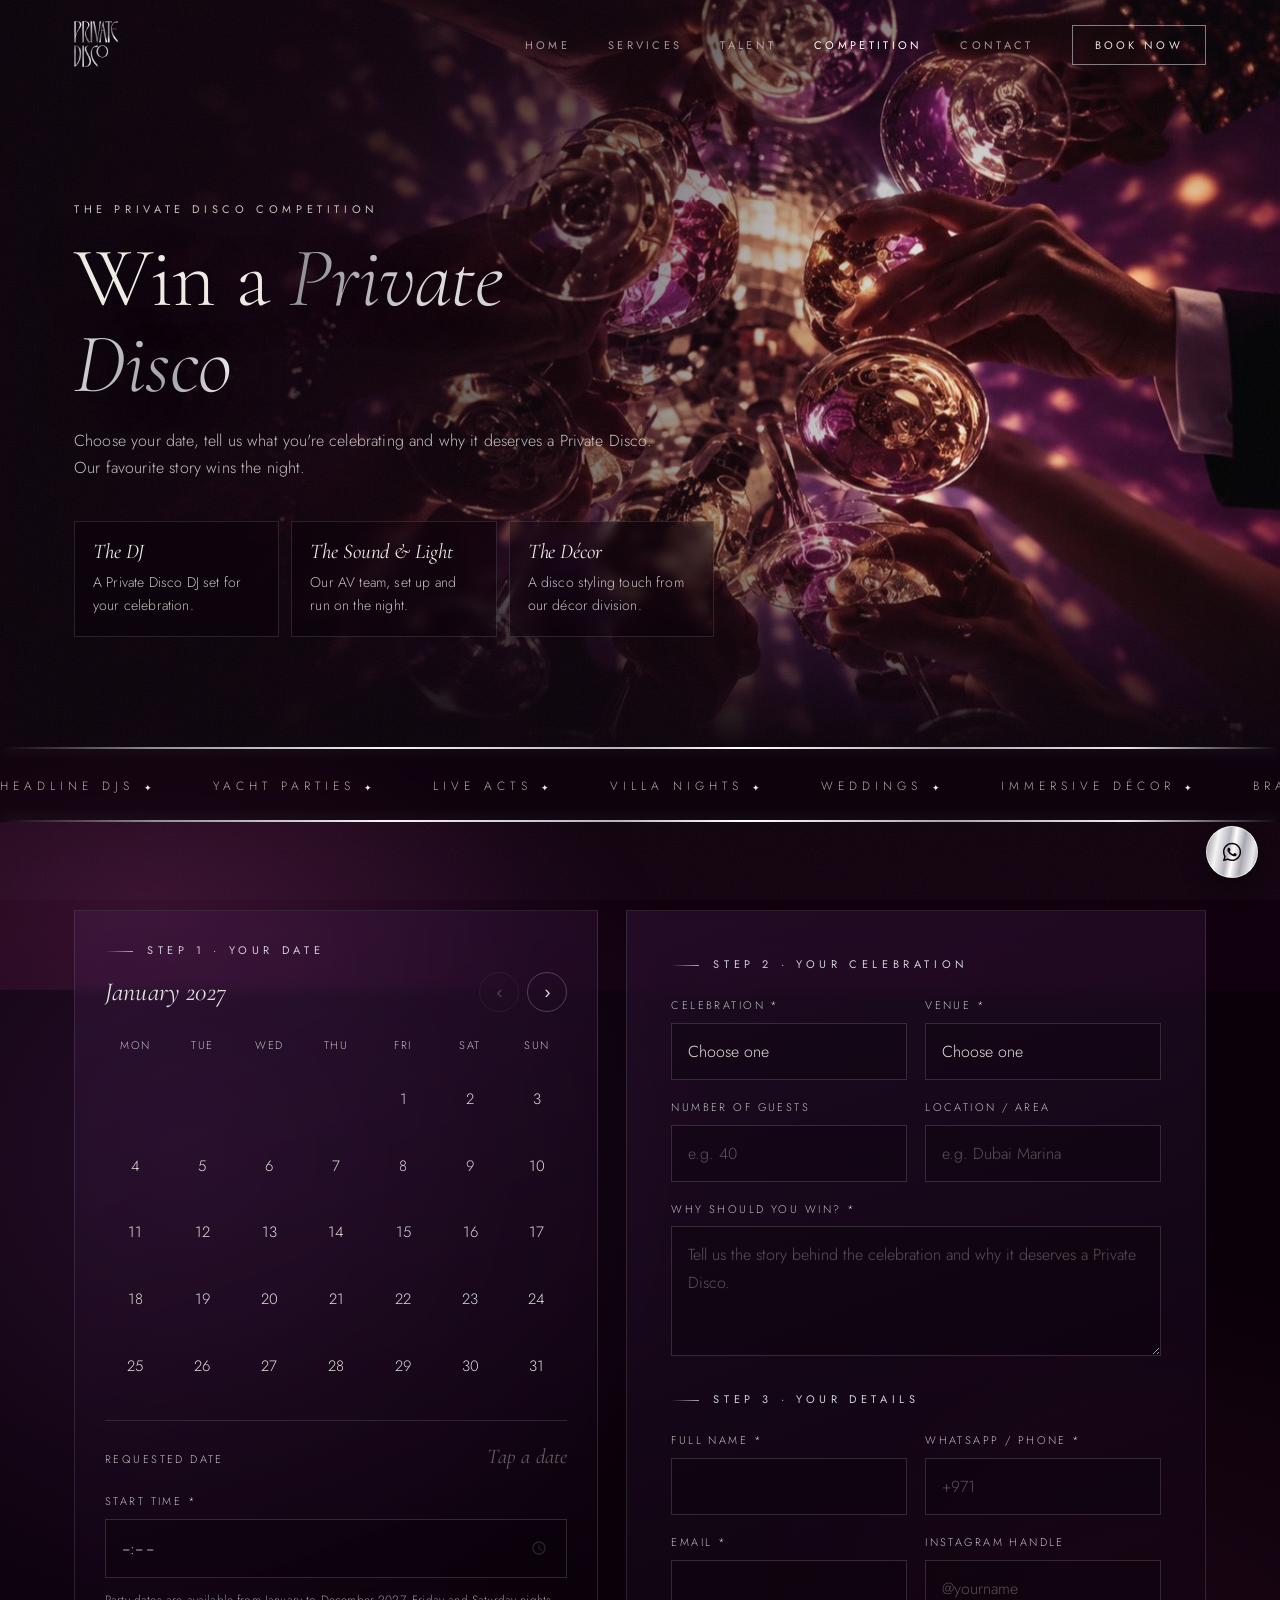
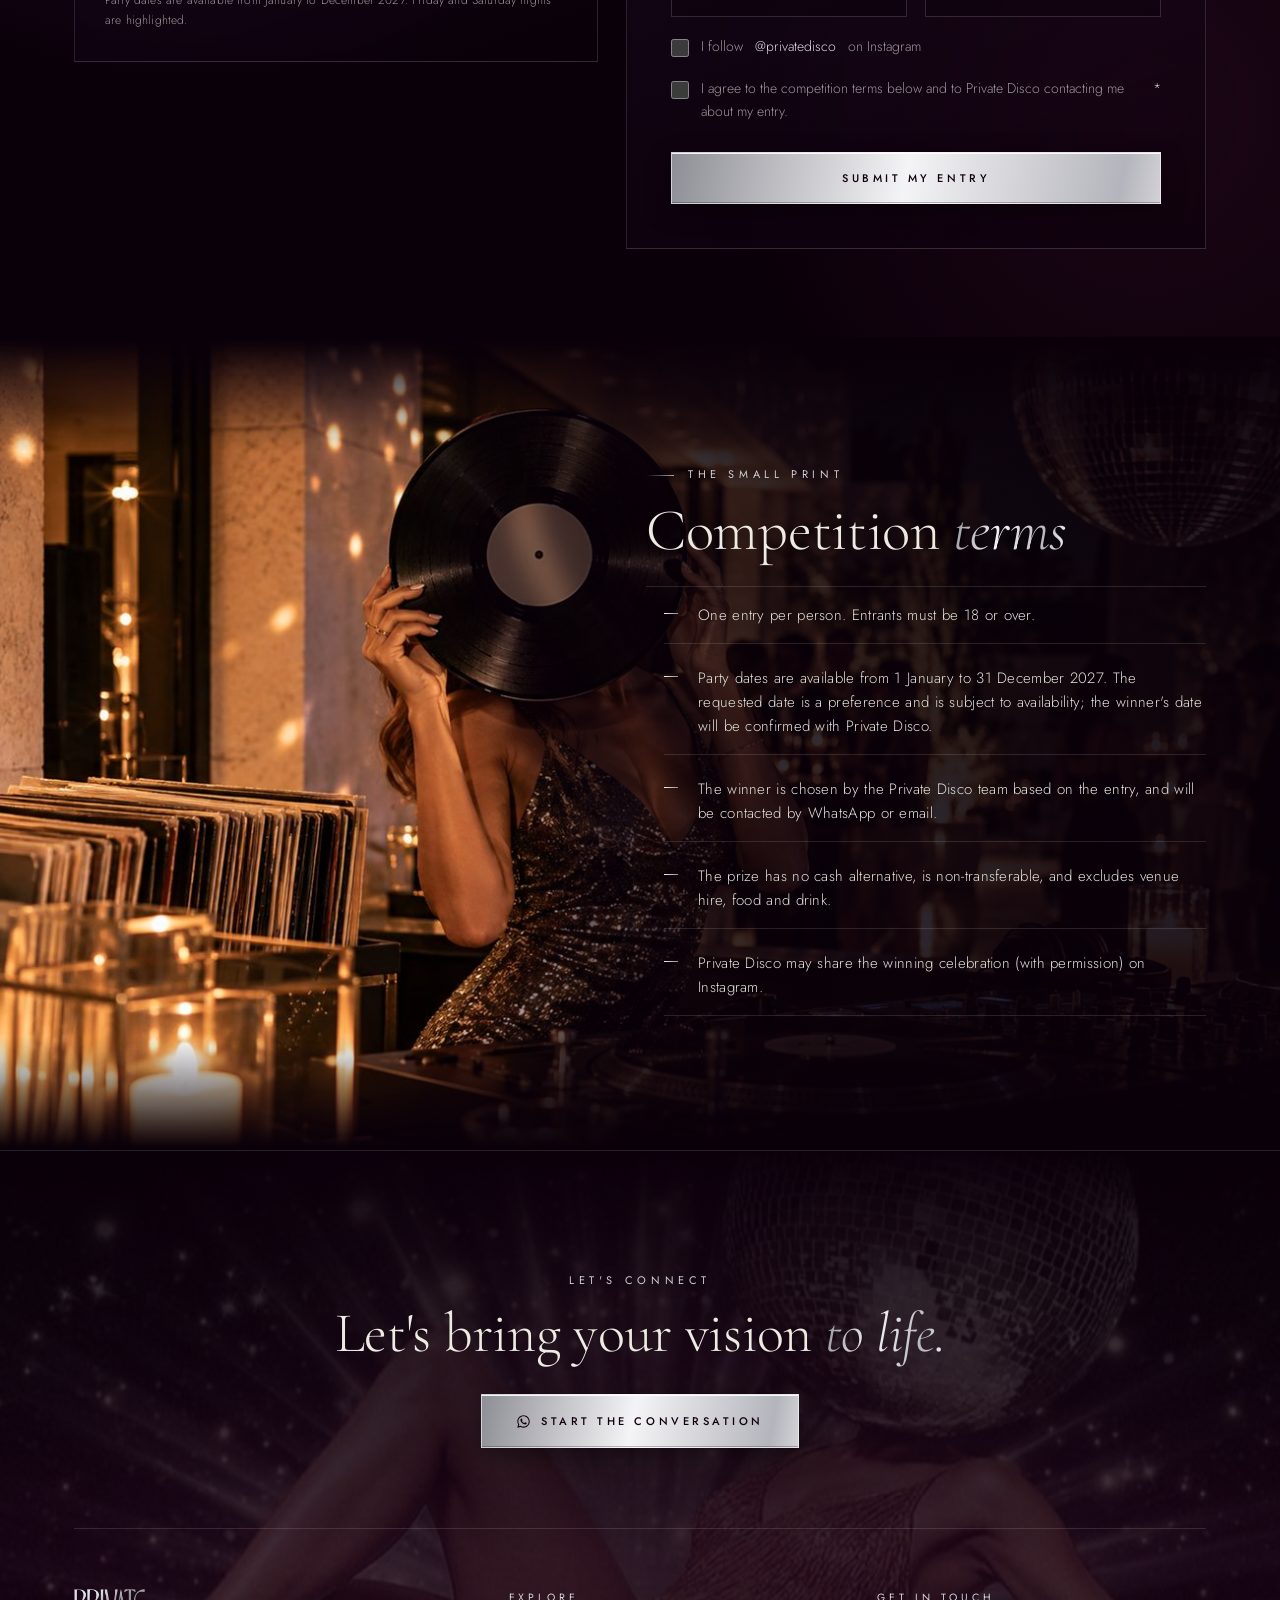
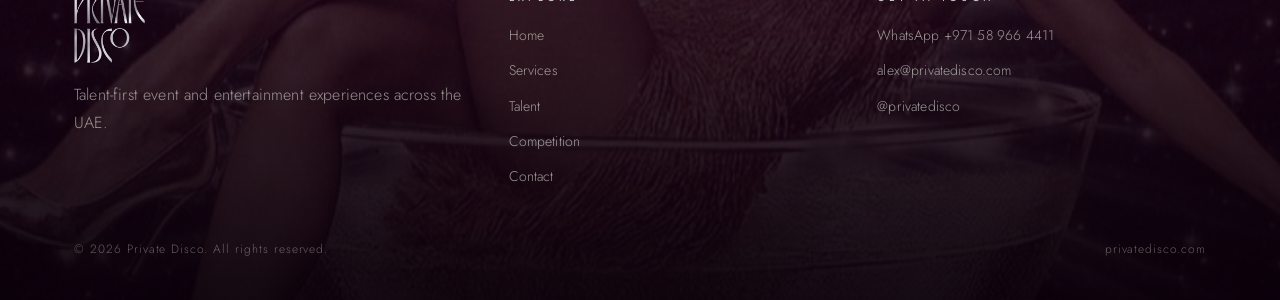
<file: competition.html>
<!doctype html>
<html lang="en">
<head>
<meta charset="utf-8">
<meta name="viewport" content="width=device-width, initial-scale=1">
<title>Win a Private Disco | Party Competition Dubai & UAE</title>
<meta name="description" content="Enter the Private Disco competition: pick your date, tell us what you're celebrating, and you could win a DJ set, sound and lighting, and disco styling for your party in the UAE.">
<link rel="canonical" href="https://privatedisco.com/competition.html">
<meta name="robots" content="index, follow, max-image-preview:large">
<meta property="og:type" content="website">
<meta property="og:site_name" content="Private Disco">
<meta property="og:locale" content="en_AE">
<meta property="og:title" content="Win a Private Disco | Party Competition Dubai & UAE">
<meta property="og:description" content="Enter the Private Disco competition: pick your date, tell us what you're celebrating, and you could win a DJ set, sound and lighting, and disco styling for your party in the UAE.">
<meta property="og:url" content="https://privatedisco.com/competition.html">
<meta property="og:image" content="https://privatedisco.com/assets/og-image.jpg">
<meta property="og:image:width" content="1200">
<meta property="og:image:height" content="630">
<meta name="twitter:card" content="summary_large_image">
<meta name="twitter:title" content="Win a Private Disco | Party Competition Dubai & UAE">
<meta name="twitter:description" content="Enter the Private Disco competition: pick your date, tell us what you're celebrating, and you could win a DJ set, sound and lighting, and disco styling for your party in the UAE.">
<meta name="twitter:image" content="https://privatedisco.com/assets/og-image.jpg">
<link rel="apple-touch-icon" href="assets/icon.png">
<script type="application/ld+json">{"@context": "https://schema.org", "@type": "BreadcrumbList", "itemListElement": [{"@type": "ListItem", "position": 1, "name": "Home", "item": "https://privatedisco.com/"}, {"@type": "ListItem", "position": 2, "name": "Competition", "item": "https://privatedisco.com/competition.html"}]}</script>
<meta name="theme-color" content="#0A000A">
<link rel="icon" href="assets/favicon.png">
<link rel="preconnect" href="https://fonts.googleapis.com"><link rel="preconnect" href="https://fonts.gstatic.com" crossorigin>
<link href="https://fonts.googleapis.com/css2?family=Cormorant+Garamond:ital,wght@0,300;0,400;0,500;1,300;1,400;1,500&family=Jost:wght@300;400;500&display=swap" rel="stylesheet">
<link rel="stylesheet" href="css/style.css?v=20261021121000">
</head>
<body data-page="competition">
<div id="site-header"></div>

<main>
  <div class="page-banner bsplit">
    <div class="banner-bg" style="background-image:url(assets/banners/cheers-competition.jpg);background-position:right center"></div>
    <header class="page-hero wrap">
    <p class="eyebrow">The Private Disco Competition</p>
    <h1>Win a <span class="metal">Private Disco</span></h1>
    <p>Choose your date, tell us what you're celebrating and why it deserves a Private Disco. Our favourite story wins the night.</p>
    <div class="prize wrap" style="padding:0;text-align:left">
      <div><h3>The DJ</h3><p>A Private Disco DJ set for your celebration.</p></div>
      <div><h3>The Sound &amp; Light</h3><p>Our AV team, set up and run on the night.</p></div>
      <div><h3>The Décor</h3><p>A disco styling touch from our décor division.</p></div>
    </div>
  </header>
  </div>

  <section class="wrap tone tone-a">
    <form id="comp-form" novalidate>
      <div class="comp-layout">
        <!-- Calendar -->
        <div class="calendar" id="calendar" aria-label="Choose your event date">
          <p class="eyebrow" style="margin-bottom:10px">Step 1 · Your date</p>
          <div class="cal-head">
            <span class="cal-title" id="cal-title">Month</span>
            <div class="cal-nav">
              <button type="button" id="cal-prev" aria-label="Previous month">‹</button>
              <button type="button" id="cal-next" aria-label="Next month">›</button>
            </div>
          </div>
          <div class="cal-grid" id="cal-grid"></div>
          <div class="cal-picked">
            <span class="label">Requested date</span>
            <strong id="cal-picked" class="none">Tap a date</strong>
          </div>
          <div class="field" style="margin-top:18px">
            <label for="time">Start time <span class="req">*</span></label>
            <input id="time" name="time" type="time" required>
          </div>
          <p class="cal-hint" style="margin-top:12px">Party dates are available from January to December 2027. Friday and Saturday nights are highlighted.</p>
        </div>

        <!-- Details -->
        <div class="form-card">
          <p class="eyebrow" style="margin-bottom:22px">Step 2 · Your celebration</p>
          <div class="form-grid">
            <div class="field">
              <label for="celebration">Celebration <span class="req">*</span></label>
              <select id="celebration" name="celebration" required>
                <option value="">Choose one</option>
                <option>Birthday</option><option>Engagement</option><option>Wedding</option><option>Anniversary</option>
                <option>Bachelor / Bachelorette</option><option>Graduation</option><option>Corporate event</option><option>Just because</option><option>Other</option>
              </select>
            </div>
            <div class="field">
              <label for="venue">Venue <span class="req">*</span></label>
              <select id="venue" name="venue" required>
                <option value="">Choose one</option>
                <option>Yacht</option><option>Villa</option><option>Hotel / venue</option><option>Other</option><option>Not decided yet</option>
              </select>
            </div>
            <div class="field">
              <label for="guests">Number of guests</label>
              <input id="guests" name="guests" type="number" min="1" max="1000" placeholder="e.g. 40">
            </div>
            <div class="field">
              <label for="location">Location / area</label>
              <input id="location" name="location" placeholder="e.g. Dubai Marina">
            </div>
            <div class="field full">
              <label for="why">Why should you win? <span class="req">*</span></label>
              <textarea id="why" name="why" required maxlength="1500" placeholder="Tell us the story behind the celebration and why it deserves a Private Disco."></textarea>
            </div>
          </div>

          <p class="eyebrow" style="margin:34px 0 22px">Step 3 · Your details</p>
          <div class="form-grid">
            <div class="field">
              <label for="name">Full name <span class="req">*</span></label>
              <input id="name" name="name" autocomplete="name" required>
            </div>
            <div class="field">
              <label for="phone">WhatsApp / phone <span class="req">*</span></label>
              <input id="phone" name="phone" type="tel" autocomplete="tel" placeholder="+971" required>
            </div>
            <div class="field">
              <label for="email">Email <span class="req">*</span></label>
              <input id="email" name="email" type="email" autocomplete="email" required>
            </div>
            <div class="field">
              <label for="insta">Instagram handle</label>
              <input id="insta" name="insta" placeholder="@yourname">
            </div>
            <div class="field full">
              <label class="check"><input type="checkbox" id="follow" name="follow"> I follow <a data-ig style="color:var(--brass-2)" data-text="ig">@privatedisco</a> on Instagram</label>
            </div>
            <div class="field full">
              <label class="check"><input type="checkbox" id="terms" name="terms" required> I agree to the competition terms below and to Private Disco contacting me about my entry. <span class="req">*</span></label>
            </div>
          </div>
          <button class="btn btn-metal" type="submit" style="margin-top:28px;width:100%">Submit my entry</button>
          <div class="form-status" id="comp-status" role="status" aria-live="polite"></div>
        </div>
      </div>
    </form>
  </section>

  <section class="terms-flow">
    <div class="tf-faint" style="background-image:url(assets/photos/vinyl-terrace.jpg)" aria-hidden="true"></div>
    <div class="tf-img" role="img" aria-label="Woman holding a vinyl record at a candlelit DJ booth under a mirror ball" style="background-image:url(assets/photos/vinyl-terrace.jpg)"></div>
    <div class="wrap">
      <div class="terms reveal">
        <p class="eyebrow">The small print</p>
        <h2>Competition <span class="metal">terms</span></h2>
        <ul class="ticks">
          <li>One entry per person. Entrants must be 18 or over.</li>
          <li>Party dates are available from 1 January to 31 December 2027. The requested date is a preference and is subject to availability; the winner's date will be confirmed with Private Disco.</li>
          <li>The winner is chosen by the Private Disco team based on the entry, and will be contacted by WhatsApp or email.</li>
          <li>The prize has no cash alternative, is non-transferable, and excludes venue hire, food and drink.</li>
          <li>Private Disco may share the winning celebration (with permission) on Instagram.</li>
        </ul>
      </div>
    </div>
  </section>
</main>

<div id="site-footer"></div>
<script src="js/config.js?v=20261021121000"></script>
<script src="js/main.js?v=20261021121000"></script>
<script src="js/competition.js?v=20261021121000"></script>
</body>
</html>
</file>
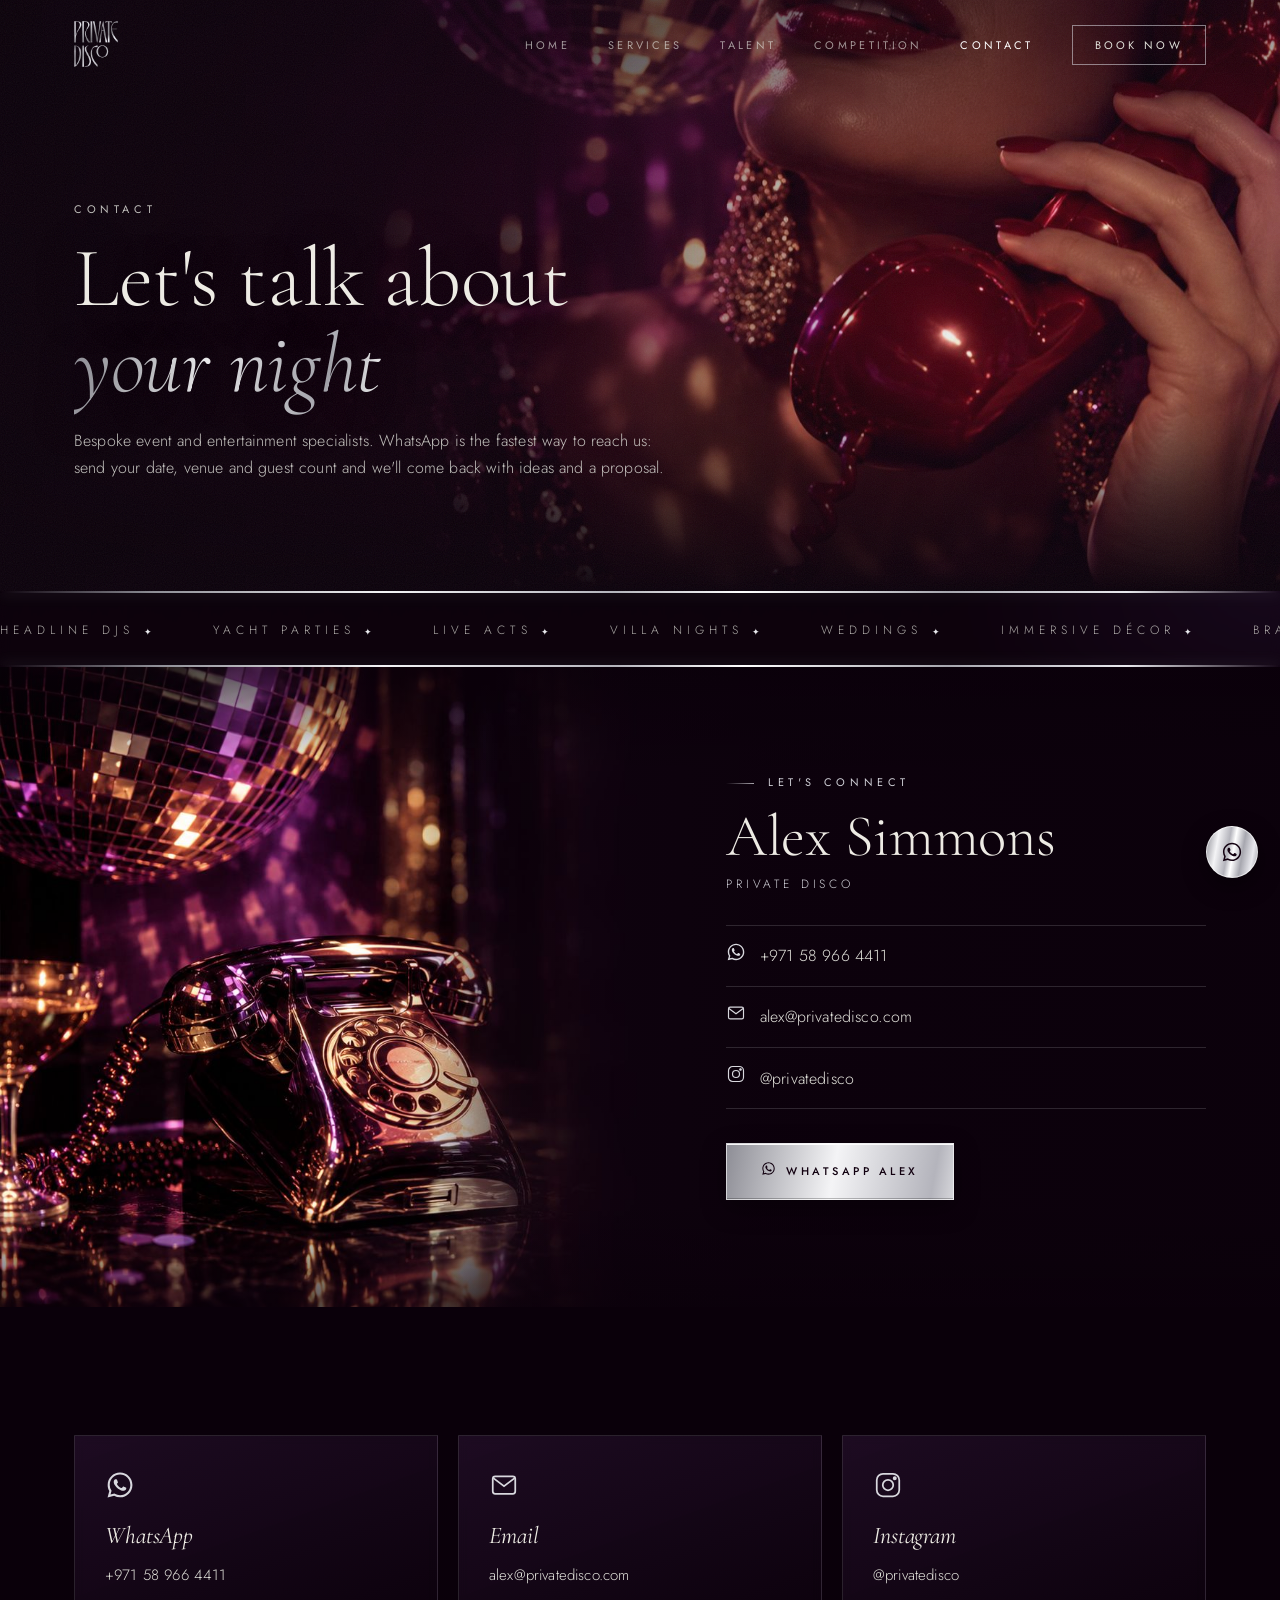
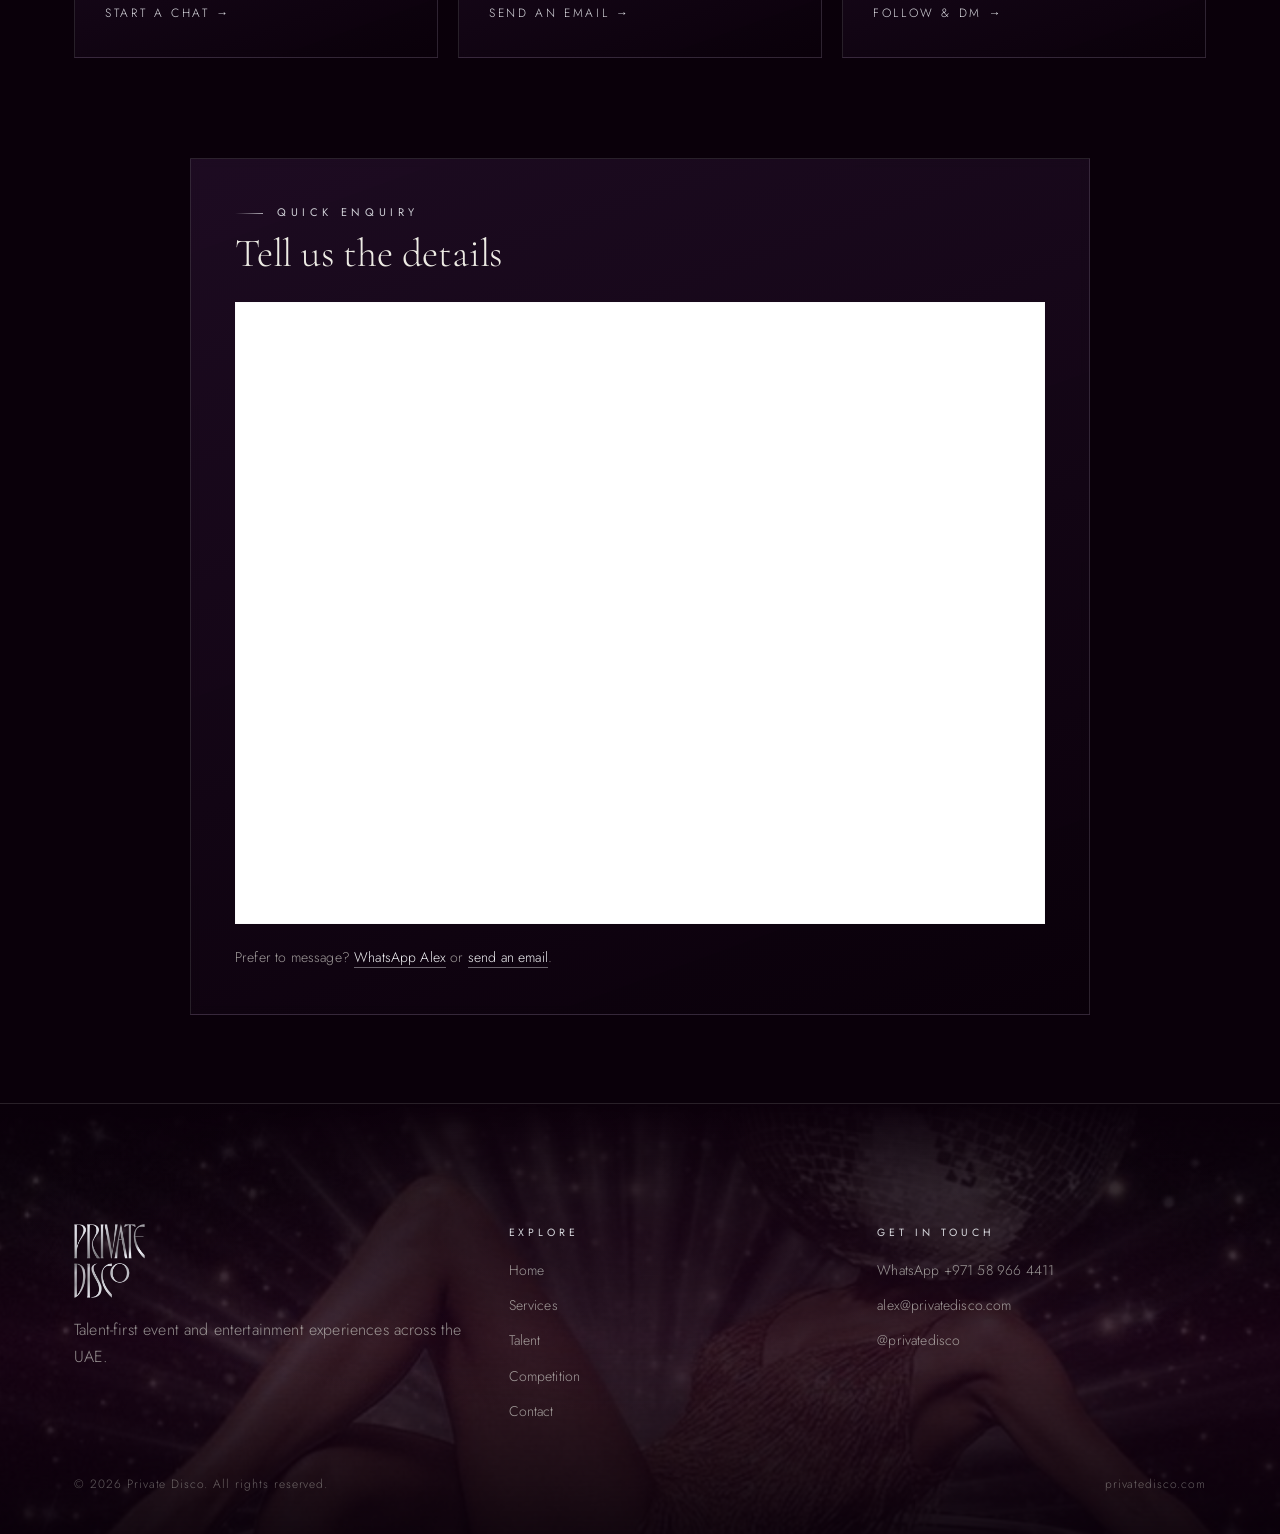
<file: contact.html>
<!doctype html>
<html lang="en">
<head>
<meta charset="utf-8">
<meta name="viewport" content="width=device-width, initial-scale=1">
<title>Contact Private Disco | Book a Party DJ or Event in Dubai</title>
<meta name="description" content="Get in touch with Private Disco to plan your yacht party, villa night, wedding or brand event in Dubai and the UAE. WhatsApp +971 58 966 4411 or email alex@privatedisco.com.">
<link rel="canonical" href="https://privatedisco.com/contact.html">
<meta name="robots" content="index, follow, max-image-preview:large">
<meta property="og:type" content="website">
<meta property="og:site_name" content="Private Disco">
<meta property="og:locale" content="en_AE">
<meta property="og:title" content="Contact Private Disco | Book a Party DJ or Event in Dubai">
<meta property="og:description" content="Get in touch with Private Disco to plan your yacht party, villa night, wedding or brand event in Dubai and the UAE. WhatsApp +971 58 966 4411 or email alex@privatedisco.com.">
<meta property="og:url" content="https://privatedisco.com/contact.html">
<meta property="og:image" content="https://privatedisco.com/assets/og-image.jpg">
<meta property="og:image:width" content="1200">
<meta property="og:image:height" content="630">
<meta name="twitter:card" content="summary_large_image">
<meta name="twitter:title" content="Contact Private Disco | Book a Party DJ or Event in Dubai">
<meta name="twitter:description" content="Get in touch with Private Disco to plan your yacht party, villa night, wedding or brand event in Dubai and the UAE. WhatsApp +971 58 966 4411 or email alex@privatedisco.com.">
<meta name="twitter:image" content="https://privatedisco.com/assets/og-image.jpg">
<link rel="apple-touch-icon" href="assets/icon.png">
<script type="application/ld+json">{"@context": "https://schema.org", "@type": "EntertainmentBusiness", "@id": "https://privatedisco.com/#business", "name": "Private Disco", "description": "Talent-first, full-service event and entertainment company: private DJs, live acts, AV and sound hire, décor and event planning for yachts, villas, weddings and brand celebrations.", "url": "https://privatedisco.com/", "logo": "https://privatedisco.com/assets/logo.png", "image": "https://privatedisco.com/assets/og-image.jpg", "telephone": "+971589664411", "email": "alex@privatedisco.com", "areaServed": [{"@type": "Country", "name": "United Arab Emirates"}, {"@type": "City", "name": "Dubai"}, {"@type": "City", "name": "Abu Dhabi"}], "address": {"@type": "PostalAddress", "addressLocality": "Dubai", "addressCountry": "AE"}, "sameAs": ["https://www.instagram.com/privatedisco/"], "contactPoint": {"@type": "ContactPoint", "telephone": "+971589664411", "contactType": "bookings", "email": "alex@privatedisco.com", "availableLanguage": ["English"]}}</script>
<script type="application/ld+json">{"@context": "https://schema.org", "@type": "BreadcrumbList", "itemListElement": [{"@type": "ListItem", "position": 1, "name": "Home", "item": "https://privatedisco.com/"}, {"@type": "ListItem", "position": 2, "name": "Contact", "item": "https://privatedisco.com/contact.html"}]}</script>
<meta name="theme-color" content="#0A000A">
<link rel="icon" href="assets/favicon.png">
<link rel="preconnect" href="https://fonts.googleapis.com"><link rel="preconnect" href="https://fonts.gstatic.com" crossorigin>
<link href="https://fonts.googleapis.com/css2?family=Cormorant+Garamond:ital,wght@0,300;0,400;0,500;1,300;1,400;1,500&family=Jost:wght@300;400;500&display=swap" rel="stylesheet">
<link rel="stylesheet" href="css/style.css?v=20261021121000">
</head>
<body data-page="contact">
<div id="site-header"></div>

<main>
  <div class="page-banner bsplit">
    <div class="banner-bg" style="background-image:url(assets/banners/red-phone-contact.jpg);background-position:right center"></div>
    <header class="page-hero wrap">
    <p class="eyebrow">Contact</p>
    <h1>Let's talk about <span class="metal">your night</span></h1>
    <p>Bespoke event and entertainment specialists. WhatsApp is the fastest way to reach us: send your date, venue and guest count and we'll come back with ideas and a proposal.</p>
  </header>
  </div>

  <section class="person-flow">
    <div class="pf-bg" role="img" aria-label="Chrome rotary telephone beside a mirror ball and champagne coupe" style="background-image:url(assets/photos/phone-disco.jpg?v=3)"></div>
    <div class="wrap pf-wrap">
      <div class="person-tx reveal">
        <p class="eyebrow">Let's connect</p>
        <h2 data-text="name">Alex Simmons</h2>
        <p class="role">Private Disco</p>
        <ul>
          <li><a data-wa="Hi Alex, I'd like to enquire about an event."><span data-icon="wa"></span><span data-text="wa"></span></a></li>
          <li><a data-mail="Private Disco enquiry"><span data-icon="mail"></span><span data-text="email"></span></a></li>
          <li><a data-ig><span data-icon="ig"></span><span data-text="ig"></span></a></li>
        </ul>
        <div><a class="btn btn-metal" data-wa="Hi Alex, I'd like to enquire about an event."><span data-icon="wa"></span>WhatsApp Alex</a></div>
      </div>
      </div>
  </section>

  <section class="wrap">
    <div class="contact-cards">
      <a class="c-card reveal" data-wa="Hi Private Disco, I'd like to enquire about an event.">
        <span data-icon="wa"></span><h3>WhatsApp</h3><span class="val" data-text="wa"></span><span class="go">Start a chat →</span>
      </a>
      <a class="c-card reveal" data-mail="Private Disco enquiry">
        <span data-icon="mail"></span><h3>Email</h3><span class="val" data-text="email"></span><span class="go">Send an email →</span>
      </a>
      <a class="c-card reveal" data-ig>
        <span data-icon="ig"></span><h3>Instagram</h3><span class="val" data-text="ig"></span><span class="go">Follow &amp; DM →</span>
      </a>
    </div>

    <div class="enquiry-stage">
    <div class="form-card tf-card reveal" id="enquiry-tf" style="max-width:900px;margin:0 auto">
      <p class="eyebrow">Quick enquiry</p>
      <h2 style="margin:10px 0 28px;font-size:clamp(28px,3.4vw,40px)">Tell us the details</h2>
      <div class="tf-slot" data-tf-slot="contact">
        <p class="tf-wait">Loading the enquiry form…</p>
      </div>
      <p class="tf-alt">Prefer to message? <a data-wa="Hi Alex, I'd like to enquire about an event.">WhatsApp Alex</a> or <a data-mail="Private Disco enquiry">send an email</a>.</p>
    </div>
    </div>
  </section>
</main>

<div id="site-footer"></div>
<script src="js/config.js?v=20261021121000"></script>
<script src="js/main.js?v=20261021121000"></script>
</body>
</html>
</file>
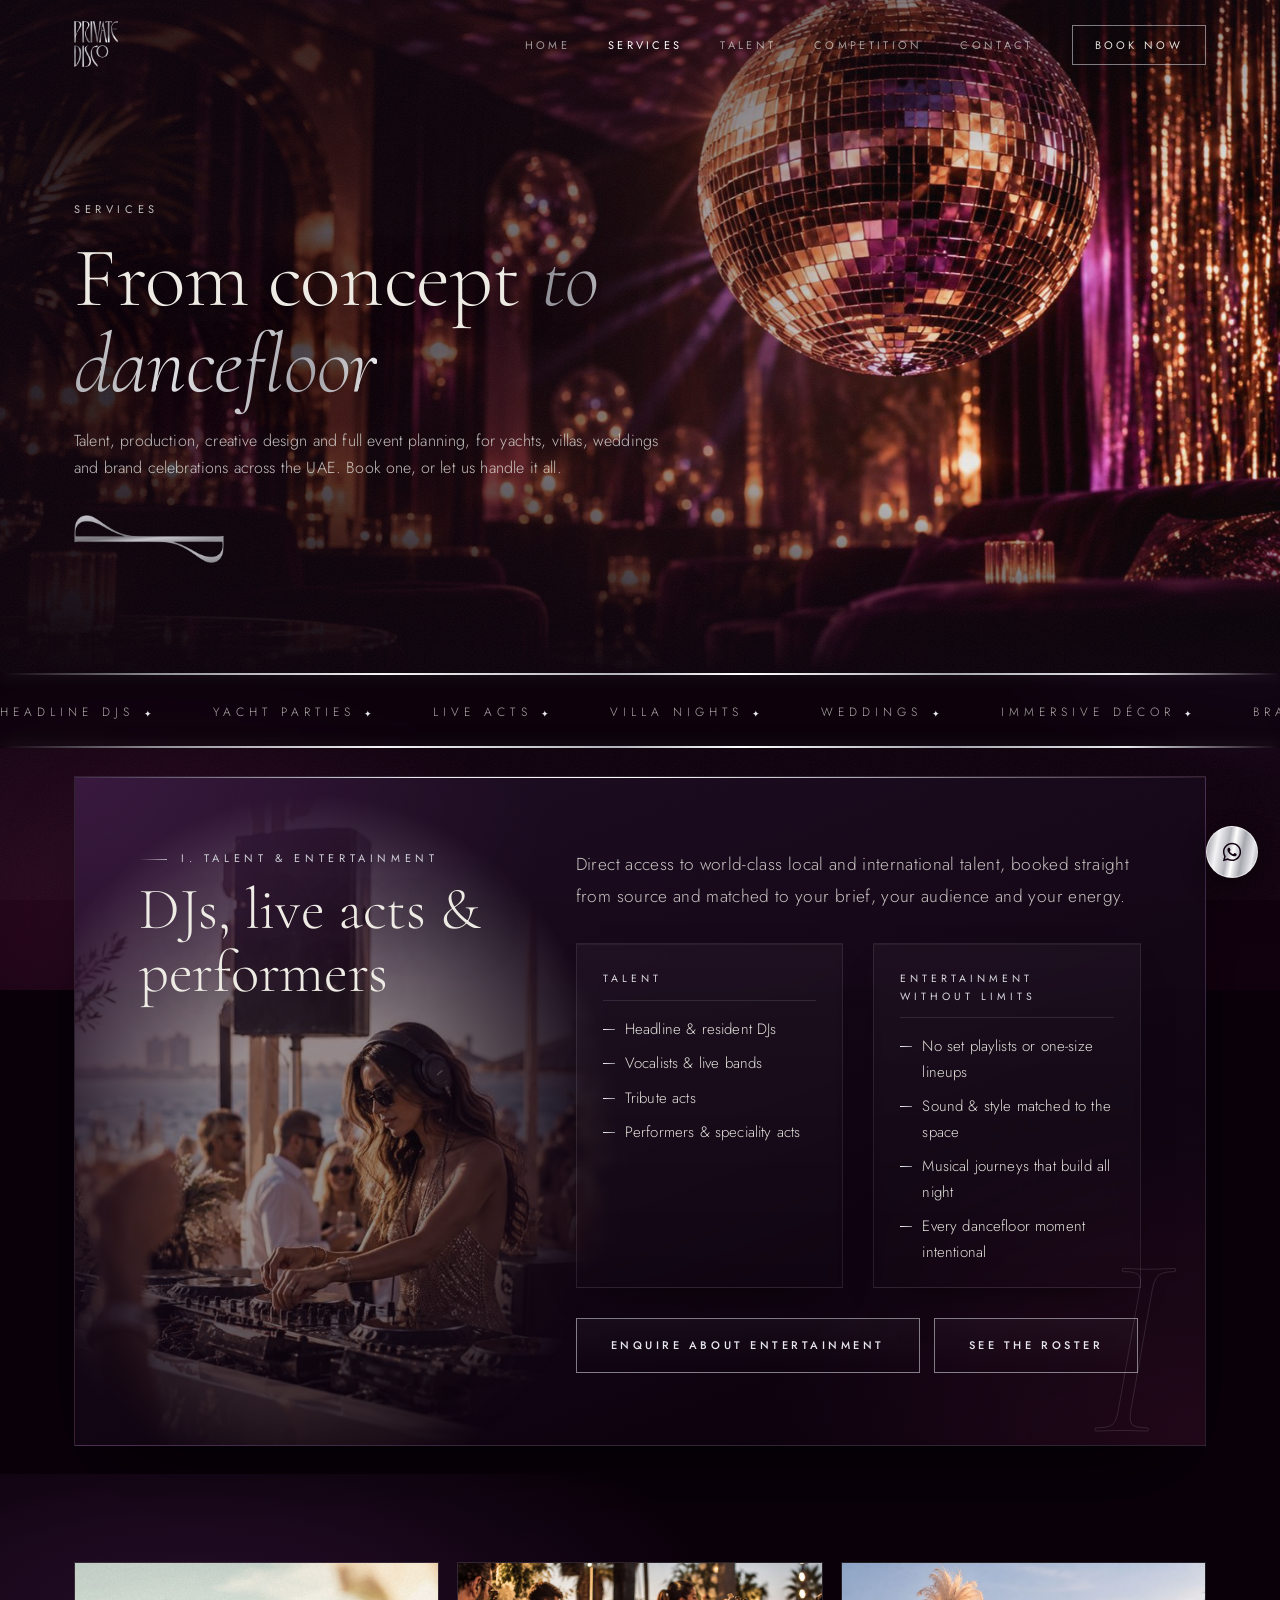
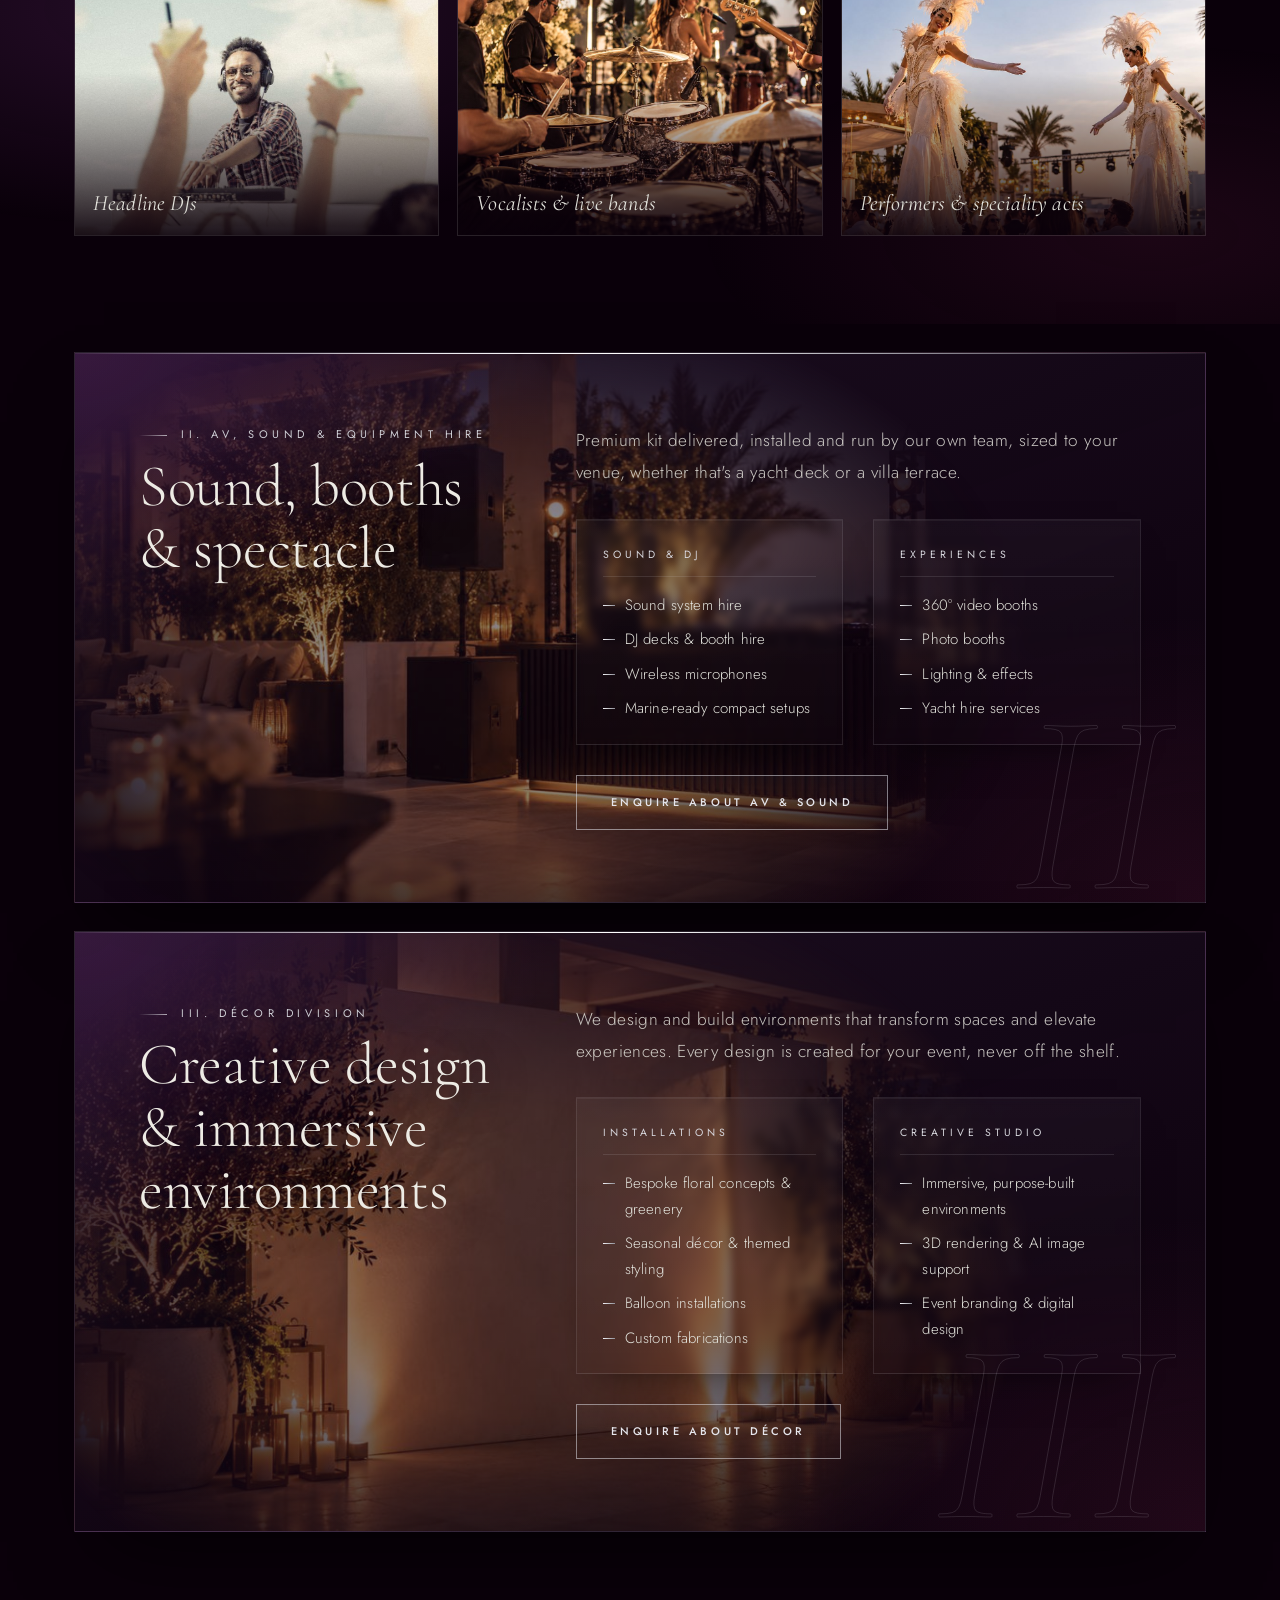
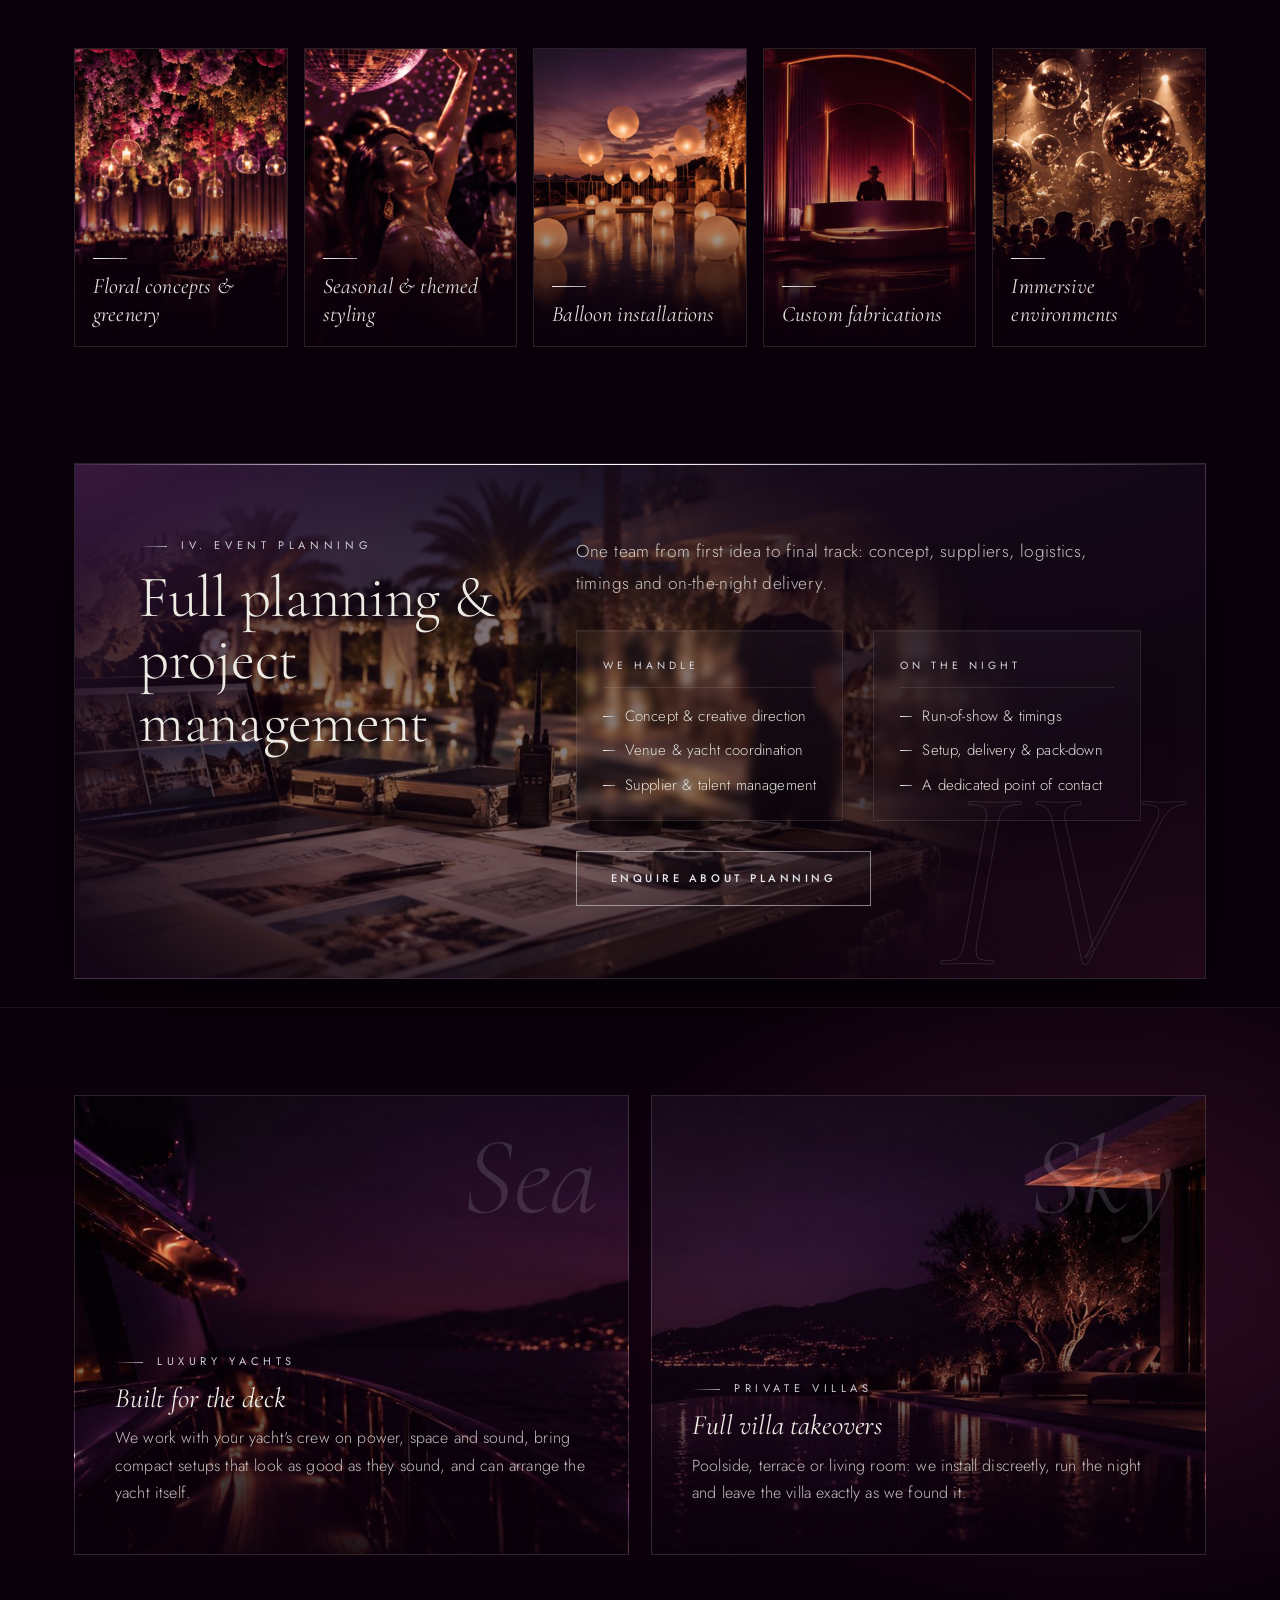
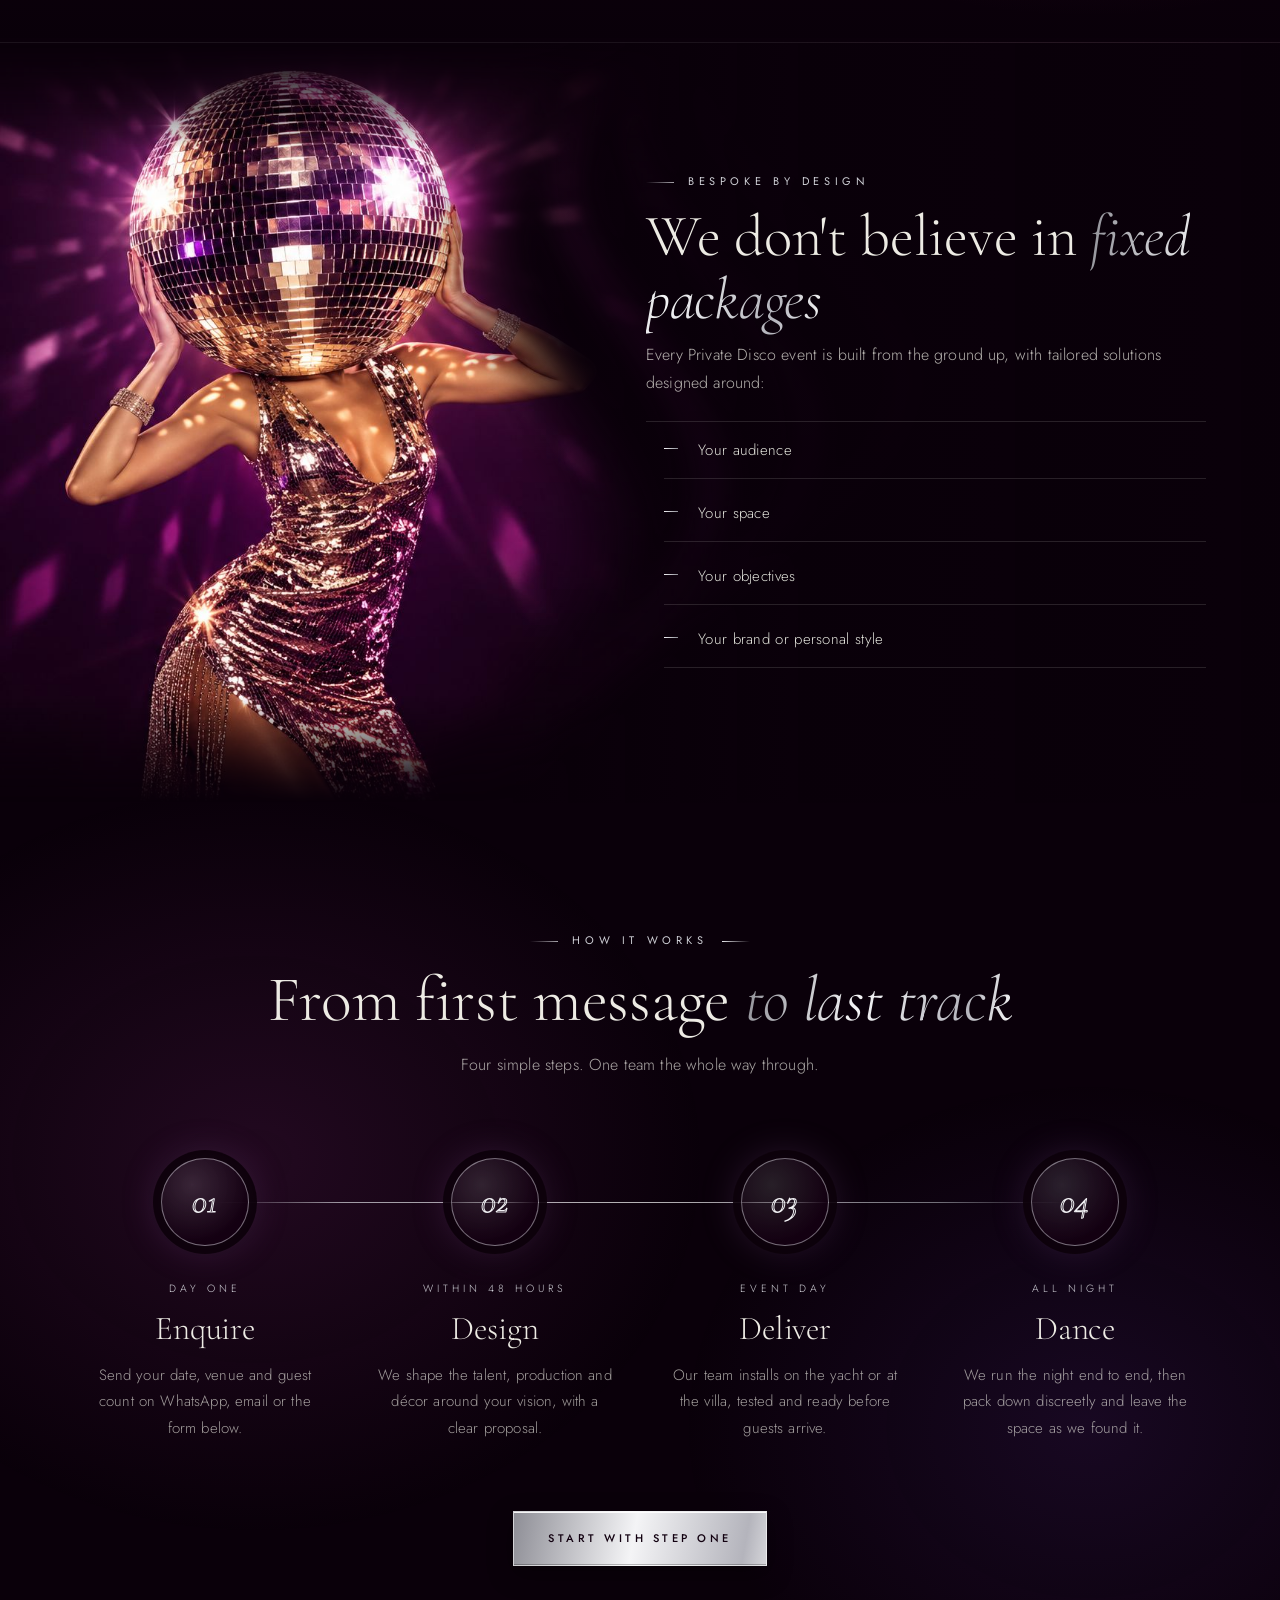
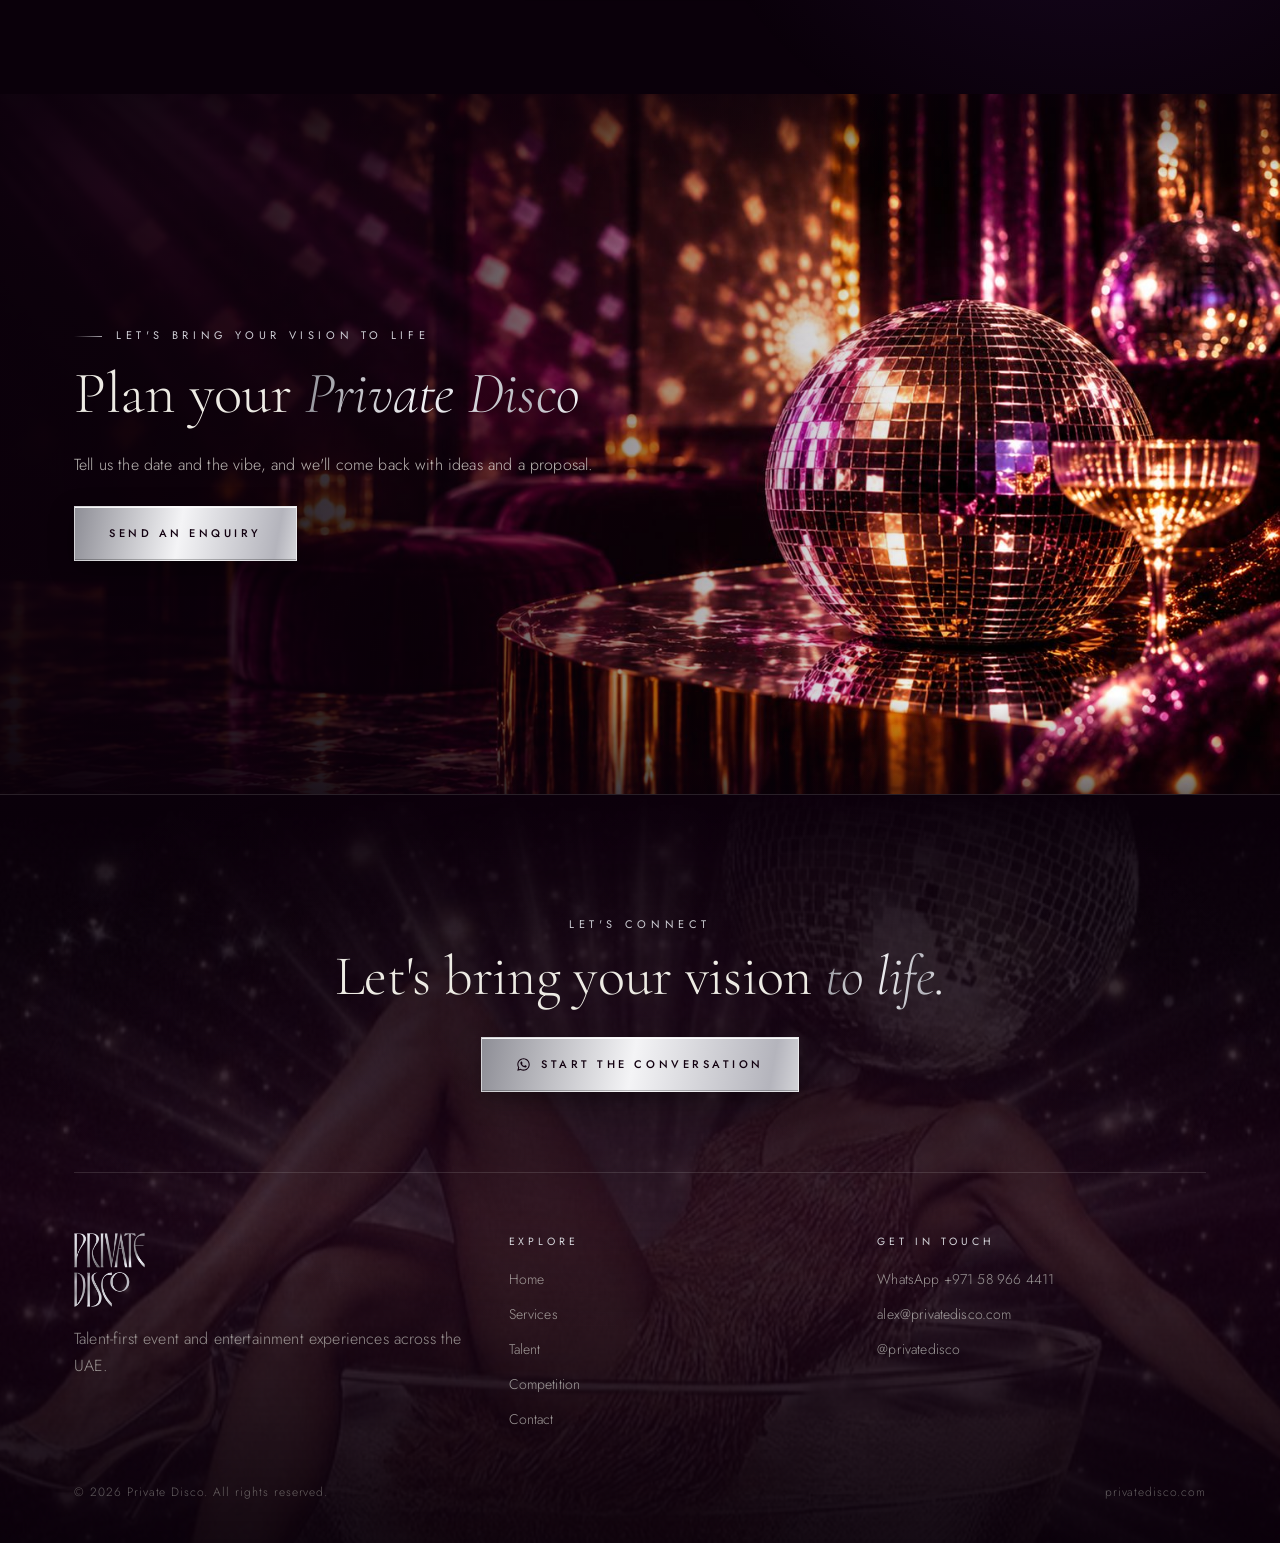
<file: services.html>
<!doctype html>
<html lang="en">
<head>
<meta charset="utf-8">
<meta name="viewport" content="width=device-width, initial-scale=1">
<title>Services | DJ Hire, AV & Sound, Décor & Event Planning in Dubai | Private Disco</title>
<meta name="description" content="DJ and live act booking, AV, sound and equipment hire, 360° booths, décor and venue dressing, floral and balloon installations, event planning and yacht hire across Dubai and the UAE.">
<link rel="canonical" href="https://privatedisco.com/services.html">
<meta name="robots" content="index, follow, max-image-preview:large">
<meta property="og:type" content="website">
<meta property="og:site_name" content="Private Disco">
<meta property="og:locale" content="en_AE">
<meta property="og:title" content="Services | DJ Hire, AV & Sound, Décor & Event Planning in Dubai | Private Disco">
<meta property="og:description" content="DJ and live act booking, AV, sound and equipment hire, 360° booths, décor and venue dressing, floral and balloon installations, event planning and yacht hire across Dubai and the UAE.">
<meta property="og:url" content="https://privatedisco.com/services.html">
<meta property="og:image" content="https://privatedisco.com/assets/og-image.jpg">
<meta property="og:image:width" content="1200">
<meta property="og:image:height" content="630">
<meta name="twitter:card" content="summary_large_image">
<meta name="twitter:title" content="Services | DJ Hire, AV & Sound, Décor & Event Planning in Dubai | Private Disco">
<meta name="twitter:description" content="DJ and live act booking, AV, sound and equipment hire, 360° booths, décor and venue dressing, floral and balloon installations, event planning and yacht hire across Dubai and the UAE.">
<meta name="twitter:image" content="https://privatedisco.com/assets/og-image.jpg">
<link rel="apple-touch-icon" href="assets/icon.png">
<script type="application/ld+json">{"@context": "https://schema.org", "@type": "ItemList", "name": "Private Disco services", "itemListElement": [{"@type": "ListItem", "position": 1, "item": {"@type": "Service", "name": "DJ & live act booking", "provider": {"@id": "https://privatedisco.com/#business"}, "areaServed": "United Arab Emirates"}}, {"@type": "ListItem", "position": 2, "item": {"@type": "Service", "name": "AV, sound & equipment hire", "provider": {"@id": "https://privatedisco.com/#business"}, "areaServed": "United Arab Emirates"}}, {"@type": "ListItem", "position": 3, "item": {"@type": "Service", "name": "360° video & photo booths", "provider": {"@id": "https://privatedisco.com/#business"}, "areaServed": "United Arab Emirates"}}, {"@type": "ListItem", "position": 4, "item": {"@type": "Service", "name": "Décor & venue dressing", "provider": {"@id": "https://privatedisco.com/#business"}, "areaServed": "United Arab Emirates"}}, {"@type": "ListItem", "position": 5, "item": {"@type": "Service", "name": "Floral & balloon installations", "provider": {"@id": "https://privatedisco.com/#business"}, "areaServed": "United Arab Emirates"}}, {"@type": "ListItem", "position": 6, "item": {"@type": "Service", "name": "Event branding & digital design", "provider": {"@id": "https://privatedisco.com/#business"}, "areaServed": "United Arab Emirates"}}, {"@type": "ListItem", "position": 7, "item": {"@type": "Service", "name": "Full event planning", "provider": {"@id": "https://privatedisco.com/#business"}, "areaServed": "United Arab Emirates"}}, {"@type": "ListItem", "position": 8, "item": {"@type": "Service", "name": "Yacht hire", "provider": {"@id": "https://privatedisco.com/#business"}, "areaServed": "United Arab Emirates"}}]}</script>
<script type="application/ld+json">{"@context": "https://schema.org", "@type": "BreadcrumbList", "itemListElement": [{"@type": "ListItem", "position": 1, "name": "Home", "item": "https://privatedisco.com/"}, {"@type": "ListItem", "position": 2, "name": "Services", "item": "https://privatedisco.com/services.html"}]}</script>
<meta name="theme-color" content="#0A000A">
<link rel="icon" href="assets/favicon.png">
<link rel="preconnect" href="https://fonts.googleapis.com"><link rel="preconnect" href="https://fonts.gstatic.com" crossorigin>
<link href="https://fonts.googleapis.com/css2?family=Cormorant+Garamond:ital,wght@0,300;0,400;0,500;1,300;1,400;1,500&family=Jost:wght@300;400;500&display=swap" rel="stylesheet">
<link rel="stylesheet" href="css/style.css?v=20261021121000">
</head>
<body data-page="services">
<div id="site-header"></div>

<main>
  <div class="page-banner bsplit">
    <div class="banner-bg" style="background-image:url(assets/banners/disco-lounge-services.jpg);background-position:75% 35%"></div>
    <header class="page-hero wrap">
    <p class="eyebrow">Services</p>
    <h1>From concept <span class="metal">to dancefloor</span></h1>
    <p>Talent, production, creative design and full event planning, for yachts, villas, weddings and brand celebrations across the UAE. Book one, or let us handle it all.</p>
    <img class="icon-rule" src="assets/icon.png" alt="" width="426" height="134">
  </header>
  </div>

  <div class="wrap">
    <section class="detail reveal has-photo" id="dj" data-num="I">
      <div class="detail-photo" style="background-image:url(assets/services/djs-live.jpg)" aria-hidden="true"></div>
      <div><p class="eyebrow">I. Talent &amp; Entertainment</p><h2>DJs, live acts &amp; performers</h2></div>
      <div>
        <p class="lead">Direct access to world-class local and international talent, booked straight from source and matched to your brief, your audience and your energy.</p>
        <div class="cols">
          <div><h4>Talent</h4><ul><li>Headline &amp; resident DJs</li><li>Vocalists &amp; live bands</li><li>Tribute acts</li><li>Performers &amp; speciality acts</li></ul></div>
          <div><h4>Entertainment without limits</h4><ul><li>No set playlists or one-size lineups</li><li>Sound &amp; style matched to the space</li><li>Musical journeys that build all night</li><li>Every dancefloor moment intentional</li></ul></div>
        </div>
        <div class="detail-actions"><a class="btn btn-ghost enq-btn" href="contact.html#enquiry-tf">Enquire about entertainment</a><a class="btn btn-ghost" href="talent.html">See the roster</a></div>
      </div>
    </section>
  </div>

  <section class="wrap tone tone-a">
    <div class="trio">
      <div class="card reveal"><img src="assets/photos/headline-djs.jpg" alt="Headline DJ performing" loading="lazy"><span>Headline DJs</span></div>
      <div class="card reveal"><img src="assets/photos/live-bands.jpg?v=2" alt="Live band with vocalist on stage" loading="lazy"><span>Vocalists &amp; live bands</span></div>
      <div class="card reveal"><img src="assets/photos/performers.jpg?v=2" alt="Stilt walkers in feathered costumes" loading="lazy"><span>Performers &amp; speciality acts</span></div>
    </div>
  </section>

  <div class="wrap">
    <section class="detail reveal has-photo" id="av" data-num="II">
      <div class="detail-photo" style="background-image:url(assets/services/av-terrace.jpg);background-position:center 60%" aria-hidden="true"></div>
      <div><p class="eyebrow">II. AV, Sound &amp; Equipment Hire</p><h2>Sound, booths &amp; spectacle</h2></div>
      <div>
        <p class="lead">Premium kit delivered, installed and run by our own team, sized to your venue, whether that's a yacht deck or a villa terrace.</p>
        <div class="cols">
          <div><h4>Sound &amp; DJ</h4><ul><li>Sound system hire</li><li>DJ decks &amp; booth hire</li><li>Wireless microphones</li><li>Marine-ready compact setups</li></ul></div>
          <div><h4>Experiences</h4><ul><li>360° video booths</li><li>Photo booths</li><li>Lighting &amp; effects</li><li>Yacht hire services</li></ul></div>
        </div>
        <div class="detail-actions"><a class="btn btn-ghost enq-btn" href="contact.html#enquiry-tf">Enquire about AV &amp; sound</a></div>
      </div>
    </section>

    <section class="detail reveal has-photo" id="decor" data-num="III">
      <div class="detail-photo" style="background-image:url(assets/services/decor-terrace.jpg)" aria-hidden="true"></div>
      <div><p class="eyebrow">III. Décor Division</p><h2>Creative design &amp; immersive environments</h2></div>
      <div>
        <p class="lead">We design and build environments that transform spaces and elevate experiences. Every design is created for your event, never off the shelf.</p>
        <div class="cols">
          <div><h4>Installations</h4><ul><li>Bespoke floral concepts &amp; greenery</li><li>Seasonal décor &amp; themed styling</li><li>Balloon installations</li><li>Custom fabrications</li></ul></div>
          <div><h4>Creative studio</h4><ul><li>Immersive, purpose-built environments</li><li>3D rendering &amp; AI image support</li><li>Event branding &amp; digital design</li></ul></div>
        </div>
        <div class="detail-actions"><a class="btn btn-ghost enq-btn" href="contact.html#enquiry-tf">Enquire about décor</a></div>
      </div>
    </section>
  </div>

  <section class="wrap">
    <div class="cards">
      <div class="card reveal"><img src="assets/design/floral.jpg?v=2" alt="Floral concept and greenery styling" loading="lazy"><span>Floral concepts &amp; greenery</span></div>
      <div class="card reveal"><img src="assets/design/seasonal.jpg?v=2" alt="Guests dancing under a mirror ball at a themed party" loading="lazy"><span>Seasonal &amp; themed styling</span></div>
      <div class="card reveal"><img src="assets/design/balloon.jpg?v=2" alt="Glowing balloon installation over a pool at dusk" loading="lazy"><span>Balloon installations</span></div>
      <div class="card reveal"><img src="assets/design/fabrication.jpg?v=2" alt="Custom-built DJ booth and stage set" loading="lazy"><span>Custom fabrications</span></div>
      <div class="card reveal"><img src="assets/design/immersive.jpg?v=2" alt="Immersive event environment" loading="lazy"><span>Immersive environments</span></div>
    </div>
  </section>

  <div class="wrap">
    <section class="detail reveal has-photo" id="planning" data-num="IV">
      <div class="detail-photo" style="background-image:url(assets/services/planning-setup.jpg)" aria-hidden="true"></div>
      <div><p class="eyebrow">IV. Event Planning</p><h2>Full planning &amp; project management</h2></div>
      <div>
        <p class="lead">One team from first idea to final track: concept, suppliers, logistics, timings and on-the-night delivery.</p>
        <div class="cols">
          <div><h4>We handle</h4><ul><li>Concept &amp; creative direction</li><li>Venue &amp; yacht coordination</li><li>Supplier &amp; talent management</li></ul></div>
          <div><h4>On the night</h4><ul><li>Run-of-show &amp; timings</li><li>Setup, delivery &amp; pack-down</li><li>A dedicated point of contact</li></ul></div>
        </div>
        <div class="detail-actions"><a class="btn btn-ghost enq-btn" href="contact.html#enquiry-tf">Enquire about planning</a></div>
      </div>
    </section>
  </div>

  <section class="wrap tone tone-b">
    <div class="venues">
      <div class="venue yacht reveal" id="yachts">
        <span class="big">Sea</span>
        <p class="eyebrow">Luxury yachts</p>
        <h3>Built for the deck</h3>
        <p>We work with your yacht's crew on power, space and sound, bring compact setups that look as good as they sound, and can arrange the yacht itself.</p>
      </div>
      <div class="venue villa reveal" id="villas">
        <span class="big">Sky</span>
        <p class="eyebrow">Private villas</p>
        <h3>Full villa takeovers</h3>
        <p>Poolside, terrace or living room: we install discreetly, run the night and leave the villa exactly as we found it.</p>
      </div>
    </div>
  </section>

  <section class="terms-flow bespoke-flow">
    <div class="tf-img" role="img" aria-label="Dancer in a gold sequin dress with a mirror ball for a head" style="background-image:url(assets/photos/discoball-head.jpg)"></div>
    <div class="wrap">
      <div class="terms reveal">
        <p class="eyebrow">Bespoke by design</p>
        <h2>We don't believe in <span class="metal">fixed packages</span></h2>
        <p>Every Private Disco event is built from the ground up, with tailored solutions designed around:</p>
        <ul class="ticks">
          <li>Your audience</li>
          <li>Your space</li>
          <li>Your objectives</li>
          <li>Your brand or personal style</li>
        </ul>
      </div>
    </div>
  </section>

  <section class="how-flow">
    <div class="wrap">
      <div class="hw-head reveal">
        <p class="eyebrow">How it works</p>
        <h2>From first message <span class="metal">to last track</span></h2>
        <p>Four simple steps. One team the whole way through.</p>
      </div>
      <ol class="hw-line">
      <li class="hw-step reveal">
        <span class="hw-node"><span>01</span></span>
        <p class="hw-when">Day one</p>
        <h3>Enquire</h3>
        <p>Send your date, venue and guest count on WhatsApp, email or the form below.</p>
      </li>
      <li class="hw-step reveal">
        <span class="hw-node"><span>02</span></span>
        <p class="hw-when">Within 48 hours</p>
        <h3>Design</h3>
        <p>We shape the talent, production and décor around your vision, with a clear proposal.</p>
      </li>
      <li class="hw-step reveal">
        <span class="hw-node"><span>03</span></span>
        <p class="hw-when">Event day</p>
        <h3>Deliver</h3>
        <p>Our team installs on the yacht or at the villa, tested and ready before guests arrive.</p>
      </li>
      <li class="hw-step reveal">
        <span class="hw-node"><span>04</span></span>
        <p class="hw-when">All night</p>
        <h3>Dance</h3>
        <p>We run the night end to end, then pack down discreetly and leave the space as we found it.</p>
      </li>
      </ol>
      <div class="hw-cta reveal"><a class="btn btn-metal" href="contact.html#enquiry-tf">Start with step one</a></div>
    </div>
  </section>


  <section class="who-flow comp-flow plan-flow">
    <div class="cf-bg" role="img" aria-label="Mirror ball and champagne coupe in a velvet disco lounge" style="background-image:url(assets/banners/disco-plan-band.jpg)"></div>
    <div class="wrap wf-wrap">
      <div class="wf-text reveal">
        <p class="eyebrow">Let's bring your vision to life</p>
        <h2>Plan your <span class="metal">Private Disco</span></h2>
        <p>Tell us the date and the vibe, and we'll come back with ideas and a proposal.</p>
        <div class="hero-actions" style="margin-top:28px">
          <a class="btn btn-metal" href="contact.html#enquiry-tf">Send an enquiry</a>
        </div>
      </div>
    </div>
  </section>
</main>

<div id="site-footer"></div>
<script src="js/config.js?v=20261021121000"></script>
<script src="js/main.js?v=20261021121000"></script>
</body>
</html>
</file>
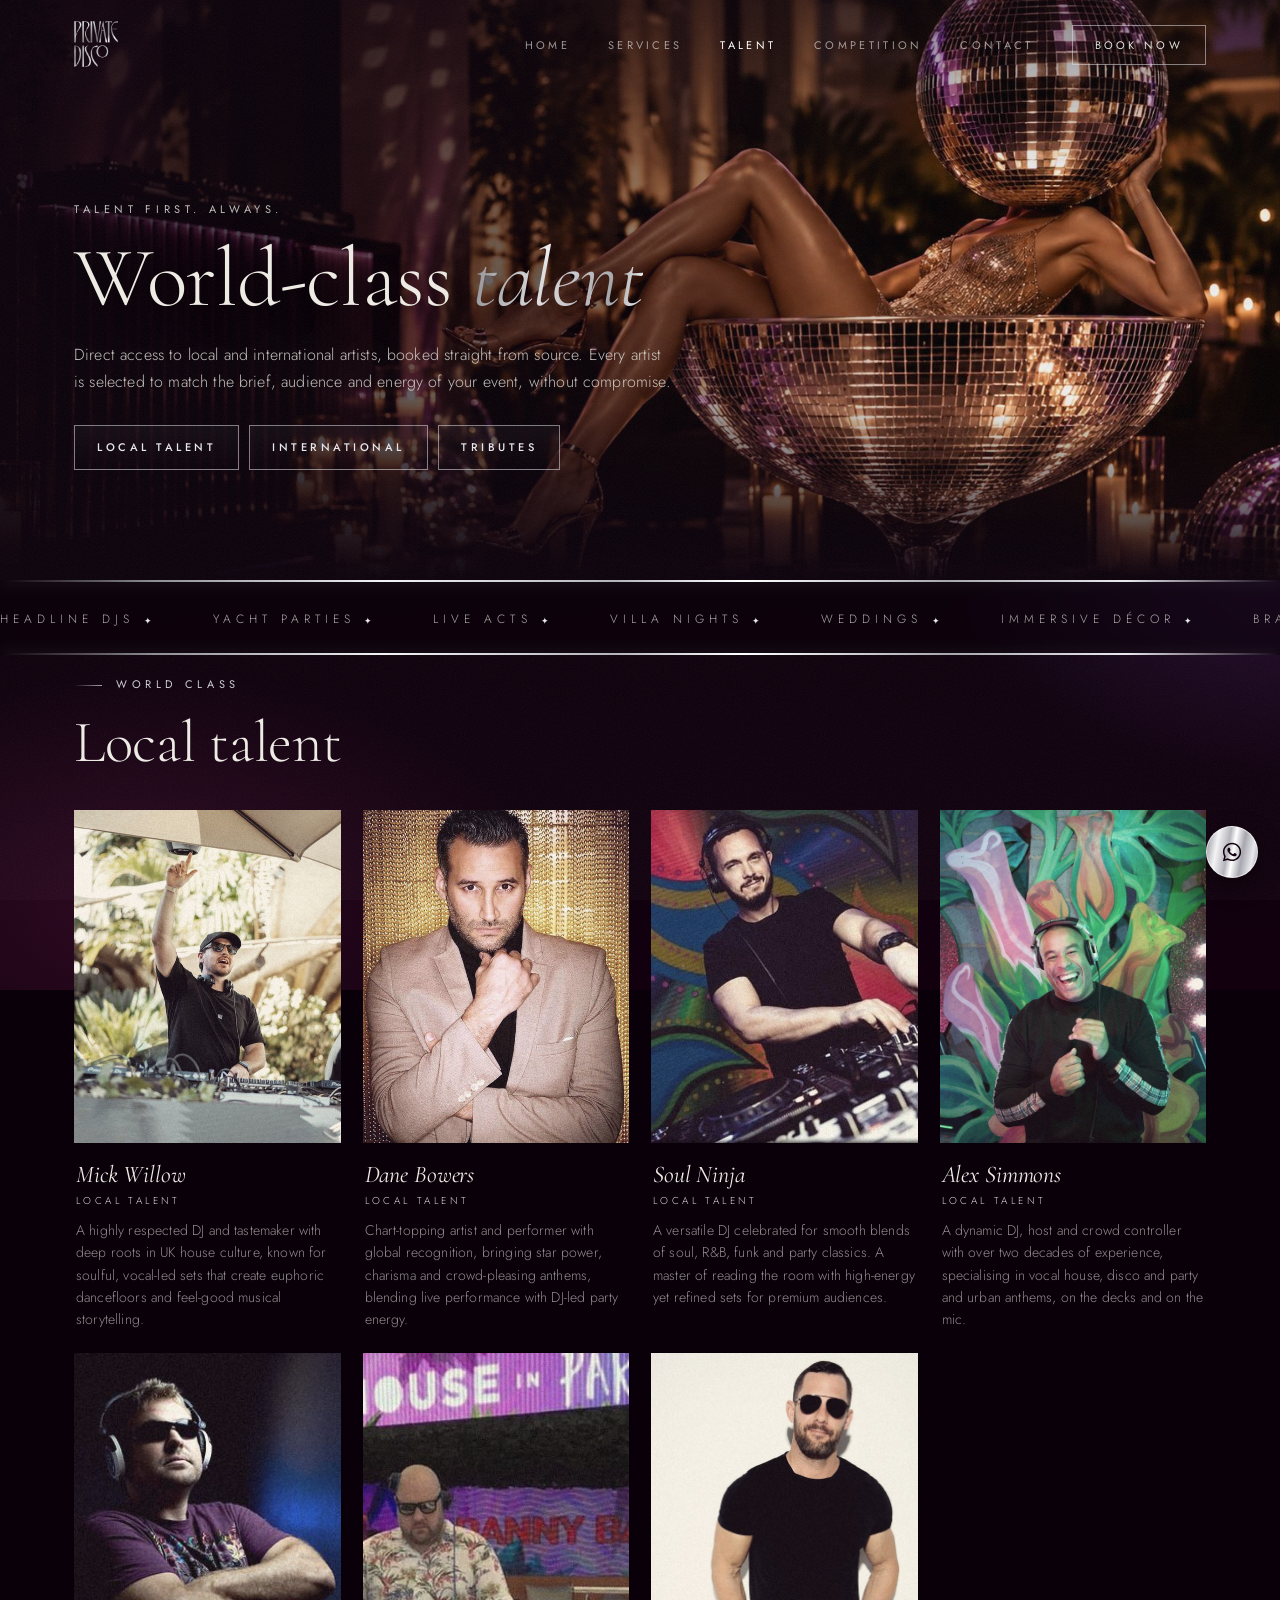
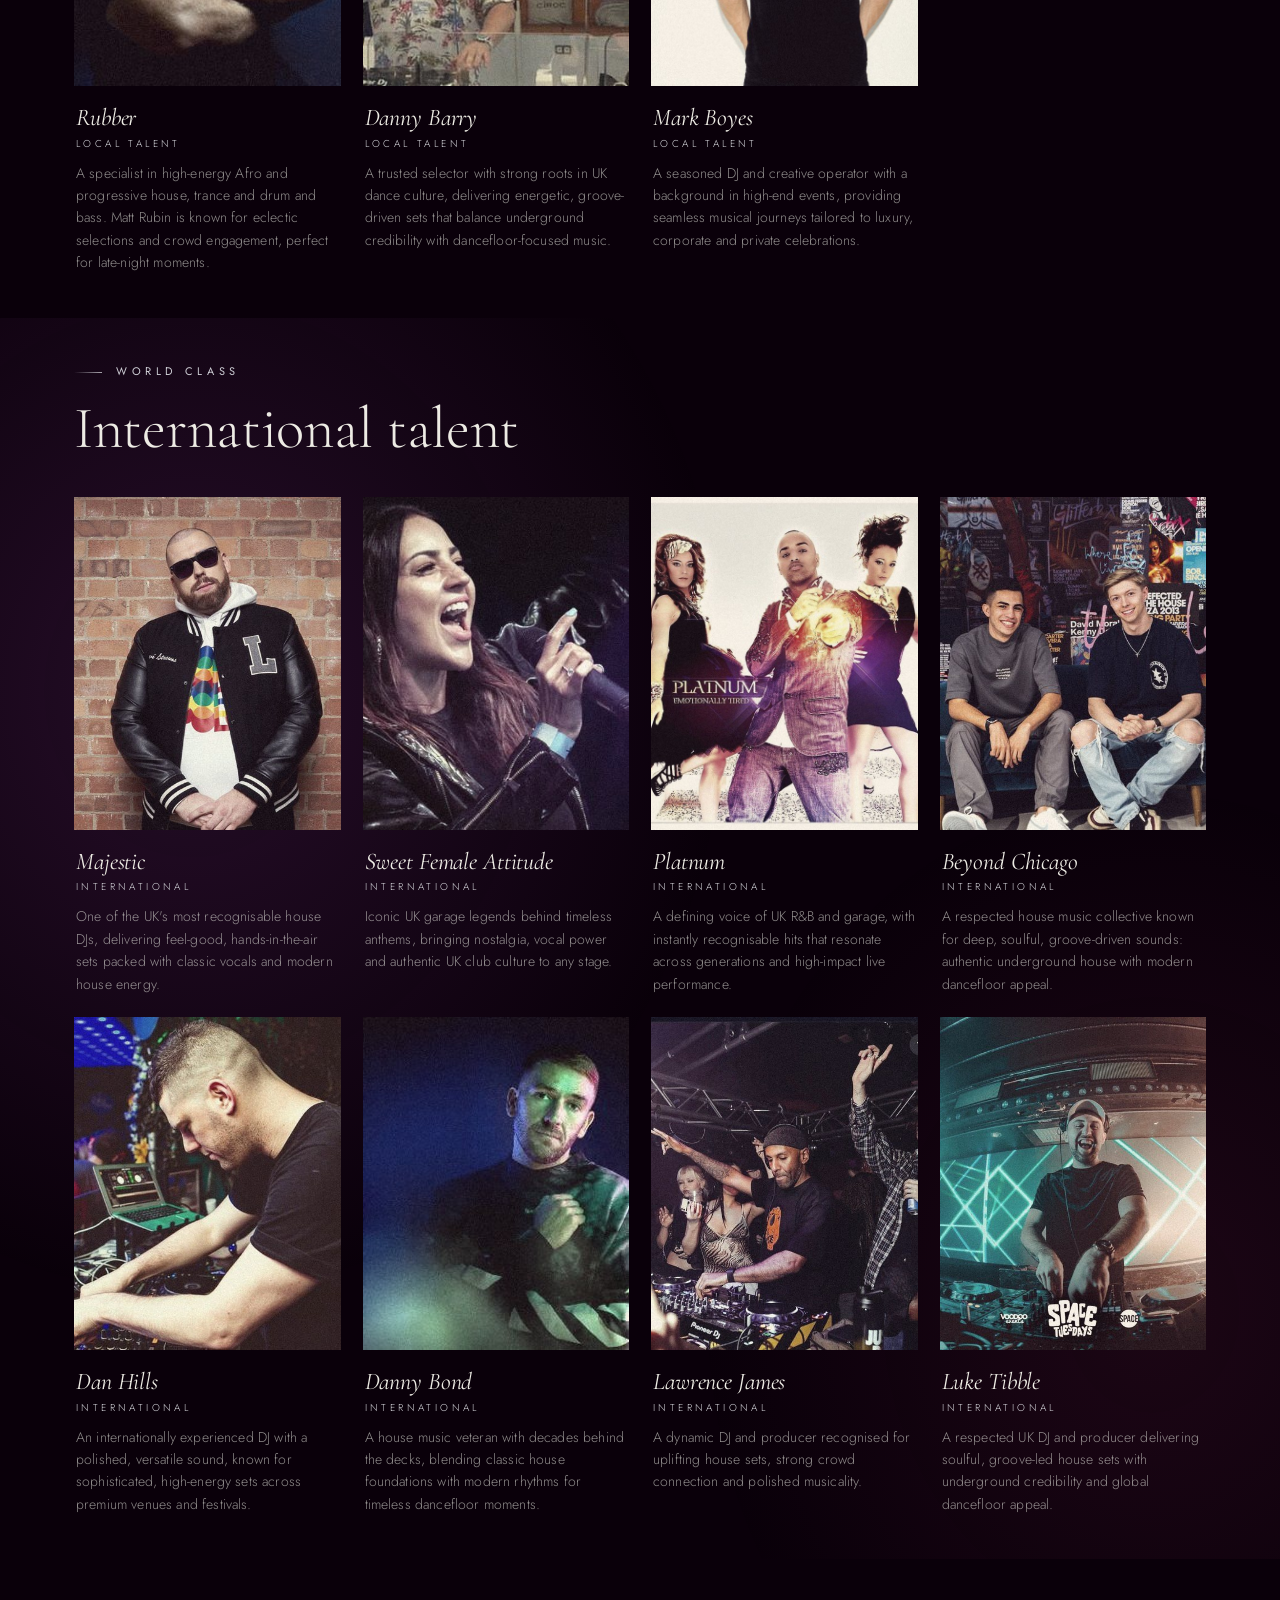
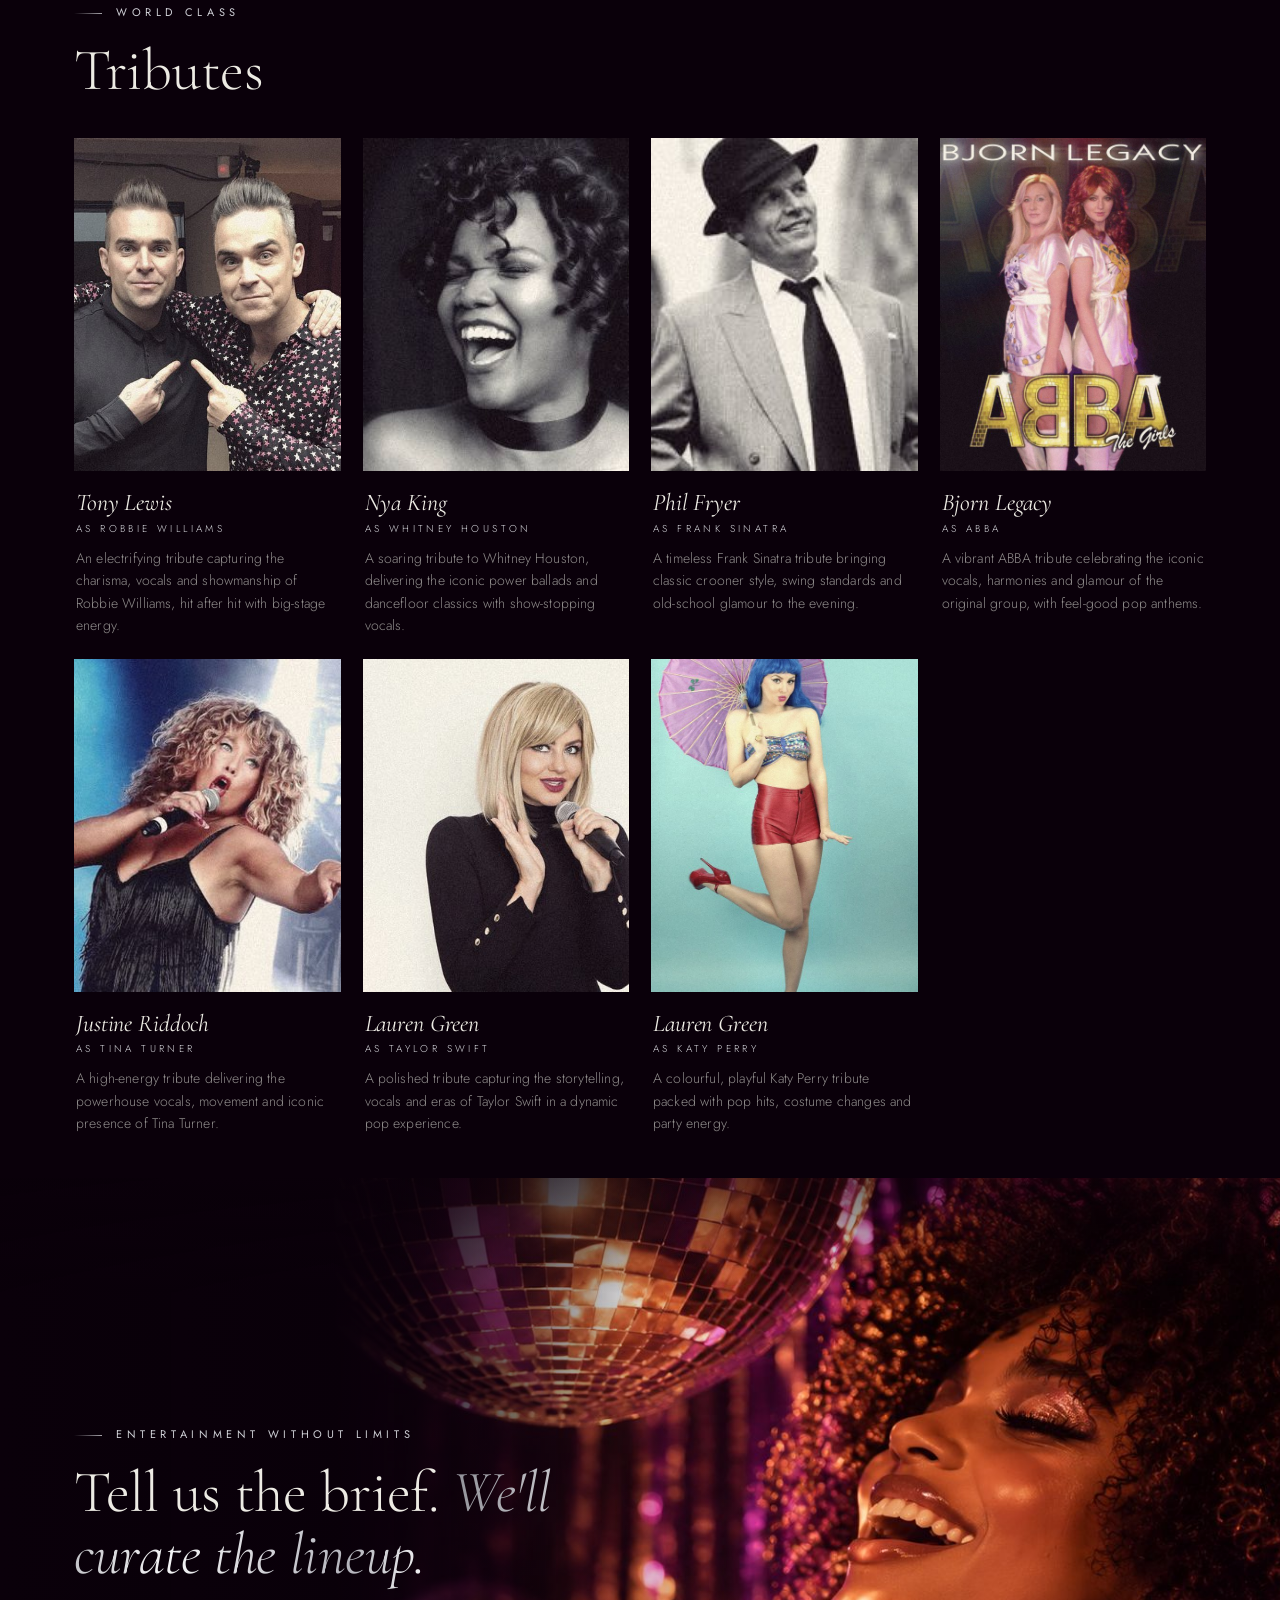
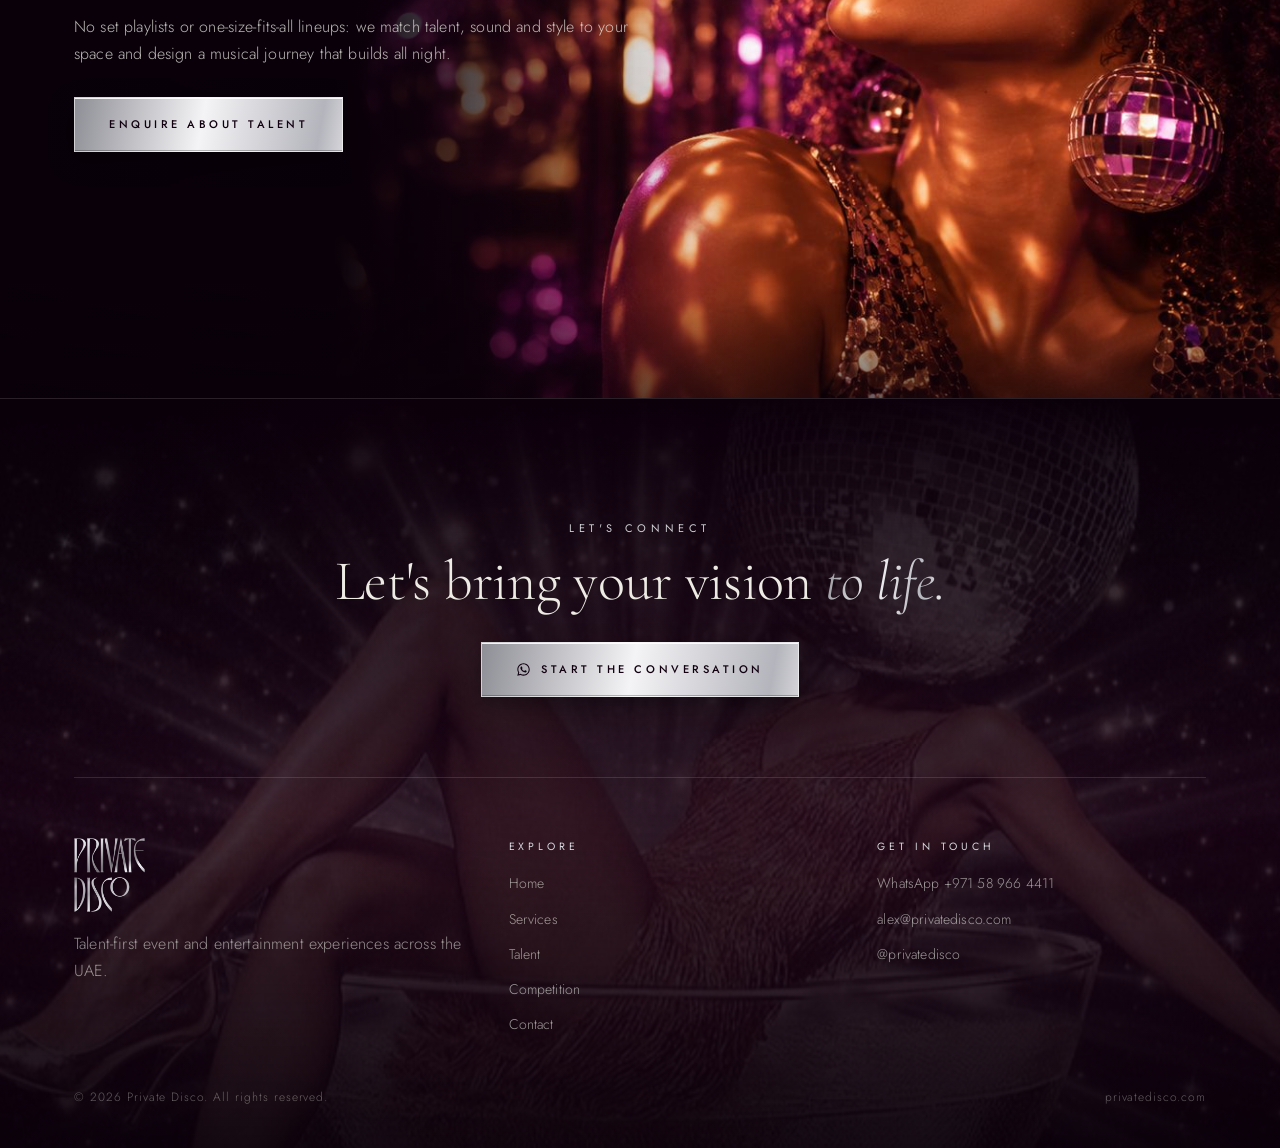
<file: talent.html>
<!doctype html>
<html lang="en">
<head>
<meta charset="utf-8">
<meta name="viewport" content="width=device-width, initial-scale=1">
<title>Talent | Book DJs, Live Bands & Tribute Acts in Dubai | Private Disco</title>
<meta name="description" content="Book world-class local and international DJs, vocalists, live bands and tribute acts for private parties, weddings and brand events in Dubai and across the UAE.">
<link rel="canonical" href="https://privatedisco.com/talent.html">
<meta name="robots" content="index, follow, max-image-preview:large">
<meta property="og:type" content="website">
<meta property="og:site_name" content="Private Disco">
<meta property="og:locale" content="en_AE">
<meta property="og:title" content="Talent | Book DJs, Live Bands & Tribute Acts in Dubai | Private Disco">
<meta property="og:description" content="Book world-class local and international DJs, vocalists, live bands and tribute acts for private parties, weddings and brand events in Dubai and across the UAE.">
<meta property="og:url" content="https://privatedisco.com/talent.html">
<meta property="og:image" content="https://privatedisco.com/assets/og-image.jpg">
<meta property="og:image:width" content="1200">
<meta property="og:image:height" content="630">
<meta name="twitter:card" content="summary_large_image">
<meta name="twitter:title" content="Talent | Book DJs, Live Bands & Tribute Acts in Dubai | Private Disco">
<meta name="twitter:description" content="Book world-class local and international DJs, vocalists, live bands and tribute acts for private parties, weddings and brand events in Dubai and across the UAE.">
<meta name="twitter:image" content="https://privatedisco.com/assets/og-image.jpg">
<link rel="apple-touch-icon" href="assets/icon.png">
<script type="application/ld+json">{"@context": "https://schema.org", "@type": "BreadcrumbList", "itemListElement": [{"@type": "ListItem", "position": 1, "name": "Home", "item": "https://privatedisco.com/"}, {"@type": "ListItem", "position": 2, "name": "Talent", "item": "https://privatedisco.com/talent.html"}]}</script>
<meta name="theme-color" content="#0A000A">
<link rel="icon" href="assets/favicon.png">
<link rel="preconnect" href="https://fonts.googleapis.com"><link rel="preconnect" href="https://fonts.gstatic.com" crossorigin>
<link href="https://fonts.googleapis.com/css2?family=Cormorant+Garamond:ital,wght@0,300;0,400;0,500;1,300;1,400;1,500&family=Jost:wght@300;400;500&display=swap" rel="stylesheet">
<link rel="stylesheet" href="css/style.css?v=20261021121000">
</head>
<body data-page="talent">
<div id="site-header"></div>

<main>
  <div class="page-banner bsplit">
    <div class="banner-bg" style="background-image:url(assets/banners/disco-glass-talent.jpg);background-position:78% 15%"></div>
    <header class="page-hero wrap">
    <p class="eyebrow">Talent first. Always.</p>
    <h1>World-class <span class="metal">talent</span></h1>
    <p>Direct access to local and international artists, booked straight from source. Every artist is selected to match the brief, audience and energy of your event, without compromise.</p>
    <div class="talent-tabs">
      <a class="btn btn-ghost" href="#local">Local talent</a>
      <a class="btn btn-ghost" href="#international">International</a>
      <a class="btn btn-ghost" href="#tributes">Tributes</a>
    </div>
  </header>
  </div>

  <div class="wrap">
    <section class="talent-group" id="local">
      <div class="section-head reveal"><p class="eyebrow">World class</p><h2>Local talent</h2></div>
      <div class="talent-grid">
      <article class="artist reveal"><div class="ph"><img src="assets/talent/mick-willow.jpg" alt="Mick Willow" loading="lazy" width="600" height="750"></div><div class="tx"><h3>Mick Willow</h3><p class="as">Local talent</p><p>A highly respected DJ and tastemaker with deep roots in UK house culture, known for soulful, vocal-led sets that create euphoric dancefloors and feel-good musical storytelling.</p></div></article>
      <article class="artist reveal"><div class="ph"><img src="assets/talent/dane-bowers.jpg" alt="Dane Bowers" loading="lazy" width="600" height="750"></div><div class="tx"><h3>Dane Bowers</h3><p class="as">Local talent</p><p>Chart-topping artist and performer with global recognition, bringing star power, charisma and crowd-pleasing anthems, blending live performance with DJ-led party energy.</p></div></article>
      <article class="artist reveal"><div class="ph"><img src="assets/talent/soul-ninja.jpg" alt="Soul Ninja" loading="lazy" width="600" height="750"></div><div class="tx"><h3>Soul Ninja</h3><p class="as">Local talent</p><p>A versatile DJ celebrated for smooth blends of soul, R&amp;B, funk and party classics. A master of reading the room with high-energy yet refined sets for premium audiences.</p></div></article>
      <article class="artist reveal"><div class="ph"><img src="assets/talent/alex-simmons.jpg" alt="Alex Simmons" loading="lazy" width="600" height="750"></div><div class="tx"><h3>Alex Simmons</h3><p class="as">Local talent</p><p>A dynamic DJ, host and crowd controller with over two decades of experience, specialising in vocal house, disco and party and urban anthems, on the decks and on the mic.</p></div></article>
      <article class="artist reveal"><div class="ph"><img src="assets/talent/rubber.jpg" alt="Rubber" loading="lazy" width="600" height="750"></div><div class="tx"><h3>Rubber</h3><p class="as">Local talent</p><p>A specialist in high-energy Afro and progressive house, trance and drum and bass. Matt Rubin is known for eclectic selections and crowd engagement, perfect for late-night moments.</p></div></article>
      <article class="artist reveal"><div class="ph"><img src="assets/talent/danny-barry.jpg" alt="Danny Barry" loading="lazy" width="600" height="750"></div><div class="tx"><h3>Danny Barry</h3><p class="as">Local talent</p><p>A trusted selector with strong roots in UK dance culture, delivering energetic, groove-driven sets that balance underground credibility with dancefloor-focused music.</p></div></article>
      <article class="artist reveal"><div class="ph"><img src="assets/talent/mark-boyes.jpg" alt="Mark Boyes" loading="lazy" width="600" height="750"></div><div class="tx"><h3>Mark Boyes</h3><p class="as">Local talent</p><p>A seasoned DJ and creative operator with a background in high-end events, providing seamless musical journeys tailored to luxury, corporate and private celebrations.</p></div></article>
      </div>
    </section>

    <section class="talent-group tone tone-a" id="international">
      <div class="section-head reveal"><p class="eyebrow">World class</p><h2>International talent</h2></div>
      <div class="talent-grid">
      <article class="artist reveal"><div class="ph"><img src="assets/talent/majestic.jpg" alt="Majestic" loading="lazy" width="600" height="750"></div><div class="tx"><h3>Majestic</h3><p class="as">International</p><p>One of the UK&#x27;s most recognisable house DJs, delivering feel-good, hands-in-the-air sets packed with classic vocals and modern house energy.</p></div></article>
      <article class="artist reveal"><div class="ph"><img src="assets/talent/sweet-female-attitude.jpg" alt="Sweet Female Attitude" loading="lazy" width="600" height="750"></div><div class="tx"><h3>Sweet Female Attitude</h3><p class="as">International</p><p>Iconic UK garage legends behind timeless anthems, bringing nostalgia, vocal power and authentic UK club culture to any stage.</p></div></article>
      <article class="artist reveal"><div class="ph"><img src="assets/talent/platnum.jpg" alt="Platnum" loading="lazy" width="600" height="750"></div><div class="tx"><h3>Platnum</h3><p class="as">International</p><p>A defining voice of UK R&amp;B and garage, with instantly recognisable hits that resonate across generations and high-impact live performance.</p></div></article>
      <article class="artist reveal"><div class="ph"><img src="assets/talent/beyond-chicago.jpg" alt="Beyond Chicago" loading="lazy" width="600" height="750"></div><div class="tx"><h3>Beyond Chicago</h3><p class="as">International</p><p>A respected house music collective known for deep, soulful, groove-driven sounds: authentic underground house with modern dancefloor appeal.</p></div></article>
      <article class="artist reveal"><div class="ph"><img src="assets/talent/dan-hills.jpg" alt="Dan Hills" loading="lazy" width="600" height="750"></div><div class="tx"><h3>Dan Hills</h3><p class="as">International</p><p>An internationally experienced DJ with a polished, versatile sound, known for sophisticated, high-energy sets across premium venues and festivals.</p></div></article>
      <article class="artist reveal"><div class="ph"><img src="assets/talent/danny-bond.jpg" alt="Danny Bond" loading="lazy" width="600" height="750"></div><div class="tx"><h3>Danny Bond</h3><p class="as">International</p><p>A house music veteran with decades behind the decks, blending classic house foundations with modern rhythms for timeless dancefloor moments.</p></div></article>
      <article class="artist reveal"><div class="ph"><img src="assets/talent/lawrence-james.jpg" alt="Lawrence James" loading="lazy" width="600" height="750"></div><div class="tx"><h3>Lawrence James</h3><p class="as">International</p><p>A dynamic DJ and producer recognised for uplifting house sets, strong crowd connection and polished musicality.</p></div></article>
      <article class="artist reveal"><div class="ph"><img src="assets/talent/luke-tibble.jpg" alt="Luke Tibble" loading="lazy" width="600" height="750"></div><div class="tx"><h3>Luke Tibble</h3><p class="as">International</p><p>A respected UK DJ and producer delivering soulful, groove-led house sets with underground credibility and global dancefloor appeal.</p></div></article>
      </div>
    </section>

    <section class="talent-group" id="tributes">
      <div class="section-head reveal"><p class="eyebrow">World class</p><h2>Tributes</h2></div>
      <div class="talent-grid">
      <article class="artist reveal"><div class="ph"><img src="assets/talent/tony-lewis-robbie.jpg" alt="Tony Lewis" loading="lazy" width="600" height="750"></div><div class="tx"><h3>Tony Lewis</h3><p class="as">as Robbie Williams</p><p>An electrifying tribute capturing the charisma, vocals and showmanship of Robbie Williams, hit after hit with big-stage energy.</p></div></article>
      <article class="artist reveal"><div class="ph"><img src="assets/talent/nya-king-whitney.jpg" alt="Nya King" loading="lazy" width="600" height="750"></div><div class="tx"><h3>Nya King</h3><p class="as">as Whitney Houston</p><p>A soaring tribute to Whitney Houston, delivering the iconic power ballads and dancefloor classics with show-stopping vocals.</p></div></article>
      <article class="artist reveal"><div class="ph"><img src="assets/talent/phil-fryer-frank.jpg" alt="Phil Fryer" loading="lazy" width="600" height="750"></div><div class="tx"><h3>Phil Fryer</h3><p class="as">as Frank Sinatra</p><p>A timeless Frank Sinatra tribute bringing classic crooner style, swing standards and old-school glamour to the evening.</p></div></article>
      <article class="artist reveal"><div class="ph"><img src="assets/talent/bjorn-legacy-abba.jpg" alt="Bjorn Legacy" loading="lazy" width="600" height="750"></div><div class="tx"><h3>Bjorn Legacy</h3><p class="as">as ABBA</p><p>A vibrant ABBA tribute celebrating the iconic vocals, harmonies and glamour of the original group, with feel-good pop anthems.</p></div></article>
      <article class="artist reveal"><div class="ph"><img src="assets/talent/justine-riddoch-tina.jpg" alt="Justine Riddoch" loading="lazy" width="600" height="750"></div><div class="tx"><h3>Justine Riddoch</h3><p class="as">as Tina Turner</p><p>A high-energy tribute delivering the powerhouse vocals, movement and iconic presence of Tina Turner.</p></div></article>
      <article class="artist reveal"><div class="ph"><img src="assets/talent/lauren-green-taylor.jpg" alt="Lauren Green" loading="lazy" width="600" height="750"></div><div class="tx"><h3>Lauren Green</h3><p class="as">as Taylor Swift</p><p>A polished tribute capturing the storytelling, vocals and eras of Taylor Swift in a dynamic pop experience.</p></div></article>
      <article class="artist reveal"><div class="ph"><img src="assets/talent/lauren-green-katy.jpg" alt="Lauren Green" loading="lazy" width="600" height="750"></div><div class="tx"><h3>Lauren Green</h3><p class="as">as Katy Perry</p><p>A colourful, playful Katy Perry tribute packed with pop hits, costume changes and party energy.</p></div></article>
      </div>
    </section>
  </div>

  <section class="who-flow comp-flow talent-flow">
    <div class="cf-bg" role="img" aria-label="Singer laughing under mirror balls with disco-ball earrings" style="background-image:url(assets/photos/singer-discoball.jpg)"></div>
    <div class="wrap wf-wrap">
      <div class="wf-text reveal">
        <p class="eyebrow">Entertainment without limits</p>
        <h2>Tell us the brief. <span class="metal">We'll curate the lineup.</span></h2>
        <p>No set playlists or one-size-fits-all lineups: we match talent, sound and style to your space and design a musical journey that builds all night.</p>
        <a class="btn btn-metal" style="margin-top:30px" href="contact.html#enquiry-tf">Enquire about talent</a>
      </div>
    </div>
  </section>
</main>

<div id="site-footer"></div>
<script src="js/config.js?v=20261021121000"></script>
<script src="js/main.js?v=20261021121000"></script>
</body>
</html>
</file>
<file: css/style.css>
/* PRIVATE DISCO — styles built from the Feb 2023 brand guidelines */
:root{
  --black:#0A000A; --violet:#170012; --violet-2:#18000C;
  --le-grey:#1c181a; --violent-violet:#201226; --purple:#3f234c; --maroon:#431323;
  --offwhite:#E1E1DA; --white:#FFFFFF; --silver:#E7E7E7; --silver-2:#AAAAAA; --steel:#bfbfbf;
  --brass:#9C8155; --brass-2:#DDCCAC; --cream:#d7c2b0;
  --line:rgba(225,225,218,.14);
  --muted:rgba(225,225,218,.66);
  --head:"Cormorant Garamond","Restora",Georgia,serif;
  --body:"Jost","Helvetica Neue",Arial,sans-serif;
  --wrap:1180px;
}
*{box-sizing:border-box;margin:0;padding:0}
html{scroll-behavior:smooth}
body{
  background:var(--black);
  background-image:radial-gradient(120% 80% at 85% 0%,#1d0017 0%,transparent 60%),
                   linear-gradient(180deg,var(--violet) 0%,var(--black) 55%,var(--violet-2) 100%);
  background-attachment:fixed;
  color:var(--offwhite); font-family:var(--body); font-size:16px; line-height:1.7;
  -webkit-font-smoothing:antialiased; overflow-x:hidden;
}
img{max-width:100%;height:auto;display:block}
a{color:inherit;text-decoration:none}
::selection{background:var(--purple);color:var(--white)}

.wrap{max-width:var(--wrap);margin:0 auto;padding-left:24px;padding-right:24px}
.eyebrow{font-family:var(--body);font-size:12px;letter-spacing:.32em;text-transform:uppercase;color:var(--brass-2)}
h1,h2,h3{font-family:var(--head);font-style:italic;font-weight:600;line-height:1.1;color:var(--offwhite);font-variation-settings:"SOFT" 50,"WONK" 0}
h1{font-size:clamp(40px,6vw,76px)}
h2{font-size:clamp(32px,4.4vw,52px)}
h3{font-size:clamp(22px,2.4vw,28px)}
p{color:var(--muted)}
.lead{font-family:var(--body);font-style:normal;font-size:clamp(16px,1.5vw,18px);letter-spacing:.04em;line-height:1.8;color:var(--offwhite)}
.metal{background:linear-gradient(100deg,#9a9a9a 0%,#f4f4f4 35%,#b5b5b5 55%,#ececec 80%,#9c9c9c 100%);
  -webkit-background-clip:text;background-clip:text;color:transparent}
.brass{color:var(--brass-2)}

/* ---------- buttons ---------- */
.btn{display:inline-flex;align-items:center;justify-content:center;gap:10px;padding:15px 28px;border-radius:999px;
  font-family:var(--body);font-size:13px;letter-spacing:.2em;text-transform:uppercase;cursor:pointer;border:1px solid transparent;
  transition:transform .25s ease,background .25s ease,color .25s ease,border-color .25s ease}
.btn:hover{transform:translateY(-2px)}
.btn-metal{background:linear-gradient(100deg,#b9b9b9,#f3f3f3 45%,#c4c4c4);color:#140010}
.btn-metal:hover{background:linear-gradient(100deg,#DDCCAC,#f6ecd8 45%,#c9b38a)}
.btn-ghost{border-color:rgba(225,225,218,.4);color:var(--offwhite);background:transparent}
.btn-ghost:hover{border-color:var(--brass-2);color:var(--brass-2)}
.btn svg{width:18px;height:18px}

/* ---------- header ---------- */
.site-header{position:fixed;inset:0 0 auto 0;z-index:50;transition:background .3s ease,border-color .3s ease;border-bottom:1px solid transparent}
.site-header.scrolled{background:rgba(10,0,10,.86);backdrop-filter:blur(14px);-webkit-backdrop-filter:blur(14px);border-color:var(--line)}
.nav{display:flex;align-items:center;justify-content:space-between;height:78px}
.brand img{height:46px;width:auto}
.nav-links{display:flex;gap:34px;list-style:none;align-items:center}
.nav-links a{font-size:12px;letter-spacing:.24em;text-transform:uppercase;color:var(--muted);transition:color .2s}
.nav-links a:hover,.nav-links a.active{color:var(--offwhite)}
.nav-links a.active{border-bottom:1px solid var(--brass-2);padding-bottom:4px}
.nav-cta{padding:10px 20px!important;border:1px solid rgba(225,225,218,.4);border-radius:999px;color:var(--offwhite)!important}
.nav-cta:hover{border-color:var(--brass-2);color:var(--brass-2)!important}
.menu-btn{display:none;background:none;border:0;color:var(--offwhite);cursor:pointer;width:44px;height:44px}
.menu-btn span{display:block;width:26px;height:1px;background:currentColor;margin:7px auto;transition:transform .3s,opacity .3s}
.menu-open .menu-btn span:nth-child(1){transform:translateY(8px) rotate(45deg)}
.menu-open .menu-btn span:nth-child(2){opacity:0}
.menu-open .menu-btn span:nth-child(3){transform:translateY(-8px) rotate(-45deg)}

@media (max-width:900px){
  .menu-btn{display:block;position:relative;z-index:60}
  .nav-links{position:fixed;inset:0;flex-direction:column;justify-content:center;gap:30px;background:rgba(10,0,10,.97);
    opacity:0;pointer-events:none;transition:opacity .3s}
  .nav-links a{font-size:15px}
  .menu-open .nav-links{opacity:1;pointer-events:auto}
  .brand img{height:40px}
}

/* ---------- hero ---------- */
.hero{min-height:100vh;min-height:100svh;display:grid;grid-template-columns:1.1fr .9fr;align-items:center;gap:40px;padding-top:110px;padding-bottom:60px}
.hero-logo{width:min(290px,62%);margin:26px 0 30px;animation:rise 1.2s cubic-bezier(.2,.7,.2,1) both}
.hero .lead{max-width:520px;margin-bottom:34px}
.hero-actions{display:flex;flex-wrap:wrap;gap:14px}
.hero-photo{position:relative;border-radius:260px 260px 16px 16px;overflow:hidden;aspect-ratio:3/4.3;max-height:78vh;justify-self:end;width:100%;max-width:440px;
  border:1px solid var(--line);animation:rise 1.4s .15s cubic-bezier(.2,.7,.2,1) both}
.hero-photo img{width:100%;height:100%;object-fit:cover;filter:saturate(.9) contrast(1.05)}
.hero-photo::after{content:"";position:absolute;inset:0;background:linear-gradient(180deg,transparent 45%,rgba(10,0,10,.85))}
.hero-photo figcaption{position:absolute;left:24px;bottom:22px;z-index:2;font-size:11px;letter-spacing:.3em;text-transform:uppercase;color:var(--brass-2)}
@keyframes rise{from{opacity:0;transform:translateY(24px)}to{opacity:1;transform:none}}
@media (max-width:900px){
  section{padding:80px 0}
  .hero{grid-template-columns:1fr;text-align:left;padding-top:120px}
  .hero-photo{justify-self:start;max-width:100%;aspect-ratio:4/3.4;border-radius:200px 200px 14px 14px}
}

/* ---------- sections ---------- */
section{padding:110px 0}
.section-head{max-width:720px;margin-bottom:56px}
.section-head h2{margin:14px 0 18px}
.divider{height:1px;background:linear-gradient(90deg,transparent,rgba(225,225,218,.28),transparent);border:0}
.icon-rule{width:150px;opacity:.8;margin:0 auto}
.page-hero{padding:170px 0 70px;text-align:center}
.page-hero h1{margin:16px 0 20px}
.page-hero p{max-width:620px;margin:0 auto}
.page-hero .icon-rule{margin-top:34px}

/* marquee */
.marquee{border-block:1px solid var(--line);overflow:hidden;padding:22px 0;white-space:nowrap}
.marquee-track{display:inline-flex;gap:48px;animation:slide 38s linear infinite}
.marquee span{font-family:var(--body);font-style:normal;font-size:15px;letter-spacing:.32em;text-transform:uppercase;color:var(--steel)}
.marquee i{color:var(--brass);font-style:normal}
@keyframes slide{to{transform:translateX(-50%)}}

/* services grid */
.services{display:grid;grid-template-columns:repeat(3,1fr);gap:22px}
.service{position:relative;padding:40px 34px 36px;border:1px solid var(--line);border-radius:18px;
  background:linear-gradient(160deg,rgba(63,35,76,.35),rgba(23,0,18,.2) 60%);overflow:hidden;transition:border-color .3s,transform .3s}
.service:hover{border-color:rgba(221,204,172,.5);transform:translateY(-4px)}
.service .num{font-family:var(--head);font-style:italic;font-size:15px;color:var(--brass-2)}
.service h3{margin:22px 0 14px}
.service ul{list-style:none;margin-top:22px;display:grid;gap:10px}
.service li{font-size:14px;color:var(--offwhite);padding-left:22px;position:relative}
.service li::before{content:"";position:absolute;left:0;top:11px;width:12px;height:1px;background:var(--brass-2)}
.service .more{display:inline-block;margin-top:28px;font-size:12px;letter-spacing:.22em;text-transform:uppercase;color:var(--brass-2)}
@media (max-width:980px){.services{grid-template-columns:1fr}}

/* venues split */
.venues{display:grid;grid-template-columns:1fr 1fr;gap:22px}
.venue{padding:48px 40px;border-radius:18px;border:1px solid var(--line);min-height:320px;display:flex;flex-direction:column;justify-content:flex-end;position:relative;overflow:hidden}
.venue.yacht{background:linear-gradient(200deg,#2a1636,#0d000b 70%)}
.venue.villa{background:linear-gradient(200deg,#3a1122,#0d000b 70%)}
.venue .big{position:absolute;top:26px;right:30px;font-family:var(--head);font-style:italic;font-size:110px;line-height:1;color:rgba(225,225,218,.06)}
.venue h3{margin:12px 0 10px}
@media (max-width:820px){.venues{grid-template-columns:1fr}}

/* service detail (services page) */
.detail{display:grid;grid-template-columns:.8fr 1.2fr;gap:60px;padding:80px 0;border-top:1px solid var(--line)}
.detail:first-of-type{border-top:0}
.detail h2{margin-top:12px}
.detail .cols{display:grid;grid-template-columns:1fr 1fr;gap:30px;margin-top:30px}
.detail h4{font-family:var(--body);font-size:12px;letter-spacing:.24em;text-transform:uppercase;color:var(--brass-2);margin-bottom:12px;font-weight:400}
.detail ul{list-style:none;display:grid;gap:9px}
.detail li{font-size:15px;color:var(--offwhite);padding-left:22px;position:relative}
.detail li::before{content:"";position:absolute;left:0;top:12px;width:12px;height:1px;background:var(--brass-2)}
@media (max-width:860px){.detail{grid-template-columns:1fr;gap:20px}.detail .cols{grid-template-columns:1fr}}

/* process steps */
.steps{display:grid;grid-template-columns:repeat(4,1fr);gap:22px;counter-reset:s}
.step{border-top:1px solid rgba(221,204,172,.4);padding-top:22px}
.step::before{counter-increment:s;content:"0" counter(s);font-family:var(--head);font-style:italic;color:var(--brass-2);font-size:18px}
.step h3{font-size:22px;margin:10px 0 8px}
.step p{font-size:14px}
@media (max-width:900px){.steps{grid-template-columns:1fr 1fr}}
@media (max-width:520px){.steps{grid-template-columns:1fr}}

/* competition band */
.band{position:relative;border-radius:24px;overflow:hidden;padding:90px 60px;border:1px solid rgba(221,204,172,.25);box-shadow:0 30px 80px rgba(0,0,0,.5);
  background:linear-gradient(90deg,rgba(13,0,11,.92) 0%,rgba(13,0,11,.55) 55%,rgba(13,0,11,.1) 100%),radial-gradient(90% 120% at 0% 100%,rgba(67,19,35,.7),transparent 60%),url(../assets/banners/ball-dark.jpg) right center/cover no-repeat,#0d000b}
.band .inner{position:relative;z-index:1;max-width:620px}
.band h2{margin:14px 0 16px}
.band .btn{margin-top:28px}
@media (max-width:700px){.band{padding:56px 26px;background-position:0 0,0 0,72% center,0 0}.band .inner{text-shadow:0 2px 20px #000}}

/* instagram */
.insta{text-align:center}
.insta .handle{font-family:var(--head);font-style:italic;font-size:clamp(34px,6vw,70px);display:inline-block;margin:10px 0 26px;transition:color .3s}
.insta .handle:hover{color:var(--brass-2)}

/* ---------- forms ---------- */
.form-card{border:1px solid var(--line);border-radius:22px;padding:44px;background:linear-gradient(170deg,rgba(32,18,38,.75),rgba(10,0,10,.6))}
.form-grid{display:grid;grid-template-columns:1fr 1fr;gap:18px}
.field{display:flex;flex-direction:column;gap:8px}
.field.full{grid-column:1/-1}
label,.label{font-size:11px;letter-spacing:.22em;text-transform:uppercase;color:var(--steel)}
label .req{color:var(--brass-2)}
input,select,textarea{color-scheme:dark;width:100%;font:inherit;font-size:16px;color:var(--offwhite);background:rgba(10,0,10,.55);
  border:1px solid rgba(225,225,218,.2);border-radius:12px;padding:14px 16px;outline:none;transition:border-color .2s,box-shadow .2s}
input::placeholder,textarea::placeholder{color:rgba(225,225,218,.35)}
input:focus,select:focus,textarea:focus{border-color:var(--brass-2);box-shadow:0 0 0 3px rgba(221,204,172,.12)}
select{appearance:none;background-image:linear-gradient(45deg,transparent 50%,var(--steel) 50%),linear-gradient(135deg,var(--steel) 50%,transparent 50%);
  background-position:calc(100% - 20px) 50%,calc(100% - 15px) 50%;background-size:5px 5px;background-repeat:no-repeat}
select option{background:#140010}
textarea{min-height:130px;resize:vertical}
input[type=time]::-webkit-calendar-picker-indicator{filter:invert(.85)}
.check{display:flex;gap:12px;align-items:flex-start;font-size:14px;color:var(--muted);text-transform:none;letter-spacing:0}
.check input{width:18px;height:18px;margin-top:4px;accent-color:var(--brass);flex:none}
.form-note{font-size:13px;color:var(--muted);margin-top:14px}
.form-status{margin-top:18px;padding:16px 18px;border-radius:12px;display:none;font-size:15px}
.form-status.show{display:block}
.form-status.ok{background:rgba(221,204,172,.12);border:1px solid rgba(221,204,172,.4);color:var(--brass-2)}
.form-status.err{background:rgba(67,19,35,.5);border:1px solid rgba(200,90,120,.5);color:#f1c8d4}
.invalid{border-color:#c0607e!important}
@media (max-width:640px){.form-card{padding:28px 20px}.form-grid{grid-template-columns:1fr}}

/* ---------- calendar ---------- */
.comp-layout{display:grid;grid-template-columns:.95fr 1.05fr;gap:28px;align-items:start}
@media (max-width:980px){.comp-layout{grid-template-columns:1fr}}
.calendar{border:1px solid var(--line);border-radius:22px;padding:30px;background:linear-gradient(170deg,rgba(63,35,76,.45),rgba(10,0,10,.6));position:sticky;top:100px}
@media (max-width:980px){.calendar{position:static}}
.cal-head{display:flex;align-items:center;justify-content:space-between;margin-bottom:22px}
.cal-title{font-family:var(--head);font-style:italic;font-size:26px}
.cal-nav{display:flex;gap:8px}
.cal-nav button{width:40px;height:40px;border-radius:50%;border:1px solid rgba(225,225,218,.25);background:none;color:var(--offwhite);cursor:pointer;font-size:18px;transition:border-color .2s,color .2s}
.cal-nav button:hover:not(:disabled){border-color:var(--brass-2);color:var(--brass-2)}
.cal-nav button:disabled{opacity:.25;cursor:default}
.cal-grid{display:grid;grid-template-columns:repeat(7,1fr);gap:6px}
.cal-dow{font-size:11px;letter-spacing:.14em;text-transform:uppercase;color:var(--steel);text-align:center;padding-bottom:8px}
.cal-day{aspect-ratio:1;border-radius:50%;border:1px solid transparent;background:none;color:var(--offwhite);font:inherit;font-size:15px;cursor:pointer;transition:background .2s,border-color .2s,color .2s}
.cal-day:hover:not(:disabled){border-color:rgba(221,204,172,.6)}
.cal-day.today{border-color:rgba(225,225,218,.3)}
.cal-day.wknd{color:var(--brass-2)}
.cal-day.sel{background:linear-gradient(135deg,#f3f3f3,#b9b9b9);color:#140010;border-color:transparent}
.cal-day:disabled{color:rgba(225,225,218,.18);cursor:default}
.cal-picked{margin-top:22px;padding-top:18px;border-top:1px solid var(--line);display:flex;justify-content:space-between;align-items:baseline;gap:12px;flex-wrap:wrap}
.cal-picked strong{font-family:var(--head);font-style:italic;font-weight:600;font-size:21px;color:var(--offwhite)}
.cal-picked strong.none{color:rgba(225,225,218,.4)}
.cal-hint{font-size:12px;color:var(--muted)}
.cal-error{border-color:#c0607e}

/* prize list */
.prize{display:grid;grid-template-columns:repeat(3,1fr);gap:18px;margin-top:40px}
.prize div{border:1px solid var(--line);border-radius:16px;padding:26px}
.prize h3{font-size:21px;margin-bottom:6px}
.prize p{font-size:14px}
@media (max-width:820px){.prize{grid-template-columns:1fr}}
.terms{font-size:13px;color:var(--muted)}
.terms li{margin:0 0 6px 18px}

/* ---------- contact ---------- */
.contact-cards{display:grid;grid-template-columns:repeat(3,1fr);gap:20px;margin-bottom:60px}
.c-card{border:1px solid var(--line);border-radius:18px;padding:34px 30px;display:flex;flex-direction:column;gap:14px;transition:border-color .3s,transform .3s;
  background:linear-gradient(170deg,rgba(63,35,76,.35),rgba(10,0,10,.3))}
.c-card:hover{border-color:rgba(221,204,172,.55);transform:translateY(-4px)}
.c-card svg{width:30px;height:30px;color:var(--brass-2)}
.c-card h3{font-size:24px}
.c-card .val{font-size:15px;color:var(--offwhite);word-break:break-word}
.c-card .go{margin-top:auto;font-size:12px;letter-spacing:.22em;text-transform:uppercase;color:var(--brass-2)}
@media (max-width:900px){.contact-cards{grid-template-columns:1fr}}

/* ---------- footer ---------- */
footer{position:relative;overflow:hidden;border-top:1px solid var(--line);padding:120px 0 40px;margin-top:0;background:var(--black)}
footer>.wrap{position:relative;z-index:1}
.foot{display:grid;grid-template-columns:1.2fr 1fr 1fr;gap:40px}
.foot img{height:74px;width:auto;margin-bottom:18px}
.foot h4{font-family:var(--body);font-weight:400;font-size:11px;letter-spacing:.26em;text-transform:uppercase;color:var(--brass-2);margin-bottom:14px}
.foot ul{list-style:none;display:grid;gap:8px}
.foot a{color:var(--muted);font-size:14px;transition:color .2s}
.foot a:hover{color:var(--offwhite)}
.copy{margin-top:50px;font-size:12px;color:rgba(225,225,218,.4);display:flex;justify-content:space-between;flex-wrap:wrap;gap:10px}
@media (max-width:760px){.foot{grid-template-columns:1fr}}

/* floating whatsapp */
.wa-float{position:fixed;right:22px;bottom:22px;z-index:40;width:58px;height:58px;border-radius:50%;display:grid;place-items:center;
  background:linear-gradient(135deg,#f3f3f3,#b5b5b5);color:#140010;box-shadow:0 10px 30px rgba(0,0,0,.5);transition:transform .25s}
.wa-float:hover{transform:scale(1.07)}
.wa-float svg{width:28px;height:28px}

/* reveal on scroll */
.reveal{opacity:0;transform:translateY(26px);transition:opacity .9s ease,transform .9s cubic-bezier(.2,.7,.2,1)}
.reveal.in{opacity:1;transform:none}
@media (prefers-reduced-motion:reduce){*{animation:none!important;transition:none!important}.reveal{opacity:1;transform:none}}

/* =========== sections added from the sales deck =========== */
.split{display:grid;grid-template-columns:1fr 1fr;gap:70px;align-items:center}
.split.rev>.split-media{order:2}
.split-media{border-radius:18px;overflow:hidden;border:1px solid var(--line);aspect-ratio:4/5;max-height:640px}
.split-media img{width:100%;height:100%;object-fit:cover;filter:grayscale(1) contrast(1.05)}
.split h2{margin:14px 0 20px}
.split p+p{margin-top:16px}
.quote{margin-top:28px;padding:22px 26px;border:1px solid rgba(221,204,172,.35);border-radius:14px;font-family:var(--head);font-style:italic;font-size:19px;color:var(--offwhite);line-height:1.5}
.ticks{list-style:none;margin-top:24px;border-top:1px solid var(--line)}
.ticks li{padding:14px 0 14px 30px;border-bottom:1px solid var(--line);position:relative;color:var(--offwhite)}
.ticks li::before{content:"✦";position:absolute;left:2px;top:14px;color:var(--brass-2);font-size:13px}
@media (max-width:900px){.split{grid-template-columns:1fr;gap:34px}.split.rev>.split-media{order:0}.split-media{aspect-ratio:4/3.2}}

/* what we do: circles */
.circles{display:grid;grid-template-columns:repeat(5,1fr);gap:40px 22px}
.circle{text-align:center}
.circle img{width:100%;max-width:170px;aspect-ratio:1;object-fit:cover;border-radius:50%;margin:0 auto 16px;border:1px solid rgba(225,225,218,.25);transition:transform .4s,border-color .4s}
.circle:hover img{transform:scale(1.05);border-color:var(--brass-2)}
.circle h3{font-family:var(--body);font-style:normal;font-weight:600;font-size:12px;letter-spacing:.14em;text-transform:uppercase;line-height:1.5;color:var(--offwhite)}
@media (max-width:980px){.circles{grid-template-columns:repeat(3,1fr)}}
@media (max-width:560px){.circles{grid-template-columns:repeat(2,1fr);gap:30px 16px}}

/* photo cards (events / design) */
.cards{display:grid;grid-template-columns:repeat(5,1fr);gap:16px}
.card{position:relative;border-radius:16px;overflow:hidden;aspect-ratio:3/4.2;border:1px solid var(--line)}
.card img{width:100%;height:100%;object-fit:cover;transition:transform .7s ease}
.card:hover img{transform:scale(1.06)}
.card::after{content:"";position:absolute;inset:0;background:linear-gradient(180deg,transparent 40%,rgba(10,0,10,.92))}
.card span{position:absolute;left:18px;right:18px;bottom:18px;z-index:1;font-family:var(--head);font-style:italic;font-size:19px;line-height:1.25;color:var(--offwhite)}
@media (max-width:1000px){.cards{grid-template-columns:repeat(3,1fr)}}
@media (max-width:620px){.cards{grid-template-columns:repeat(2,1fr)}.card span{font-size:16px;left:14px;bottom:14px}}

/* talent */
.talent-tabs{display:flex;gap:10px;flex-wrap:wrap;justify-content:center;margin-top:30px}
.talent-grid{display:grid;grid-template-columns:repeat(4,1fr);gap:22px}
.artist{border:1px solid var(--line);border-radius:16px;overflow:hidden;background:linear-gradient(180deg,rgba(32,18,38,.8),rgba(10,0,10,.6));display:flex;flex-direction:column}
.artist .ph{aspect-ratio:4/5;overflow:hidden}
.artist img{width:100%;height:100%;object-fit:cover;transition:transform .7s}
.artist:hover img{transform:scale(1.05)}
.artist .tx{padding:20px 20px 24px}
.artist h3{font-size:21px}
.artist .as{font-size:11px;letter-spacing:.2em;text-transform:uppercase;color:var(--brass-2);margin-top:4px}
.artist p{font-size:14px;margin-top:10px;line-height:1.6}
.talent-group{padding-top:90px}
.talent-group:first-of-type{padding-top:20px}
.talent-group .section-head{margin-bottom:36px}
@media (max-width:1000px){.talent-grid{grid-template-columns:repeat(3,1fr)}}
@media (max-width:720px){.talent-grid{grid-template-columns:repeat(2,1fr);gap:14px}.artist .tx{padding:14px 14px 18px}.artist h3{font-size:18px}.artist p{font-size:13px}}

.trio{display:grid;grid-template-columns:repeat(3,1fr);gap:18px}
.trio .card{aspect-ratio:4/3}
@media (max-width:760px){.trio{grid-template-columns:1fr}}

/* clients */
.clients{text-align:center}
.clients img{max-width:900px;width:100%;margin:10px auto 0;opacity:.85}

/* contact person */
.person{display:grid;grid-template-columns:1fr 1fr;gap:0;border:1px solid var(--line);border-radius:22px;overflow:hidden;margin-bottom:40px;
  background:linear-gradient(170deg,rgba(63,35,76,.35),rgba(10,0,10,.3))}
.person .ph img{width:100%;height:100%;object-fit:cover;filter:grayscale(1)}
.person .tx{padding:50px 46px;display:flex;flex-direction:column;justify-content:center}
.person h2{margin:12px 0 6px}
.person .role{color:var(--brass-2);font-size:12px;letter-spacing:.22em;text-transform:uppercase}
.person ul{list-style:none;margin:26px 0 30px;display:grid;gap:10px}
.person li a{color:var(--offwhite);display:flex;gap:12px;align-items:center}
.person li a:hover{color:var(--brass-2)}
.person li svg{width:20px;height:20px;color:var(--brass-2)}
@media (max-width:820px){.person{grid-template-columns:1fr}.person .ph{aspect-ratio:4/3}.person .tx{padding:34px 24px}}
@media (max-width:760px){footer{padding-bottom:100px}}


/* =========== depth, banners & life =========== */
/* page image banners (all pages except home) */
.page-banner{position:relative;overflow:hidden;isolation:isolate;border-bottom:1px solid var(--line)}
.banner-bg{position:absolute;inset:-60px 0;background-size:cover;background-position:center;z-index:-2;will-change:transform}
.page-banner::before{content:"";position:absolute;inset:0;z-index:-1;
  background:radial-gradient(80% 90% at 50% 45%,rgba(10,0,10,.25),rgba(10,0,10,.78) 75%),linear-gradient(180deg,rgba(10,0,10,.5) 0%,rgba(23,0,18,.35) 45%,var(--black) 100%)}
.page-banner.light::before{background:radial-gradient(80% 90% at 50% 45%,rgba(10,0,10,.55),rgba(10,0,10,.9) 75%),linear-gradient(180deg,rgba(10,0,10,.75) 0%,rgba(23,0,18,.6) 45%,var(--black) 100%)}
.page-banner::after{content:"";position:absolute;inset:0;z-index:-1;opacity:.07;pointer-events:none;
  background-image:url("data:image/svg+xml,%3Csvg xmlns='http://www.w3.org/2000/svg' width='160' height='160'%3E%3Cfilter id='n'%3E%3CfeTurbulence type='fractalNoise' baseFrequency='.9' numOctaves='2'/%3E%3C/filter%3E%3Crect width='100%25' height='100%25' filter='url(%23n)'/%3E%3C/svg%3E")}
.page-banner .page-hero{padding:200px 24px 110px;min-height:62vh;display:flex;flex-direction:column;justify-content:center}
.page-banner h1{text-shadow:0 4px 40px rgba(0,0,0,.6)}
.page-banner p{color:rgba(225,225,218,.85)}

@media (max-width:700px){.page-banner .page-hero{padding:150px 20px 80px;min-height:56vh}}

/* footer image + cta */
.foot-bg{position:absolute;inset:-12% 0;background-size:cover;background-position:center 35%;filter:grayscale(.2);z-index:0;transform:scale(1.15);will-change:transform}
footer::before{content:"";position:absolute;inset:0;z-index:1;background:radial-gradient(70% 60% at 50% 30%,rgba(23,0,18,.55),transparent 70%),linear-gradient(180deg,var(--black) 0%,rgba(10,0,10,.8) 20%,rgba(23,0,18,.8) 55%,rgba(10,0,10,.95) 100%)}
footer>.wrap{position:relative;z-index:2}
.foot-cta{text-align:center;padding-bottom:80px;margin-bottom:60px;border-bottom:1px solid var(--line)}
.foot-cta h2{margin:14px 0 30px}

/* shaded full-width bands for depth */
.tone{position:relative;isolation:isolate}
.tone::before{content:"";position:absolute;top:0;bottom:0;left:calc(50% - 50vw);width:100vw;z-index:-1}
.tone-a::before{background:linear-gradient(180deg,rgba(32,18,38,.0),rgba(32,18,38,.75) 18%,rgba(32,18,38,.75) 82%,rgba(32,18,38,0));}
.tone-b::before{background:radial-gradient(70% 90% at 20% 50%,rgba(67,19,35,.55),transparent 70%),linear-gradient(180deg,#0d000c,#150013 50%,#0d000c);border-block:1px solid var(--line)}
.tone-c::before{background:radial-gradient(60% 80% at 85% 30%,rgba(63,35,76,.55),transparent 70%),#0c000b;border-block:1px solid var(--line)}
.tone-d::before{background:linear-gradient(180deg,#1c181a 0%,#141014 100%);border-block:1px solid var(--line)}
section.tone{padding-top:110px;padding-bottom:110px}
@media (max-width:900px){section.tone{padding-top:80px;padding-bottom:80px}}
.panel{border:1px solid var(--line);border-radius:24px;padding:56px;background:linear-gradient(160deg,rgba(63,35,76,.4),rgba(10,0,10,.55));box-shadow:0 30px 80px rgba(0,0,0,.45),inset 0 1px 0 rgba(255,255,255,.05)}
@media (max-width:700px){.panel{padding:30px 20px}}

/* clients: two logo rows gliding in opposite directions */
.clients-panel{text-align:center;overflow:hidden}
.clients-panel h2{margin:14px 0 12px}
.clients-panel .sub{max-width:560px;margin:0 auto 44px}
.logo-rail{overflow:hidden;-webkit-mask-image:linear-gradient(90deg,transparent,#000 12%,#000 88%,transparent);mask-image:linear-gradient(90deg,transparent,#000 12%,#000 88%,transparent);padding:14px 0}
.logo-track{display:flex;width:max-content;animation:rail 60s linear infinite}
.logo-track img{height:60px;width:auto;max-width:none;margin:0;opacity:.85}
.logo-rail.rev .logo-track{animation-direction:reverse;animation-duration:52s}
.logo-rail:hover .logo-track{animation-play-state:paused}
@keyframes rail{to{transform:translateX(-50%)}}
@media (max-width:700px){.logo-track img{height:42px}}

/* scroll progress */
.progress{position:fixed;top:0;left:0;right:0;height:2px;z-index:60;transform-origin:0 50%;transform:scaleX(0);background:linear-gradient(90deg,#9C8155,#DDCCAC,#f3f3f3)}

/* sparkles */
[data-sparkle]{position:relative}
.sparkles{position:absolute;inset:0;pointer-events:none;overflow:hidden;z-index:0}
.sparkles i{position:absolute;border-radius:50%;background:#fff;box-shadow:0 0 8px 2px rgba(255,255,255,.55);opacity:0;animation:twinkle 5s ease-in-out infinite}
.sparkles i.star{background:none;box-shadow:none;width:14px!important;height:14px!important}
.sparkles i.star::before,.sparkles i.star::after{content:"";position:absolute;left:50%;top:50%;background:linear-gradient(90deg,transparent,#fff,transparent);width:14px;height:1px;transform:translate(-50%,-50%)}
.sparkles i.star::after{transform:translate(-50%,-50%) rotate(90deg)}
@keyframes twinkle{0%,100%{opacity:0;transform:scale(.4)}50%{opacity:.9;transform:scale(1)}}
[data-sparkle]>*:not(.sparkles):not(.banner-bg){position:relative;z-index:1}

/* cursor glow */
.cursor-glow{mix-blend-mode:screen;position:fixed;left:0;top:0;width:600px;height:600px;border-radius:50%;pointer-events:none;z-index:0;opacity:0;transition:opacity .6s;
  background:radial-gradient(circle,rgba(221,204,172,.07),rgba(63,35,76,.08) 35%,transparent 65%)}

/* metallic shine sweep on buttons */
.btn{position:relative;overflow:hidden}
.btn-metal::after{content:"";position:absolute;top:0;left:-60%;width:40%;height:100%;background:linear-gradient(100deg,transparent,rgba(255,255,255,.75),transparent);transform:skewX(-20deg);animation:shine 5.5s ease-in-out infinite}
@keyframes shine{0%,70%{left:-60%}100%{left:130%}}

/* hover light on cards */
.service,.artist,.c-card{transition:transform .35s ease,border-color .3s}
.service::after,.artist::after,.c-card::after{content:"";position:absolute;inset:0;pointer-events:none;opacity:0;transition:opacity .3s;
  background:radial-gradient(300px circle at var(--mx,50%) var(--my,50%),rgba(221,204,172,.12),transparent 60%)}
.artist,.c-card{position:relative}
.service:hover::after,.artist:hover::after,.c-card:hover::after{opacity:1}

/* slowly spinning mirror-ball icon accent */
.spin-ball{width:64px;height:64px;border-radius:50%;margin:0 auto 18px;
  background:repeating-linear-gradient(90deg,rgba(255,255,255,.0) 0 7px,rgba(0,0,0,.35) 7px 8px),repeating-linear-gradient(0deg,rgba(255,255,255,.0) 0 7px,rgba(0,0,0,.35) 7px 8px),radial-gradient(circle at 35% 30%,#fff,#c9c9c9 30%,#6d6d6d 70%,#2b2b2b);
  background-size:200% 100%,100% 100%,100% 100%;animation:ballspin 6s linear infinite;box-shadow:0 0 40px rgba(255,255,255,.15)}
@keyframes ballspin{to{background-position:-100% 0,0 0,0 0}}

/* split banners: full photo on the right, text on the left */
.page-banner.bsplit .banner-bg{background-position:right center}
.page-banner.bsplit::before{background:linear-gradient(90deg,rgba(10,0,10,.9) 0%,rgba(10,0,10,.55) 45%,rgba(10,0,10,.05) 75%),linear-gradient(180deg,rgba(10,0,10,.45) 0%,transparent 30%,transparent 70%,var(--black) 100%)}
.page-banner.bsplit .page-hero{text-align:left;align-items:flex-start;max-width:var(--wrap);padding-left:24px;padding-right:24px}
.page-banner.bsplit .page-hero>*{max-width:600px}
.page-banner.bsplit .page-hero p{margin:0}
.page-banner.bsplit .talent-tabs{justify-content:flex-start}
.page-banner.bsplit .prize{margin-left:0;margin-right:0;width:100%;max-width:640px!important;grid-template-columns:1fr 1fr 1fr;gap:12px}
.page-banner.bsplit .prize div{padding:18px;background:rgba(10,0,10,.45);backdrop-filter:blur(6px)}
@media (max-width:900px){
  .page-banner.bsplit .banner-bg{background-position:84% center}
  .page-banner.bsplit::before{background:linear-gradient(180deg,rgba(10,0,10,.55) 0%,rgba(10,0,10,.72) 50%,var(--black) 100%)}
  .page-banner.bsplit .page-hero{text-align:center;align-items:center}
  .page-banner.bsplit .talent-tabs{justify-content:center}
  .page-banner.bsplit .prize{grid-template-columns:1fr}
}
@media (min-width:901px) and (max-width:1240px){
  .page-banner.bsplit .banner-bg{background-position:66% center}
  .page-banner.bsplit .page-hero>*{max-width:46vw}
  .page-banner.bsplit .prize{max-width:46vw!important;grid-template-columns:1fr}
  .page-banner.bsplit .prize div{padding:14px 18px}
  .page-banner.bsplit h1{font-size:clamp(34px,4.4vw,52px)}
  .page-banner.bsplit::before{background:linear-gradient(90deg,rgba(10,0,10,.94) 0%,rgba(10,0,10,.75) 40%,rgba(10,0,10,.1) 70%),linear-gradient(180deg,rgba(10,0,10,.45) 0%,transparent 30%,transparent 70%,var(--black) 100%)}
}

/* safety net: if scripts fail to load, never hide content */
html:not(.js-ok) .reveal{opacity:1!important;transform:none!important}
.page-banner.bsplit .icon-rule{margin-left:0}@media (max-width:900px){.page-banner.bsplit .icon-rule{margin-left:auto}}

/* what we do: photo arches */
.arches{display:grid;grid-template-columns:repeat(5,1fr);gap:48px 26px}
.arch-card{display:flex;flex-direction:column;align-items:center;text-align:center}
.arch{position:relative;width:100%;aspect-ratio:3/4.2;border-radius:999px 999px 10px 10px;overflow:hidden;margin:0 0 22px;
  box-shadow:0 24px 50px rgba(0,0,0,.45);isolation:isolate}
.arch img{width:100%;height:100%;object-fit:cover;transition:transform 1.1s cubic-bezier(.2,.7,.2,1),filter .6s;filter:brightness(.88) contrast(1.05)}
.arch::before{content:"";position:absolute;inset:0;z-index:1;background:linear-gradient(180deg,rgba(10,0,10,0) 55%,rgba(10,0,10,.55));transition:opacity .6s}
.arch::after{content:"";position:absolute;inset:7px;z-index:2;border:1px solid rgba(221,204,172,.45);border-radius:999px 999px 6px 6px;pointer-events:none;transition:inset .6s cubic-bezier(.2,.7,.2,1),border-color .6s}
.arch-card:hover .arch img{transform:scale(1.07);filter:brightness(1.02) contrast(1.05)}
.arch-card:hover .arch::after{inset:12px;border-color:rgba(221,204,172,.85)}
.arch-card:hover .arch::before{opacity:.5}
.arch-num{font-family:var(--head);font-style:italic;font-size:14px;color:var(--brass-2);letter-spacing:.08em;margin-bottom:6px}
.arch-card h3{font-size:21px;line-height:1.2;margin-bottom:8px}
.arch-card p{font-size:13.5px;line-height:1.6;color:rgba(225,225,218,.6);max-width:220px}
@media (max-width:1100px){.arches{grid-template-columns:repeat(3,1fr)}}
@media (max-width:640px){.arches{grid-template-columns:repeat(2,1fr);gap:34px 16px}.arch-card h3{font-size:17px}.arch-card p{font-size:12.5px}.arch{margin-bottom:16px}}


/* =====================================================================
   LUXURY REFINEMENT PASS — restraint, editorial type, square edges
   ===================================================================== */
body{font-weight:300;font-size:16px;letter-spacing:.01em}
p{color:rgba(225,225,218,.62);font-weight:300}
h1,h2,h3{font-family:var(--head);font-variation-settings:normal;letter-spacing:-.005em;color:#EDEBE4}
h1{font-style:normal;font-weight:300;font-size:clamp(46px,6.6vw,92px);line-height:1.02}
h2{font-style:normal;font-weight:300;font-size:clamp(36px,4.6vw,62px);line-height:1.06}
h3{font-style:italic;font-weight:400;font-size:clamp(22px,2.2vw,28px);line-height:1.15}
.metal{background:none;-webkit-background-clip:border-box;background-clip:border-box;color:var(--brass-2);font-style:italic;font-weight:300}
.eyebrow{font-family:var(--body);font-weight:400;font-size:11px;letter-spacing:.42em;color:var(--brass-2)}
.eyebrow::before{content:"";display:inline-block;width:28px;height:1px;background:currentColor;vertical-align:middle;margin-right:14px;opacity:.7}
.page-hero .eyebrow::before,.insta .eyebrow::before,.clients-panel .eyebrow::before,.foot-cta .eyebrow::before{display:none}
.lead{font-family:var(--body);font-weight:300;font-size:clamp(16px,1.35vw,18px);letter-spacing:.02em;line-height:1.85;color:rgba(237,235,228,.82)}

/* sections: more air */
section{padding:150px 0}
section.tone{padding-top:150px;padding-bottom:150px}
.section-head{margin-bottom:70px}
.section-head h2{margin:18px 0 22px}
@media (max-width:900px){section,section.tone{padding-top:96px;padding-bottom:96px}.section-head{margin-bottom:46px}}

/* buttons: slim, square, spaced capitals */
.btn{border-radius:0;padding:17px 34px;font-family:var(--body);font-weight:500;font-size:11px;letter-spacing:.32em;transition:background .35s,color .35s,border-color .35s}
.btn:hover{transform:none}
.btn-metal{background:#EDEBE4;color:#140010;border:1px solid #EDEBE4}
.btn-metal:hover{background:var(--brass-2);border-color:var(--brass-2);color:#140010}
.btn-metal::after{display:none}
.btn-ghost{border:1px solid rgba(237,235,228,.32);color:#EDEBE4}
.btn-ghost:hover{border-color:var(--brass-2);color:var(--brass-2)}
.btn svg{width:15px;height:15px}

/* navigation */
.nav{height:88px}
.nav-links{gap:38px}
.nav-links a{font-weight:400;font-size:11px;letter-spacing:.3em}
.nav-links a.active{border-bottom:0;color:var(--brass-2)}
.nav-cta{border-radius:0!important;padding:11px 22px!important;border-color:rgba(237,235,228,.32)!important}
.site-header.scrolled{background:rgba(10,0,10,.92)}

/* square edges everywhere except the brand arches */
.service,.venue,.band,.panel,.form-card,.calendar,.c-card,.artist,.card,.person,.prize div,.split-media,.trio .card,.contact-cards>*,.page-banner.bsplit .prize div{border-radius:0!important}
.service:hover,.c-card:hover,.artist:hover{transform:none}
.service::after,.artist::after,.c-card::after{display:none}
input,select,textarea{border-radius:0;background:rgba(10,0,10,.35);border-color:rgba(237,235,228,.16);font-family:var(--body);font-weight:300}
.band{box-shadow:none;padding:110px 70px}
@media (max-width:700px){.band{padding:64px 26px}}
.panel{box-shadow:none;background:none;border:0;border-top:1px solid rgba(221,204,172,.22);border-bottom:1px solid rgba(221,204,172,.22);padding:90px 0}
.clients-panel h2{margin:18px 0 16px}
.logo-track img{opacity:.7}

/* marquee: quiet */
.marquee{padding:26px 0;border-color:rgba(221,204,172,.14)}
.marquee span{font-size:12px;letter-spacing:.42em;color:rgba(237,235,228,.55)}
.marquee i{color:var(--brass);font-size:9px;vertical-align:middle}
.marquee-track{gap:56px;animation-duration:60s}

/* home hero */
.hero .lead{max-width:470px}
.hero-photo{border-color:rgba(221,204,172,.25)}
.hero-photo figcaption{letter-spacing:.42em;font-size:10px}

/* ticks → hairline list */
.ticks li{font-weight:300;letter-spacing:.02em}
.ticks li::before{content:"";width:14px;height:1px;background:var(--brass-2);top:26px;left:0}
.ticks li{padding-left:34px}

/* cards & photo tiles: calmer hover */
.card img,.artist img{transition:transform 1.4s cubic-bezier(.2,.7,.2,1)}
.card:hover img,.artist:hover img{transform:scale(1.04)}
.card span{font-family:var(--head);font-style:italic;font-weight:400;font-size:22px}
.artist{background:none;border:0}
.artist .tx{padding:18px 2px 0}
.artist h3{font-size:24px}
.artist .as{font-size:10px;letter-spacing:.34em}
.venue .big{font-weight:300}
.detail h4,.foot h4{font-weight:400;letter-spacing:.38em;font-size:10.5px}
.detail li,.service li{font-weight:300}
.step::before{font-style:italic;font-size:22px}
.step h3{font-size:26px}

/* arches: finer */
.arch{box-shadow:none}
.arch::after{inset:9px;border-color:rgba(221,204,172,.35)}
.arch-card:hover .arch::after{inset:9px;border-color:rgba(221,204,172,.8)}
.arch-card h3{font-size:24px}
.arch-num{font-size:15px}

/* talent filters as text links */
.talent-tabs .btn{padding:12px 22px}

/* calendar */
.cal-title{font-weight:400}
.cal-day{font-weight:300}
.cal-day.sel{background:var(--brass-2);color:#140010}
.cal-picked strong{font-weight:400}

/* footer */
.foot-cta h2{font-size:clamp(34px,4.4vw,58px)}
.copy{letter-spacing:.08em}

/* whatsapp button: discreet */
.wa-float{width:52px;height:52px;background:rgba(10,0,10,.85);color:var(--brass-2);border:1px solid rgba(221,204,172,.45);box-shadow:none;backdrop-filter:blur(8px)}
.wa-float:hover{transform:none;background:var(--brass-2);color:#140010}
.wa-float svg{width:22px;height:22px}

/* reveal: slower, softer */
.reveal{transform:translateY(16px);transition:opacity 1.3s ease,transform 1.3s cubic-bezier(.2,.7,.2,1)}
.panel.clients-panel{padding:70px 0}

/* ===== editorial imagery ===== */
/* band background photo (right side, fading into the text) */
.band{position:relative;overflow:hidden}
.band-bg{position:absolute;top:0;right:0;bottom:0;width:52%;background-size:cover;background-position:center;z-index:0;opacity:.9}
.band-bg::after{content:"";position:absolute;inset:0;background:linear-gradient(90deg,#0d000b 0%,rgba(13,0,11,.55) 38%,rgba(13,0,11,.1) 100%)}
.band:has(.band-bg){background:#0d000b}
.band .inner{position:relative;z-index:1}
@media (max-width:760px){.band-bg{width:100%;opacity:.35}.band-bg::after{background:linear-gradient(180deg,rgba(13,0,11,.4),#0d000b)}}

/* full-bleed statement with dimmed photo */
.statement{position:relative;overflow:hidden;padding:190px 0;text-align:center;isolation:isolate;border-block:1px solid rgba(221,204,172,.14)}
.statement-bg{position:absolute;inset:-60px 0;background-size:cover;background-position:center 35%;z-index:-2;filter:grayscale(.2)}
.statement::before{content:"";position:absolute;inset:0;z-index:-1;background:radial-gradient(60% 80% at 50% 50%,rgba(10,0,10,.62),rgba(10,0,10,.35) 85%),linear-gradient(180deg,rgba(10,0,10,.6),rgba(10,0,10,.1) 50%,rgba(10,0,10,.7))}
.statement-inner{max-width:920px}
.statement blockquote{font-family:var(--head);font-weight:300;font-size:clamp(28px,3.6vw,48px);line-height:1.3;color:#EDEBE4;margin:28px 0 44px}
.statement blockquote em{color:var(--brass-2)}
@media (max-width:700px){.statement{padding:120px 0}}

/* contact: chrome phone + hanging red handset */
.person .ph{background:#0b000a}
.person .ph img{filter:none;object-position:center 30%}
.enquiry-stage{position:relative;padding-top:40px}
.handset{position:absolute;top:-10px;right:max(0px,calc(50% - 560px));width:120px;height:auto;z-index:2;pointer-events:none;
  filter:drop-shadow(0 30px 40px rgba(0,0,0,.6));transform-origin:50% 0;animation:swing 7s ease-in-out infinite alternate}
@keyframes swing{from{transform:rotate(2.5deg)}to{transform:rotate(-2.5deg)}}
@media (max-width:1100px){.handset{display:none}}
@media (prefers-reduced-motion:reduce){.handset{animation:none}}

/* competition terms split */
.terms-split .split-media{aspect-ratio:4/5.4}
.terms-split .split-media img{filter:none}
.terms h2{margin:16px 0 10px}
.terms .ticks li{font-size:15px;line-height:1.6;padding-top:16px;padding-bottom:16px}
.split-media img{filter:none}

/* ===== tighter, even rhythm between sections ===== */
section,section.tone{padding-top:88px;padding-bottom:88px}
.talent-group,.talent-group.tone{padding-top:44px;padding-bottom:44px}
.talent-group:first-of-type{padding-top:20px}
.statement{padding:130px 0}
.detail{padding:64px 0}
.section-head{margin-bottom:52px}
main>section:first-child.hero{padding-bottom:40px}
@media (max-width:900px){
  section,section.tone{padding-top:60px;padding-bottom:60px}
  .talent-group,.talent-group.tone{padding-top:30px;padding-bottom:30px}
  .statement{padding:90px 0}
  .detail{padding:44px 0}
  .section-head{margin-bottom:36px}
}

/* =====================================================================
   CHROME SILVER ACCENTS + MOOD-LIT BACKGROUND
   ===================================================================== */
:root{
  --brass:#9b9ba4; --brass-2:#d8d8de;
  --chrome:linear-gradient(100deg,#8e8e96 0%,#f4f4f6 22%,#b4b4bc 42%,#ffffff 52%,#a7a7af 68%,#e9e9ee 86%,#9a9aa2 100%);
}
.metal{background:var(--chrome);background-size:200% 100%;-webkit-background-clip:text;background-clip:text;color:transparent;font-style:italic}
.eyebrow{color:#cfcfd6}
.eyebrow::before{background:linear-gradient(90deg,transparent,#e9e9ee)}
.arch-num,.svc-num,.step::before,.cal-picked strong{color:#d8d8de}
.statement blockquote em{background:var(--chrome);-webkit-background-clip:text;background-clip:text;color:transparent}

/* buttons: polished chrome */
.btn-metal{background:var(--chrome);background-size:220% 100%;background-position:0 0;color:#120010;border:1px solid rgba(255,255,255,.55);
  box-shadow:inset 0 1px 0 rgba(255,255,255,.9),inset 0 -1px 0 rgba(0,0,0,.25),0 8px 24px rgba(0,0,0,.35);transition:background-position .8s ease,box-shadow .4s}
.btn-metal:hover{background:var(--chrome);background-size:220% 100%;background-position:100% 0;border-color:#fff;color:#120010;box-shadow:inset 0 1px 0 #fff,0 0 26px rgba(230,230,240,.25),0 8px 24px rgba(0,0,0,.35)}
.btn-ghost{border:1px solid rgba(220,220,228,.55);color:#e6e6ec;background:linear-gradient(180deg,rgba(255,255,255,.04),rgba(255,255,255,0))}
.btn-ghost:hover{border-color:#fff;color:#fff;background:linear-gradient(180deg,rgba(255,255,255,.1),rgba(255,255,255,.02))}
.nav-cta{border-color:rgba(220,220,228,.55)!important}
.nav-cta:hover{background:var(--chrome)!important;color:#120010!important;border-color:#fff!important}
.nav-links a.active{color:#fff}
.wa-float{background:var(--chrome);color:#120010;border:1px solid rgba(255,255,255,.6);box-shadow:0 8px 24px rgba(0,0,0,.45)}
.wa-float:hover{background:var(--chrome);color:#120010;filter:brightness(1.08)}
.cal-day.sel{background:var(--chrome);color:#120010}
.ticks li::before,.detail li::before,.service li::before{background:linear-gradient(90deg,#f2f2f5,#8e8e96)}
.arch::after{border-color:rgba(232,232,238,.4)}
.arch-card:hover .arch::after{border-color:rgba(255,255,255,.85)}
.panel{border-color:rgba(220,220,228,.22)}
.svc-grid,.svc-cell{border-color:rgba(220,220,228,.16)}
input:focus,select:focus,textarea:focus{border-color:#e6e6ec;box-shadow:0 0 0 3px rgba(230,230,240,.1)}
.progress{background:var(--chrome)}

/* mood lighting: layered glows that give the whole page depth */
body{background:#0a000a}
body::before{content:"";position:fixed;inset:-10%;z-index:-2;pointer-events:none;
  background:
    radial-gradient(38% 30% at 82% 8%,rgba(118,52,128,.42),transparent 70%),
    radial-gradient(32% 28% at 8% 38%,rgba(86,22,58,.45),transparent 72%),
    radial-gradient(30% 26% at 92% 62%,rgba(70,36,98,.40),transparent 72%),
    radial-gradient(36% 30% at 18% 92%,rgba(96,28,66,.38),transparent 72%),
    radial-gradient(22% 16% at 60% 28%,rgba(235,225,240,.05),transparent 70%),
    linear-gradient(180deg,#140011 0%,#0a000a 45%,#12000f 100%);
  animation:moodDrift 40s ease-in-out infinite alternate}
body::after{content:"";position:fixed;inset:0;z-index:-1;pointer-events:none;opacity:.06;
  background-image:url("data:image/svg+xml,%3Csvg xmlns='http://www.w3.org/2000/svg' width='180' height='180'%3E%3Cfilter id='n'%3E%3CfeTurbulence type='fractalNoise' baseFrequency='.85' numOctaves='2'/%3E%3C/filter%3E%3Crect width='100%25' height='100%25' filter='url(%23n)'/%3E%3C/svg%3E")}
@keyframes moodDrift{from{transform:translate3d(0,0,0) scale(1)}to{transform:translate3d(-2%,1.5%,0) scale(1.05)}}
@media (prefers-reduced-motion:reduce){body::before{animation:none}}
/* sections: soft spotlights instead of flat blocks */
.tone-a::before{background:radial-gradient(60% 70% at 15% 30%,rgba(110,48,120,.28),transparent 70%),radial-gradient(50% 60% at 90% 80%,rgba(84,24,56,.25),transparent 70%)}
.tone-b::before{background:radial-gradient(55% 80% at 85% 40%,rgba(120,40,80,.30),transparent 70%),linear-gradient(180deg,rgba(10,0,10,.5),rgba(20,0,18,.65) 50%,rgba(10,0,10,.5));border-block:1px solid rgba(220,220,228,.08)}
.tone-c::before{background:radial-gradient(55% 80% at 10% 50%,rgba(96,52,128,.30),transparent 70%),rgba(8,0,8,.35);border-block:1px solid rgba(220,220,228,.08)}
.form-card,.calendar,.c-card,.person,.prize div{background:linear-gradient(160deg,rgba(80,40,96,.28),rgba(10,0,10,.55));border-color:rgba(220,220,228,.14);backdrop-filter:blur(6px)}

/* cut-out imagery with built-in mood light */
.cutout{display:flex;align-items:center;justify-content:center;margin:0}
.cutout img{width:100%;max-width:520px;height:auto;filter:drop-shadow(0 30px 60px rgba(0,0,0,.45))}
.detail:last-of-type{padding-bottom:20px}
.hero{min-height:auto;padding-top:150px;padding-bottom:70px!important}
@media (max-width:900px){.hero{padding-top:120px}}
/* statement: whole photo on the right, text on the left */
.statement{text-align:left;padding:150px 0}
.statement-bg{inset:0;background-size:cover;background-position:right center;filter:none}
.statement::before{background:linear-gradient(90deg,rgba(10,0,10,.92) 0%,rgba(10,0,10,.7) 38%,rgba(10,0,10,.05) 68%),linear-gradient(180deg,rgba(10,0,10,.5),transparent 25%,transparent 75%,rgba(10,0,10,.6))}
.statement-inner{max-width:var(--wrap)}
.statement-inner>*{max-width:640px}
.statement blockquote{font-size:clamp(26px,3vw,42px)}
@media (max-width:900px){.statement{text-align:center;padding:100px 0}.statement-bg{background-position:78% center}.statement::before{background:rgba(10,0,10,.72)}.statement-inner>*{margin-left:auto;margin-right:auto}}
.page-banner{border-bottom:0}.page-banner+.marquee{background:rgba(10,0,10,.55);backdrop-filter:blur(6px)}
.terms-split .cutout img{max-width:600px}

/* scrolling banner: chrome border frame */
.marquee{position:relative;border:0;padding:24px 0;
  background:linear-gradient(180deg,rgba(255,255,255,.03),rgba(10,0,10,.55) 50%,rgba(255,255,255,.03))}
.marquee::before,.marquee::after{content:"";position:absolute;left:0;right:0;height:2px;
  background:linear-gradient(90deg,transparent 0%,#8e8e96 12%,#f4f4f6 30%,#b4b4bc 48%,#ffffff 58%,#a7a7af 74%,#e9e9ee 88%,transparent 100%);
  box-shadow:0 0 14px rgba(235,235,245,.25)}
.marquee::before{top:0}
.marquee::after{bottom:0}
.marquee span{color:rgba(237,235,228,.72)}
.marquee i{color:#e9e9ee}

/* ===== sliding site ===== */
/* page enters sliding up, leaves sliding away */
/* main entrance handled by page sliding */
@keyframes pageIn{from{opacity:0;transform:translateY(24px)}to{opacity:1;transform:none}}
body.leaving main,body.leaving footer{opacity:0;transform:translateX(-40px);transition:opacity .35s ease,transform .35s ease}
/* sections glide in from the sides */
.reveal.from-left{transform:translateX(-70px)}
.reveal.from-right{transform:translateX(70px)}
.reveal.in.from-left,.reveal.in.from-right{transform:none}
.reveal{transition-delay:var(--d,0s)}
.reveal{transition:opacity 1.1s ease var(--d,0s),transform 1.1s cubic-bezier(.16,.8,.22,1) var(--d,0s)}

/* sideways sliders */
.slider-wrap{position:relative}
.slider{display:grid!important;grid-auto-flow:column;grid-template-columns:none!important;grid-auto-columns:calc((100% - 66px)/4);gap:22px;
  overflow-x:auto;scroll-snap-type:x mandatory;scroll-behavior:smooth;padding-bottom:6px;scrollbar-width:none;-webkit-overflow-scrolling:touch}
.slider::-webkit-scrollbar{display:none}
.slider>*{scroll-snap-align:start}
.cards.slider{grid-auto-columns:calc((100% - 66px)/4)}
.slider-nav{display:flex;gap:10px;justify-content:flex-end;margin-top:22px}
.slider-nav button{width:48px;height:48px;border-radius:50%;border:1px solid rgba(220,220,228,.5);background:rgba(255,255,255,.03);color:#ededf2;font-size:24px;line-height:1;cursor:pointer;transition:background .3s,color .3s,opacity .3s}
.slider-nav button:hover:not(:disabled){background:var(--chrome);color:#120010}
.slider-nav button:disabled{opacity:.25;cursor:default}
@media (max-width:1000px){.slider,.cards.slider{grid-auto-columns:calc((100% - 22px)/2.3)}}
@media (max-width:620px){.slider,.cards.slider{grid-auto-columns:72%;gap:14px}}
@media (prefers-reduced-motion:reduce){main{animation:none}.reveal.from-left,.reveal.from-right{transform:none}}
.slider-wrap{overflow:hidden;margin:0 -4px;padding:0 4px}.statement,.marquee{max-width:100vw;overflow:hidden}

/* ===== full-page sliding transitions ===== */
@media (prefers-reduced-motion:no-preference){
  html.pd-ready :is(.site-header,main,footer,.wa-float){transition:transform .7s cubic-bezier(.77,0,.18,1),background .3s,border-color .3s!important}
  html.pd-in-next:not(.pd-ready) :is(.site-header,main,footer,.wa-float){transform:translate3d(100vw,0,0);transition:none!important}
  html.pd-in-prev:not(.pd-ready) :is(.site-header,main,footer,.wa-float){transform:translate3d(-100vw,0,0);transition:none!important}
  html.pd-out-next :is(.site-header,main,footer,.wa-float){transform:translate3d(-100vw,0,0)}
  html.pd-out-prev :is(.site-header,main,footer,.wa-float){transform:translate3d(100vw,0,0)}
}
html,body{overflow-x:hidden}

/* ===== services detail blocks: layered panels with depth ===== */
.detail{position:relative;isolation:isolate;margin:28px 0;padding:72px 64px!important;border:1px solid rgba(220,220,228,.12)!important;
  background:radial-gradient(70% 90% at 0% 0%,rgba(110,48,120,.32),transparent 60%),radial-gradient(60% 80% at 100% 100%,rgba(96,28,66,.28),transparent 65%),linear-gradient(160deg,rgba(32,16,38,.85),rgba(10,0,10,.75));
  box-shadow:0 40px 80px -30px rgba(0,0,0,.75),inset 0 1px 0 rgba(255,255,255,.06);overflow:hidden}
.detail::before{content:"";position:absolute;left:0;right:0;top:0;height:1px;background:linear-gradient(90deg,transparent,#e9e9ee 30%,#ffffff 50%,#a7a7af 70%,transparent)}
.detail::after{content:attr(data-num);position:absolute;right:36px;bottom:-34px;font-family:var(--head);font-style:italic;font-weight:300;font-size:260px;line-height:1;
  color:transparent;-webkit-text-stroke:1px rgba(230,230,240,.13);pointer-events:none;z-index:-1}
.detail .cols>div{padding:26px 26px 22px;border:1px solid rgba(220,220,228,.1);background:linear-gradient(180deg,rgba(255,255,255,.035),rgba(255,255,255,.008));
  box-shadow:inset 0 1px 0 rgba(255,255,255,.05),0 18px 40px -24px rgba(0,0,0,.7);backdrop-filter:blur(4px);transition:border-color .4s,transform .4s}
.detail .cols>div:hover{border-color:rgba(230,230,240,.3);transform:translateY(-3px)}
.detail h4{padding-bottom:12px;margin-bottom:16px;border-bottom:1px solid rgba(220,220,228,.12)}
.detail h2{text-shadow:0 10px 40px rgba(0,0,0,.6)}
@media (max-width:860px){.detail{padding:44px 24px!important}.detail::after{font-size:160px;bottom:-30px}}

/* ===== events: expanding panels ===== */
.xpanels{display:flex;gap:12px;height:620px}
.xp{position:relative;flex:1;min-width:0;overflow:hidden;cursor:pointer;border:1px solid rgba(220,220,228,.14);
  transition:flex 1s cubic-bezier(.6,0,.2,1),border-color .5s;outline:none}
.xp.open{flex:4.2;border-color:rgba(235,235,242,.45)}
.xp img{position:absolute;inset:0;width:100%;height:100%;object-fit:cover;transform:scale(1.12);filter:saturate(.8) brightness(.7);transition:transform 1.4s cubic-bezier(.2,.7,.2,1),filter .8s}
.xp.open img{transform:scale(1);filter:saturate(1) brightness(.9)}
.xp-shade{position:absolute;inset:0;background:linear-gradient(180deg,rgba(10,0,10,.25) 0%,rgba(10,0,10,.1) 40%,rgba(10,0,10,.92) 100%),linear-gradient(90deg,rgba(23,0,18,.35),transparent 60%)}
.xp::after{content:"";position:absolute;left:0;right:0;top:0;height:2px;background:var(--chrome);transform:scaleX(0);transform-origin:left;transition:transform .9s cubic-bezier(.6,0,.2,1)}
.xp.open::after{transform:scaleX(1)}
.xp-num{position:absolute;top:22px;left:50%;transform:translateX(-50%);font-family:var(--head);font-style:italic;font-size:18px;color:#d8d8de;transition:opacity .4s}
.xp-vert{position:absolute;bottom:34px;left:50%;transform:translateX(-50%) rotate(180deg);writing-mode:vertical-rl;white-space:nowrap;
  font-size:22px;font-style:italic;color:#ededf2;transition:opacity .4s}
.xp.open .xp-num,.xp.open .xp-vert{opacity:0}
.xp-body{position:absolute;left:0;right:0;bottom:0;padding:40px 44px;opacity:0;transform:translateY(24px);transition:opacity .5s,transform .7s cubic-bezier(.2,.7,.2,1);pointer-events:none}
.xp.open .xp-body{opacity:1;transform:none;transition-delay:.35s;pointer-events:auto}
.xp-n{display:block;font-family:var(--head);font-style:italic;font-size:64px;line-height:1;color:transparent;-webkit-text-stroke:1px rgba(235,235,242,.6);margin-bottom:10px}
.xp-body h3{font-size:clamp(28px,2.6vw,40px);font-style:normal;font-weight:300;margin-bottom:12px}
.xp-body p{max-width:420px;color:rgba(237,235,228,.8);margin-bottom:22px}
@media (max-width:900px){
  .xpanels{flex-direction:column;height:auto;gap:12px}
  .xp,.xp.open{flex:none;height:300px}
  .xp img{transform:none;filter:saturate(.95) brightness(.8)}
  .xp-num,.xp-vert{display:none}
  .xp-body{opacity:1;transform:none;pointer-events:auto;padding:26px 24px}
  .xp-n{font-size:40px}
  .xp::after{transform:scaleX(1)}
}
/* arch titles: match the upright serif headings */
.arch-card h3{font-family:var(--head);font-style:normal;font-weight:400;font-size:25px;letter-spacing:.01em;line-height:1.2}
.arch-num{font-family:var(--body);font-style:normal;font-size:11px;letter-spacing:.32em;color:#cfcfd6}
@media (max-width:640px){.arch-card h3{font-size:19px}}

/* ===== home hero: full-bleed DJ photo fading into the dark ===== */
.hero-full{position:relative;overflow:hidden;isolation:isolate;padding:0}
.hero-bg{position:absolute;top:0;right:0;bottom:0;width:66%;z-index:-1;
  background:url(../assets/photos/hero-dj.jpg) center center/cover no-repeat;
  -webkit-mask-image:linear-gradient(90deg,transparent 0%,rgba(0,0,0,.55) 18%,#000 42%),linear-gradient(180deg,#000 75%,transparent 100%);
  -webkit-mask-composite:source-in;mask-image:linear-gradient(90deg,transparent 0%,rgba(0,0,0,.55) 18%,#000 42%),linear-gradient(180deg,#000 75%,transparent 100%);mask-composite:intersect;
  animation:heroZoom 18s ease-out both}
@keyframes heroZoom{from{transform:scale(1.08)}to{transform:scale(1)}}
.hero-full .hero{display:block;min-height:92vh;padding-top:170px;padding-bottom:90px!important}
.hero-full .hero>div{max-width:640px;position:relative}
@media (max-width:900px){
  .hero-bg{width:100%;opacity:.5;-webkit-mask-image:linear-gradient(180deg,#000 55%,transparent 100%);mask-image:linear-gradient(180deg,#000 55%,transparent 100%)}
  .hero-full .hero{min-height:auto;padding-top:130px;padding-bottom:60px!important}
}
@media (prefers-reduced-motion:reduce){.hero-bg{animation:none}}
.hero-full::before{content:"";position:absolute;left:0;right:0;top:0;height:150px;z-index:0;pointer-events:none;background:linear-gradient(180deg,rgba(10,0,10,.75),transparent)}

/* ===== split photos melt into the page instead of sitting in a box ===== */
.split-media{border:0!important;background:none!important;position:relative;
  -webkit-mask-image:linear-gradient(90deg,transparent 0%,rgba(0,0,0,.5) 12%,#000 28%,#000 72%,rgba(0,0,0,.5) 88%,transparent 100%),linear-gradient(180deg,transparent 0%,#000 14%,#000 78%,transparent 100%);
  -webkit-mask-composite:source-in;
  mask-image:linear-gradient(90deg,transparent 0%,rgba(0,0,0,.5) 12%,#000 28%,#000 72%,rgba(0,0,0,.5) 88%,transparent 100%),linear-gradient(180deg,transparent 0%,#000 14%,#000 78%,transparent 100%);
  mask-composite:intersect}
.split-media img{filter:sepia(.12) saturate(.9) brightness(.96) contrast(1.05)!important}
.split-media::after{content:"";position:absolute;inset:0;pointer-events:none;mix-blend-mode:soft-light;
  background:radial-gradient(ellipse at 40% 35%,rgba(150,80,170,.3),rgba(60,10,50,.45) 75%)}

/* ===== events: revolving roster ===== */
.roster{position:relative}
.rv-stage{position:relative;height:600px;perspective:1600px;transform-style:preserve-3d}
.rv-card{position:absolute;left:50%;top:0;width:min(440px,78vw);height:100%;margin-left:calc(min(440px,78vw)/-2);overflow:hidden;cursor:pointer;
  border:1px solid rgba(220,220,228,.16);box-shadow:0 40px 80px -30px rgba(0,0,0,.85);
  transition:transform 1s cubic-bezier(.6,0,.2,1),opacity 1s,filter 1s;will-change:transform}
.rv-card img{position:absolute;inset:0;width:100%;height:100%;object-fit:cover}
.rv-shade{position:absolute;inset:0;background:linear-gradient(180deg,rgba(10,0,10,.05) 30%,rgba(10,0,10,.92) 100%)}
.rv-card.is-center{border-color:rgba(235,235,242,.5);cursor:default}
.rv-card.is-center::before{content:"";position:absolute;left:0;right:0;top:0;height:2px;background:var(--chrome);z-index:2}
.rv-body{position:absolute;left:0;right:0;bottom:0;padding:32px 34px;z-index:1}
.rv-n{display:block;font-family:var(--head);font-style:italic;font-size:52px;line-height:1;color:transparent;-webkit-text-stroke:1px rgba(235,235,242,.6);margin-bottom:8px}
.rv-body h3{font-style:normal;font-weight:300;font-size:30px;margin-bottom:10px}
.rv-body p,.rv-body .btn{opacity:0;transform:translateY(12px);transition:opacity .5s,transform .6s}
.rv-card.is-center .rv-body p,.rv-card.is-center .rv-body .btn{opacity:1;transform:none;transition-delay:.45s}
.rv-body p{color:rgba(237,235,228,.82);margin-bottom:18px;font-size:15px}
.rv-controls{display:flex;align-items:center;justify-content:center;gap:22px;margin-top:38px}
.rv-controls button{width:52px;height:52px;border-radius:50%;border:1px solid rgba(220,220,228,.5);background:rgba(255,255,255,.03);color:#ededf2;font-size:26px;line-height:1;cursor:pointer;transition:background .3s,color .3s}
.rv-controls button:hover{background:var(--chrome);color:#120010}
.rv-dots{display:flex;gap:10px}
.rv-dots button{width:28px;height:2px;border-radius:0;border:0;padding:0;background:rgba(220,220,228,.25);cursor:pointer}
.rv-dots button.on{background:var(--chrome)}
@media (max-width:700px){.rv-stage{height:500px}.rv-body{padding:24px}.rv-body h3{font-size:24px}.rv-n{font-size:40px}}

/* ===== services arches: revolving roster ===== */
.arch-roster .rv-stage.arches{display:block;height:640px;perspective:1700px;transform-style:preserve-3d;gap:0}
.arch-roster .arch-card{position:absolute;left:50%;top:0;width:300px;margin-left:-150px;cursor:pointer;
  transition:transform 1s cubic-bezier(.6,0,.2,1),opacity 1s,filter 1s;will-change:transform}
.arch-roster .arch-card.is-center{cursor:pointer}
.arch-roster .arch{margin-bottom:22px}
.arch-roster .arch-card p{opacity:0;transform:translateY(10px);transition:opacity .5s,transform .6s}
.arch-roster .arch-card.is-center p{opacity:1;transform:none;transition-delay:.45s}
.arch-roster .arch-card.is-center .arch::after{inset:12px;border-color:rgba(255,255,255,.85)}
.arch-roster .arch-card.is-center .arch{box-shadow:0 30px 80px -30px rgba(0,0,0,.8),0 0 0 1px rgba(235,235,242,.18)}
.arch-roster .rv-controls{margin-top:24px}
@media (max-width:700px){
  .arch-roster .rv-stage.arches{height:520px}
  .arch-roster .arch-card{width:230px;margin-left:-115px}
}
.arch-roster .rv-stage.arches{height:570px}
.arch-roster .arch-card:not(.is-center) h3,.arch-roster .arch-card:not(.is-center) .arch-num{opacity:.55}
@media (max-width:700px){
  .arch-roster .rv-stage.arches{height:450px}
  .arch-roster .rv-controls{gap:14px}
  .arch-roster .rv-prev,.arch-roster .rv-next{width:44px;height:44px;flex:none}
  .arch-roster .rv-dots{gap:5px}
  .arch-roster .rv-dots button{width:12px}
}

/* ===== services arches: continuous banner ===== */
.arch-banner{position:relative;overflow:hidden;margin:0 calc(50% - 50vw);padding:10px 0;
  -webkit-mask-image:linear-gradient(90deg,transparent,#000 8%,#000 92%,transparent);mask-image:linear-gradient(90deg,transparent,#000 8%,#000 92%,transparent)}
.arch-track{display:flex;gap:30px;width:max-content;animation:archLoop 70s linear infinite}
.arch-banner:hover .arch-track{animation-play-state:paused}
.arch-track .arch-card{flex:none;width:260px}
@keyframes archLoop{to{transform:translateX(calc(-50% - 15px))}}
@media (max-width:640px){.arch-track{gap:18px;animation-duration:55s}.arch-track .arch-card{width:190px}@keyframes archLoop{to{transform:translateX(calc(-50% - 9px))}}}
@media (prefers-reduced-motion:reduce){.arch-track{animation:none}.arch-banner{overflow-x:auto}}

/* ===== services banner: framed portrait panels (replaces arch shape) ===== */
.arch-track .arch-card{position:relative;width:280px;text-align:left;align-items:stretch}
.arch-track .arch{aspect-ratio:3/4.4;border-radius:2px;margin:0;box-shadow:0 30px 60px -20px rgba(0,0,0,.7);border:1px solid rgba(220,220,228,.16)}
.arch-track .arch::after{border-radius:0;inset:10px;border-color:rgba(232,232,238,.32)}
.arch-track .arch-card:hover .arch::after{inset:10px;border-color:rgba(255,255,255,.8)}
.arch-track .arch::before{opacity:1;background:linear-gradient(180deg,rgba(10,0,10,0) 40%,rgba(10,0,10,.55) 65%,rgba(10,0,10,.94))}
.arch-track .arch-card:hover .arch::before{opacity:1}
.arch-track .arch-card::before{content:"";position:absolute;left:0;right:0;top:0;height:2px;background:var(--chrome);z-index:4;transform:scaleX(.25);transform-origin:left;transition:transform .8s cubic-bezier(.6,0,.2,1)}
.arch-track .arch-card:hover::before{transform:scaleX(1)}
.arch-track .arch-num,.arch-track .arch-card h3,.arch-track .arch-card p{position:absolute;left:28px;right:28px;z-index:3;margin:0}
.arch-track .arch-num{top:26px;font-size:11px}
.arch-track .arch-card h3{bottom:78px;font-size:26px;line-height:1.15}
.arch-track .arch-card p{bottom:28px;max-width:none;font-size:13px;line-height:1.55;color:rgba(237,235,228,.75);min-height:40px}
@media (max-width:640px){
  .arch-track .arch-card{width:210px}
  .arch-track .arch-num,.arch-track .arch-card h3,.arch-track .arch-card p{left:20px;right:20px}
  .arch-track .arch-card h3{font-size:20px;bottom:66px}
  .arch-track .arch-card p{font-size:12px;bottom:20px}
}

/* ===== full-width title strip ===== */
.title-strip{position:relative;margin:0 calc(50% - 50vw) 64px;padding:clamp(64px,8vw,104px) 24px;text-align:center;overflow:hidden;isolation:isolate}
.title-strip::before,.title-strip::after{content:"";position:absolute;left:0;right:0;height:1px;background:var(--chrome);z-index:2;opacity:.85}
.title-strip::before{top:0}.title-strip::after{bottom:0}
.ts-bg{position:absolute;inset:0;z-index:-2;background-size:cover;background-position:center;filter:saturate(.7) brightness(.42) contrast(1.05);transform:scale(1.04)}
.title-strip > .ts-bg + .ts-inner::before{content:"";position:absolute;inset:0;z-index:-1;
  background:radial-gradient(ellipse 60% 90% at 50% 50%,rgba(10,0,10,.55),rgba(10,0,10,.15) 70%),linear-gradient(90deg,rgba(23,0,18,.85),rgba(23,0,18,.2) 30%,rgba(23,0,18,.2) 70%,rgba(23,0,18,.85))}
.ts-inner{max-width:860px;margin:0 auto}
.ts-inner .eyebrow{justify-content:center}
.ts-inner h2{font-size:clamp(40px,5.4vw,76px);line-height:1.05;margin:16px 0 20px}
.ts-inner > p:not(.eyebrow){max-width:640px;margin:0 auto;color:rgba(237,235,228,.78)}
@media (max-width:640px){.title-strip{margin-bottom:40px}}
.ts-inner .eyebrow::after{content:"";display:inline-block;width:40px;height:1px;background:currentColor;opacity:.6;vertical-align:middle;margin-left:16px}
.ts-inner .eyebrow::after{width:28px;margin-left:14px;opacity:.7;background:linear-gradient(90deg,#e9e9ee,transparent)}
.ts-bg{filter:saturate(.8) brightness(.75) contrast(1.05)}
.split-media img.who-img{object-position:74% center}

/* ===== events: editorial list ===== */
.ev-list{border-top:1px solid transparent;border-image:linear-gradient(90deg,transparent,rgba(235,235,242,.55),transparent) 1}
.ev-row{position:relative;display:grid;grid-template-columns:90px minmax(0,1.25fr) minmax(0,1fr) 64px;align-items:center;gap:36px;padding:42px 12px;cursor:pointer;color:inherit;text-decoration:none;isolation:isolate}
.ev-row::after{content:"";position:absolute;left:0;right:0;bottom:0;height:1px;background:linear-gradient(90deg,transparent,rgba(235,235,242,.28) 15%,rgba(235,235,242,.28) 85%,transparent)}
.ev-row::before{content:"";position:absolute;inset:0;z-index:-1;opacity:0;transition:opacity .6s;
  background:radial-gradient(ellipse 50% 120% at 30% 50%,rgba(140,40,120,.22),transparent 70%)}
.ev-row:hover::before{opacity:1}
.ev-n{font-family:var(--head);font-style:italic;font-size:46px;line-height:1;color:transparent;-webkit-text-stroke:1px rgba(235,235,242,.55);transition:-webkit-text-stroke-color .5s}
.ev-name{font-family:var(--head);font-weight:300;font-style:normal;font-size:clamp(30px,3.3vw,48px);line-height:1.08;margin:0;transition:transform .7s cubic-bezier(.2,.7,.2,1),color .5s}
.ev-desc{margin:0;font-size:15px;line-height:1.7;color:rgba(237,235,228,.62);transition:color .5s}
.ev-go{justify-self:end;width:56px;height:56px;border-radius:50%;border:1px solid rgba(220,220,228,.45);display:grid;place-items:center;font-size:20px;color:#ededf2;transition:background .5s,color .5s,transform .6s cubic-bezier(.2,.7,.2,1)}
.ev-row:hover .ev-name{transform:translateX(14px);color:#fff}
.ev-row:hover .ev-desc{color:rgba(237,235,228,.9)}
.ev-row:hover .ev-n{-webkit-text-stroke-color:#fff}
.ev-row:hover .ev-go{background:var(--chrome);color:#120010;transform:rotate(45deg)}
@media (max-width:900px){
  .ev-row{grid-template-columns:56px 1fr 48px;gap:8px 18px;padding:30px 4px}
  .ev-n{font-size:34px;grid-row:1/3}
  .ev-desc{grid-column:2/3;font-size:14px}
  .ev-go{grid-column:3;grid-row:1/3;width:44px;height:44px;font-size:17px}
  .ev-row:hover .ev-name{transform:none}
}

/* ===== who we are: flowing image ===== */
.who-flow{position:relative;overflow:hidden;isolation:isolate;padding:clamp(90px,10vw,150px) 0;min-height:820px;display:flex;align-items:center}
.wf-blur{position:absolute;inset:-60px;z-index:-3;background-size:cover;background-position:70% center;filter:blur(38px) saturate(1.1) brightness(.42);opacity:.75;
  -webkit-mask-image:linear-gradient(180deg,transparent,#000 22%,#000 78%,transparent);mask-image:linear-gradient(180deg,transparent,#000 22%,#000 78%,transparent)}
.wf-img{position:absolute;top:0;bottom:0;right:0;width:min(1300px,82vw);z-index:-2;background-size:cover;background-position:72% center;
  -webkit-mask:url(../assets/photos/flow-mask.png?v=2) center/100% 100% no-repeat;mask:url(../assets/photos/flow-mask.png?v=2) center/100% 100% no-repeat;
  animation:wfDrift 18s ease-in-out infinite alternate}
@keyframes wfDrift{from{background-position:70% 48%}to{background-position:75% 52%}}
.who-flow::after{content:"";position:absolute;inset:0;z-index:-1;pointer-events:none;
  background:linear-gradient(90deg,rgba(10,0,10,.78) 0%,rgba(10,0,10,.45) 32%,transparent 55%)}
.wf-wrap{width:100%}
.wf-text{max-width:560px}
.wf-text h2{font-size:clamp(40px,4.6vw,66px);line-height:1.06;margin:18px 0 26px}
.wf-text>p:not(.eyebrow){color:rgba(237,235,228,.78)}
@media (max-width:900px){
  .who-flow{display:block;min-height:0;padding:0 0 70px}
  .wf-img{position:relative;width:100%;height:440px;display:block;
    -webkit-mask:linear-gradient(180deg,transparent,#000 14%,#000 62%,transparent);mask:linear-gradient(180deg,transparent,#000 14%,#000 62%,transparent);background-position:70% center}
  .who-flow::after{background:linear-gradient(180deg,transparent 30%,rgba(10,0,10,.5))}
  .wf-text{margin-top:-80px;position:relative}
}
@media (prefers-reduced-motion:reduce){.wf-img{animation:none}}
.wf-blur{filter:blur(44px) saturate(1.1) brightness(.34);opacity:.7}
.who-flow::after{background:linear-gradient(90deg,rgba(10,0,10,.85) 0%,rgba(10,0,10,.55) 35%,transparent 58%)}
.wf-text>p:not(.eyebrow)+p{margin-top:16px}
@media (max-width:900px){.who-flow::after{background:linear-gradient(180deg,transparent 30%,rgba(10,0,10,.5))}}
.band-bg.band-boombox{background-position:center 28%;opacity:1}
.band-bg.band-boombox{background-position:center 40%}
/* competition: same flowing treatment */
.comp-flow{min-height:760px}
.comp-flow .wf-img{width:min(1050px,68vw);background-position:center 38%;animation:none}
.comp-flow .wf-blur{background-position:center 40%}
@media (max-width:900px){.comp-flow .wf-img{width:100%;height:460px;background-position:center 30%}}
.comp-flow .wf-img{width:min(1200px,78vw);background-size:auto 150%;background-repeat:no-repeat;background-position:right 28%}
@media (max-width:900px){.comp-flow .wf-img{width:100%;background-size:cover;background-position:center 30%}}
.comp-flow .wf-img{background-size:cover;background-position:right 30%}
@media (max-width:900px){.comp-flow .wf-img{background-image:url(../assets/photos/boombox-plum.jpg)!important;background-position:center 30%}}
.comp-flow .wf-blur{opacity:.35;background-position:right center;background-size:60% auto;background-repeat:no-repeat;filter:blur(60px) brightness(.35)}
/* performance: pre-blurred images instead of live blur, no repaint animation */
.wf-blur,.comp-flow .wf-blur{filter:none;opacity:.8;background-size:cover;background-repeat:no-repeat}
.comp-flow .wf-blur{opacity:.5;background-size:60% 100%;background-position:right center}
.wf-img{animation:none!important;will-change:auto}
html.pd-ready :is(.site-header,main,footer,.wa-float){transition:transform .45s cubic-bezier(.77,0,.18,1),background .3s,border-color .3s!important}
.comp-flow .wf-blur{display:none}

/* services detail: soft background photo */
.detail.has-photo{overflow:hidden}
.detail-photo{position:absolute;left:0;top:0;bottom:0;width:52%;z-index:-1;background-size:cover;background-position:center 35%;opacity:.55;filter:saturate(.85);
  -webkit-mask-image:radial-gradient(ellipse 70% 70% at 40% 55%,#000 25%,transparent 75%);mask-image:radial-gradient(ellipse 70% 70% at 40% 55%,#000 25%,transparent 75%)}
.detail.has-photo::after{z-index:0}
@media (max-width:860px){.detail-photo{width:100%;opacity:.28;-webkit-mask-image:radial-gradient(ellipse 80% 60% at 50% 30%,#000 20%,transparent 75%);mask-image:radial-gradient(ellipse 80% 60% at 50% 30%,#000 20%,transparent 75%)}}
#av .detail-photo{width:100%;opacity:.5;background-size:cover;
  -webkit-mask-image:radial-gradient(ellipse 60% 85% at 38% 55%,#000 30%,transparent 78%);mask-image:radial-gradient(ellipse 60% 85% at 38% 55%,#000 30%,transparent 78%)}
#decor .detail-photo,#planning .detail-photo{width:100%;opacity:.5;background-size:cover;background-position:center 55%;
  -webkit-mask-image:radial-gradient(ellipse 60% 85% at 38% 55%,#000 30%,transparent 78%);mask-image:radial-gradient(ellipse 60% 85% at 38% 55%,#000 30%,transparent 78%)}
@media (max-width:860px){#decor .detail-photo,#planning .detail-photo{opacity:.28}}

/* services: enquiry buttons + interest picker */
.detail-actions{display:flex;flex-wrap:wrap;gap:14px;margin-top:30px}
.enq-form{max-width:1000px;margin:20px auto 0;scroll-margin-top:110px}
#enquire{scroll-margin-top:100px}
.enq-title{font-size:clamp(32px,3.8vw,52px);margin:12px 0 14px}
.enq-sub{color:rgba(237,235,228,.72);max-width:620px;margin-bottom:28px}
.chips{display:flex;flex-wrap:wrap;gap:12px}
.chip{position:relative;cursor:pointer}
.chip input{position:absolute;opacity:0;pointer-events:none}
.chip span{display:inline-block;padding:12px 20px;border:1px solid rgba(220,220,228,.3);font-size:13.5px;letter-spacing:.04em;color:#e8e6ee;background:rgba(255,255,255,.03);transition:background .3s,color .3s,border-color .3s}
.chip:hover span{border-color:rgba(235,235,242,.7)}
.chip input:checked+span{background:var(--chrome);color:#140010;border-color:transparent}
.chip input:focus-visible+span{outline:1px solid #fff;outline-offset:3px}
.field.full{grid-column:1/-1}
@media (max-width:640px){.chip span{padding:10px 14px;font-size:12.5px}}
.chip,.chip span{text-transform:none;letter-spacing:.03em;font-size:14px}

/* ===== how it works: chrome timeline ===== */
.how-flow{position:relative;padding:clamp(90px,10vw,140px) 0;overflow:hidden;isolation:isolate}
.how-flow::before{content:"";position:absolute;inset:0;z-index:-1;
  background:radial-gradient(ellipse 50% 60% at 20% 40%,rgba(120,40,110,.22),transparent 70%),radial-gradient(ellipse 45% 55% at 85% 70%,rgba(80,40,130,.2),transparent 70%)}
.hw-head{text-align:center;max-width:720px;margin:0 auto 80px}
.hw-head .eyebrow{justify-content:center}
.hw-head .eyebrow::after{content:"";display:inline-block;width:28px;height:1px;margin-left:14px;vertical-align:middle;background:linear-gradient(90deg,#e9e9ee,transparent)}
.hw-head h2{font-size:clamp(40px,5vw,72px);line-height:1.05;margin:16px 0 18px}
.hw-head>p:last-child{color:rgba(237,235,228,.7)}
.hw-line{list-style:none;margin:0;padding:0;display:grid;grid-template-columns:repeat(4,1fr);gap:28px;position:relative}
.hw-line::before{content:"";position:absolute;top:44px;left:12.5%;right:12.5%;height:1px;background:linear-gradient(90deg,transparent,#d9d9e0 15%,#ffffff 50%,#9d9da6 85%,transparent);opacity:.7}
.hw-step{position:relative;text-align:center;padding:0 10px}
.hw-node{position:relative;z-index:1;display:grid;place-items:center;width:88px;height:88px;margin:0 auto 34px;border-radius:50%;
  background:radial-gradient(circle at 35% 30%,rgba(255,255,255,.12),rgba(20,0,18,.95) 70%);border:1px solid rgba(235,235,242,.45);
  box-shadow:0 0 0 8px rgba(13,0,11,.9),0 0 40px rgba(170,110,190,.25);transition:box-shadow .5s,border-color .5s,transform .5s}
.hw-node span{font-family:var(--head);font-style:italic;font-size:34px;line-height:1;color:transparent;-webkit-text-stroke:1px #f2f2f5}
.hw-step:hover .hw-node{transform:translateY(-4px);border-color:#fff;box-shadow:0 0 0 8px rgba(13,0,11,.9),0 0 60px rgba(200,150,220,.45)}
.hw-when{font-size:10.5px;letter-spacing:.38em;text-transform:uppercase;color:#cfcfd6;margin:0 0 12px}
.hw-step h3{font-family:var(--head);font-weight:300;font-style:normal;font-size:clamp(30px,2.6vw,40px);margin:0 0 14px}
.hw-step>p:last-child{font-size:15px;line-height:1.75;color:rgba(237,235,228,.66);max-width:260px;margin:0 auto}
.hw-step:nth-child(2){transition-delay:.12s}.hw-step:nth-child(3){transition-delay:.24s}.hw-step:nth-child(4){transition-delay:.36s}
.hw-cta{text-align:center;margin-top:70px}
@media (max-width:900px){
  .hw-head{text-align:left;margin-bottom:50px}.hw-head .eyebrow{justify-content:flex-start}.hw-head .eyebrow::after{display:none}
  .hw-line{grid-template-columns:1fr;gap:0}
  .hw-line::before{top:0;bottom:0;left:35px;right:auto;width:1px;height:auto;background:linear-gradient(180deg,transparent,#d9d9e0 8%,#fff 50%,#9d9da6 92%,transparent)}
  .hw-step{display:grid;grid-template-columns:70px 1fr;column-gap:22px;text-align:left;padding:0 0 44px}
  .hw-node{grid-row:1/4;width:70px;height:70px;margin:0}
  .hw-node span{font-size:26px}
  .hw-step>p:last-child{margin:0;max-width:none}
  .hw-cta{text-align:left;margin-top:20px}
}
.hw-head{max-width:960px}

/* ===== competition terms: photo flowing in from the left ===== */
.terms-flow{position:relative;overflow:hidden;isolation:isolate;padding:clamp(90px,10vw,140px) 0;min-height:760px;display:flex;align-items:center}
.tf-img{position:absolute;top:0;bottom:0;left:0;width:min(1250px,80vw);z-index:-2;background-size:cover;background-position:30% center;
  -webkit-mask:url(../assets/photos/flow-mask.png?v=2) center/100% 100% no-repeat;mask:url(../assets/photos/flow-mask.png?v=2) center/100% 100% no-repeat;transform:scaleX(-1)}
.terms-flow::after{content:"";position:absolute;inset:0;z-index:-1;pointer-events:none;background:linear-gradient(270deg,rgba(10,0,10,.88) 0%,rgba(10,0,10,.6) 38%,transparent 60%)}
.terms-flow .wrap{width:100%;display:flex;justify-content:flex-end}
.terms-flow .terms{max-width:620px}
@media (max-width:900px){
  .terms-flow{display:block;min-height:0;padding:0 0 70px}
  .tf-img{position:relative;width:100%;height:380px;display:block;transform:none;background-position:30% center;
    -webkit-mask:linear-gradient(180deg,transparent,#000 14%,#000 60%,transparent);mask:linear-gradient(180deg,transparent,#000 14%,#000 60%,transparent)}
  .terms-flow::after{background:linear-gradient(180deg,transparent 30%,rgba(10,0,10,.5))}
  .terms-flow .terms{margin-top:-60px;position:relative}
}
.tf-img{transform:none;width:min(1150px,72vw);background-position:22% center;
  -webkit-mask:url(../assets/photos/flow-mask-left.png) center/100% 100% no-repeat;mask:url(../assets/photos/flow-mask-left.png) center/100% 100% no-repeat}
.terms-flow::after{background:linear-gradient(270deg,rgba(10,0,10,.9) 0%,rgba(10,0,10,.65) 34%,transparent 55%)}
.terms-flow .terms{max-width:560px}
@media (max-width:900px){.tf-img{width:100%;-webkit-mask:linear-gradient(180deg,transparent,#000 14%,#000 60%,transparent);mask:linear-gradient(180deg,transparent,#000 14%,#000 60%,transparent)}}
.tf-faint{position:absolute;inset:0;z-index:-3;background-size:cover;background-position:center;opacity:.32;filter:saturate(.8);
  -webkit-mask-image:linear-gradient(180deg,transparent,#000 18%,#000 82%,transparent);mask-image:linear-gradient(180deg,transparent,#000 18%,#000 82%,transparent)}
.terms-flow::after{background:linear-gradient(270deg,rgba(10,0,10,.72) 0%,rgba(10,0,10,.5) 38%,transparent 60%)}
@media (max-width:900px){.tf-faint{opacity:.18}}
.tf-img{width:100%;background-position:left center;-webkit-mask:url(../assets/photos/flow-mask-left.png) left center/72% 100% no-repeat;mask:url(../assets/photos/flow-mask-left.png) left center/72% 100% no-repeat}
.tf-faint{background-position:left center}
@media (max-width:900px){.tf-img{background-position:30% center;-webkit-mask:linear-gradient(180deg,transparent,#000 14%,#000 60%,transparent);mask:linear-gradient(180deg,transparent,#000 14%,#000 60%,transparent)}}
.bespoke-flow .tf-img{background-position:left center;-webkit-mask:url(../assets/photos/flow-mask-left.png) left center/78% 100% no-repeat;mask:url(../assets/photos/flow-mask-left.png) left center/78% 100% no-repeat}
@media (max-width:900px){.bespoke-flow .tf-img{background-position:20% center;-webkit-mask:linear-gradient(180deg,transparent,#000 14%,#000 60%,transparent);mask:linear-gradient(180deg,transparent,#000 14%,#000 60%,transparent)}}
.bespoke-flow .tf-img{background-size:auto 100%;background-repeat:no-repeat;background-position:left center}
.bespoke-flow .terms>p:not(.eyebrow){font-size:16px;line-height:1.75;color:rgba(237,235,228,.75);margin:6px 0 24px}
@media (max-width:900px){.bespoke-flow .tf-img{background-size:cover}}
.band-bg.band-plan{width:100%;opacity:1;background-position:right center}
.band-bg.band-plan::after{background:linear-gradient(90deg,#0d000b 0%,rgba(13,0,11,.82) 32%,rgba(13,0,11,.25) 62%,rgba(13,0,11,.05) 100%)}
@media (max-width:760px){.band-bg.band-plan{opacity:.55;background-position:75% center}.band-bg.band-plan::after{background:linear-gradient(180deg,rgba(13,0,11,.35),#0d000b 85%)}}
/* competition: full-bleed background */
.comp-flow{min-height:820px}
.comp-flow .cf-bg{position:absolute;inset:0;z-index:-2;background-size:cover;background-position:right center}
.comp-flow::after{background:linear-gradient(90deg,rgba(10,0,10,.95) 0%,rgba(10,0,10,.82) 30%,rgba(10,0,10,.35) 55%,rgba(10,0,10,.05) 75%),linear-gradient(180deg,rgba(10,0,10,.6) 0%,transparent 14%,transparent 86%,rgba(10,0,10,.6) 100%)}
@media (max-width:900px){
  .comp-flow{display:flex;min-height:640px;padding:80px 0}
  .comp-flow .cf-bg{background-position:72% center}
  .comp-flow::after{background:linear-gradient(180deg,rgba(10,0,10,.35) 0%,rgba(10,0,10,.8) 55%,rgba(10,0,10,.95) 100%)}
  .comp-flow .wf-text{margin-top:180px}
}
.comp-flow .cf-bg{left:26%;background-position:62% center;-webkit-mask-image:linear-gradient(90deg,transparent 0%,#000 32%);mask-image:linear-gradient(90deg,transparent 0%,#000 32%)}
.comp-flow::after{background:linear-gradient(90deg,rgba(10,0,10,.6) 0%,rgba(10,0,10,.35) 35%,transparent 60%),linear-gradient(180deg,rgba(10,0,10,.6) 0%,transparent 14%,transparent 86%,rgba(10,0,10,.6) 100%)}
@media (max-width:900px){.comp-flow .cf-bg{left:0;-webkit-mask-image:none;mask-image:none;background-position:72% center}.comp-flow::after{background:linear-gradient(180deg,rgba(10,0,10,.35) 0%,rgba(10,0,10,.8) 55%,rgba(10,0,10,.95) 100%)}}
.talent-flow .cf-bg{background-position:75% 30%}
.ts-bg{filter:none;transform:none;background-position:center}
.title-strip > .ts-bg + .ts-inner::before{background:radial-gradient(ellipse 45% 70% at 50% 50%,rgba(10,0,10,.45),transparent 75%)}
.title-strip{padding:clamp(80px,9vw,130px) 24px}
@media (max-width:640px){.ts-bg{background-position:72% center;opacity:.7}}
@media (max-width:640px){.ts-bg{opacity:.5}}
.plan-flow{min-height:700px}.plan-flow .cf-bg{background-position:center 60%}
.plan-flow .cf-bg{left:0;background-position:right 60%;-webkit-mask-image:none;mask-image:none}.plan-flow::after{background:linear-gradient(90deg,rgba(10,0,10,.95) 0%,rgba(10,0,10,.8) 28%,rgba(10,0,10,.3) 55%,transparent 75%),linear-gradient(180deg,rgba(10,0,10,.6) 0%,transparent 14%,transparent 86%,rgba(10,0,10,.6) 100%)}@media (max-width:900px){.plan-flow .cf-bg{background-position:82% center}.plan-flow::after{background:linear-gradient(180deg,rgba(10,0,10,.25) 0%,rgba(10,0,10,.8) 55%,rgba(10,0,10,.95) 100%)}}
/* venues: photo backgrounds */
.venue{min-height:460px;border-color:rgba(220,220,228,.16);isolation:isolate}
.venue.yacht{background:url(../assets/photos/venue-yacht.jpg) center/cover no-repeat}
.venue.villa{background:url(../assets/photos/venue-villa.jpg) center/cover no-repeat}
.venue::before{content:"";position:absolute;inset:0;z-index:-1;background:linear-gradient(180deg,rgba(10,0,10,.05) 25%,rgba(10,0,10,.55) 60%,rgba(10,0,10,.92) 100%);transition:opacity .5s}
.venue .big{color:rgba(235,235,242,.14)}
.venue>p:last-child{color:rgba(237,235,228,.82)}
@media (max-width:820px){.venue{min-height:380px}}

/* contact: Alex over full-width phone photo */
.person-flow{position:relative;overflow:hidden;isolation:isolate;min-height:640px;display:flex;align-items:center;padding:100px 0;margin-bottom:40px}
.pf-bg{position:absolute;inset:0;z-index:-2;background-size:cover;background-position:left center}
.person-flow::after{content:"";position:absolute;inset:0;z-index:-1;pointer-events:none;background:linear-gradient(90deg,transparent 35%,rgba(10,0,10,.55) 60%,rgba(10,0,10,.75) 100%),linear-gradient(180deg,rgba(10,0,10,.7) 0%,transparent 16%,transparent 84%,rgba(10,0,10,.7) 100%)}
.pf-wrap{width:100%;display:flex;justify-content:flex-end}
.person-tx{max-width:480px;width:100%}
.person-tx h2{font-size:clamp(40px,4.6vw,64px);margin:14px 0 6px}
.person-tx .role{color:#cfcfd6;font-size:12px;letter-spacing:.32em;text-transform:uppercase}
.person-tx ul{list-style:none;margin:30px 0 34px;padding:0;display:grid;gap:0;border-top:1px solid rgba(220,220,228,.16)}
.person-tx li{border-bottom:1px solid rgba(220,220,228,.16)}
.person-tx li a{color:var(--offwhite);display:flex;gap:14px;align-items:center;padding:16px 0;transition:color .3s,padding .4s}
.person-tx li a:hover{color:#fff;padding-left:8px}
.person-tx li svg{width:20px;height:20px;color:#d8d8de}
@media (max-width:900px){
  .person-flow{display:block;min-height:0;padding:0 0 60px}
  .pf-bg{position:relative;height:340px;-webkit-mask-image:linear-gradient(180deg,#000 60%,transparent);mask-image:linear-gradient(180deg,#000 60%,transparent)}
  .person-flow::after{display:none}
  .person-tx{margin-top:-30px;position:relative}
}
.sr-only{position:absolute!important;width:1px;height:1px;padding:0;margin:-1px;overflow:hidden;clip:rect(0,0,0,0);white-space:nowrap;border:0}
.hero-h1{margin:0;font-size:inherit;line-height:0}
.enquiry-stage{display:block!important;grid-template-columns:none!important}.enquiry-stage .form-card{margin:0 auto!important;max-width:900px}

/* ===== competition video (lazy YouTube) ===== */
.vid-sec{position:relative;padding:clamp(80px,9vw,130px) 0;overflow:hidden;isolation:isolate}
.vid-sec::before{content:"";position:absolute;inset:0;z-index:-1;background:radial-gradient(ellipse 40% 60% at 72% 50%,rgba(150,60,150,.28),transparent 70%)}
.vid-wrap{display:grid;grid-template-columns:1.1fr .9fr;gap:70px;align-items:center}
.vid-text h2{font-size:clamp(38px,4.4vw,62px);line-height:1.06;margin:16px 0 22px}
.vid-text>p:not(.eyebrow){color:rgba(237,235,228,.75);max-width:520px}
.vid-frame{justify-self:center;width:min(340px,100%);aspect-ratio:9/16;position:relative;padding:10px;border:1px solid rgba(235,235,242,.35);background:linear-gradient(160deg,rgba(255,255,255,.06),rgba(255,255,255,.01));box-shadow:0 40px 90px -30px rgba(0,0,0,.85),0 0 60px rgba(170,110,190,.18)}
.vid-frame::before{content:"";position:absolute;left:10px;right:10px;top:-1px;height:2px;background:var(--chrome)}
.yt-lite,.vid-frame iframe{display:block;width:100%;height:100%;border:0;padding:0;background:#0d000b;position:relative;overflow:hidden;cursor:pointer}
.yt-lite img{width:100%;height:100%;object-fit:cover;transition:transform 1s cubic-bezier(.2,.7,.2,1),filter .6s;filter:brightness(.85)}
.yt-lite:hover img{transform:scale(1.04);filter:brightness(1)}
.yt-play{position:absolute;left:50%;top:50%;transform:translate(-50%,-50%);width:78px;height:78px;border-radius:50%;display:grid;place-items:center;background:var(--chrome);color:#140010;box-shadow:0 0 0 10px rgba(255,255,255,.08),0 10px 40px rgba(0,0,0,.6);transition:transform .4s}
.yt-play svg{width:30px;height:30px;margin-left:4px}
.yt-lite:hover .yt-play{transform:translate(-50%,-50%) scale(1.08)}
.yt-label{position:absolute;left:0;right:0;bottom:22px;text-align:center;font-size:11px;letter-spacing:.38em;text-transform:uppercase;color:#f2f2f5}
@media (max-width:900px){.vid-wrap{grid-template-columns:1fr;gap:44px}.vid-frame{width:min(300px,82vw)}}
/* autoplay promo video */
.yt-auto{position:relative;width:100%;height:100%;overflow:hidden;background:#0d000b}
.yt-auto .yt-poster,.yt-auto iframe{position:absolute;inset:0;width:100%;height:100%;border:0}
.yt-auto .yt-poster{object-fit:cover;z-index:2;transition:opacity .8s}
.yt-auto iframe{z-index:1;pointer-events:none;transform:scale(1.02)}
.yt-auto.is-playing .yt-poster{opacity:0}
.yt-sound{position:absolute;z-index:3;left:50%;bottom:20px;transform:translateX(-50%);display:flex;align-items:center;gap:10px;padding:11px 18px;border:1px solid rgba(235,235,242,.5);background:rgba(10,0,10,.55);backdrop-filter:blur(6px);color:#f2f2f5;font-size:10.5px;letter-spacing:.3em;text-transform:uppercase;cursor:pointer;white-space:nowrap;transition:background .3s,color .3s}
.yt-sound svg{width:16px;height:16px}
.yt-sound:hover,.yt-auto.sound-on .yt-sound{background:var(--chrome);color:#140010;border-color:transparent}
.cards .card span::before{content:"";display:block;width:34px;height:1px;background:linear-gradient(90deg,#f2f2f5,#9d9da6);margin-bottom:14px}
/* contact: Typeform slot */
.tf-slot{min-height:200px;border:1px solid rgba(220,220,228,.14);background:#fff;overflow:hidden;display:flex;align-items:center;justify-content:center}
.tf-slot [data-tf-widget],.tf-slot iframe{width:100%}
.tf-wait{color:rgba(237,235,228,.65);text-align:center;padding:40px 24px;margin:0;max-width:520px}
.tf-alt{margin:22px 0 0;font-size:14px;color:rgba(237,235,228,.65)}
.tf-alt a{color:#f2f2f5;border-bottom:1px solid rgba(242,242,245,.4);cursor:pointer}
@media (max-width:640px){.tf-slot [data-tf-widget]{height:560px!important}}

/* mobile menu: always cover the full screen, even when scrolled */
@media (max-width:900px){
  body.menu-open{overflow:hidden}
  .menu-open .site-header{backdrop-filter:none!important;-webkit-backdrop-filter:none!important;transform:none!important;background:transparent!important;border-color:transparent!important}
  .nav-links{inset:0;width:100vw;height:100vh;height:100dvh;z-index:55;background:#0a000a}
  .menu-open .brand{position:relative;z-index:60}
}
</file>
